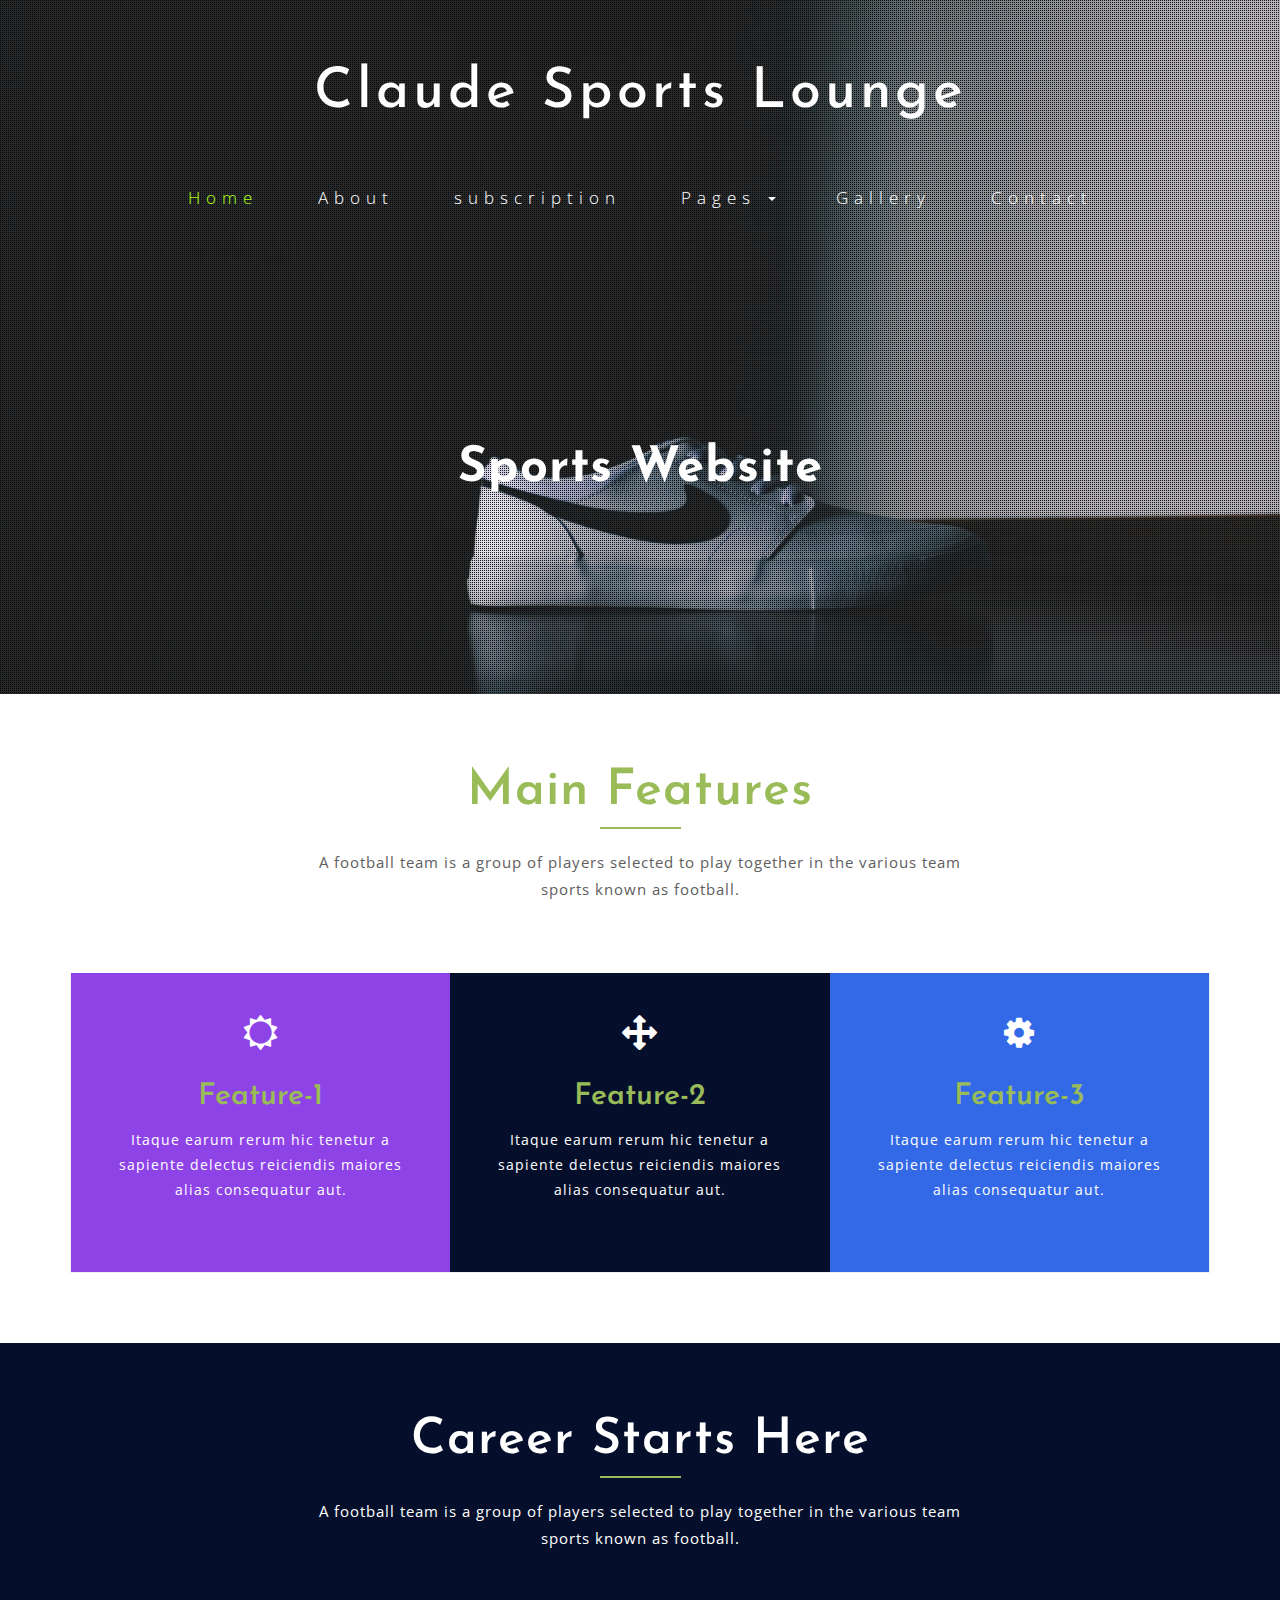
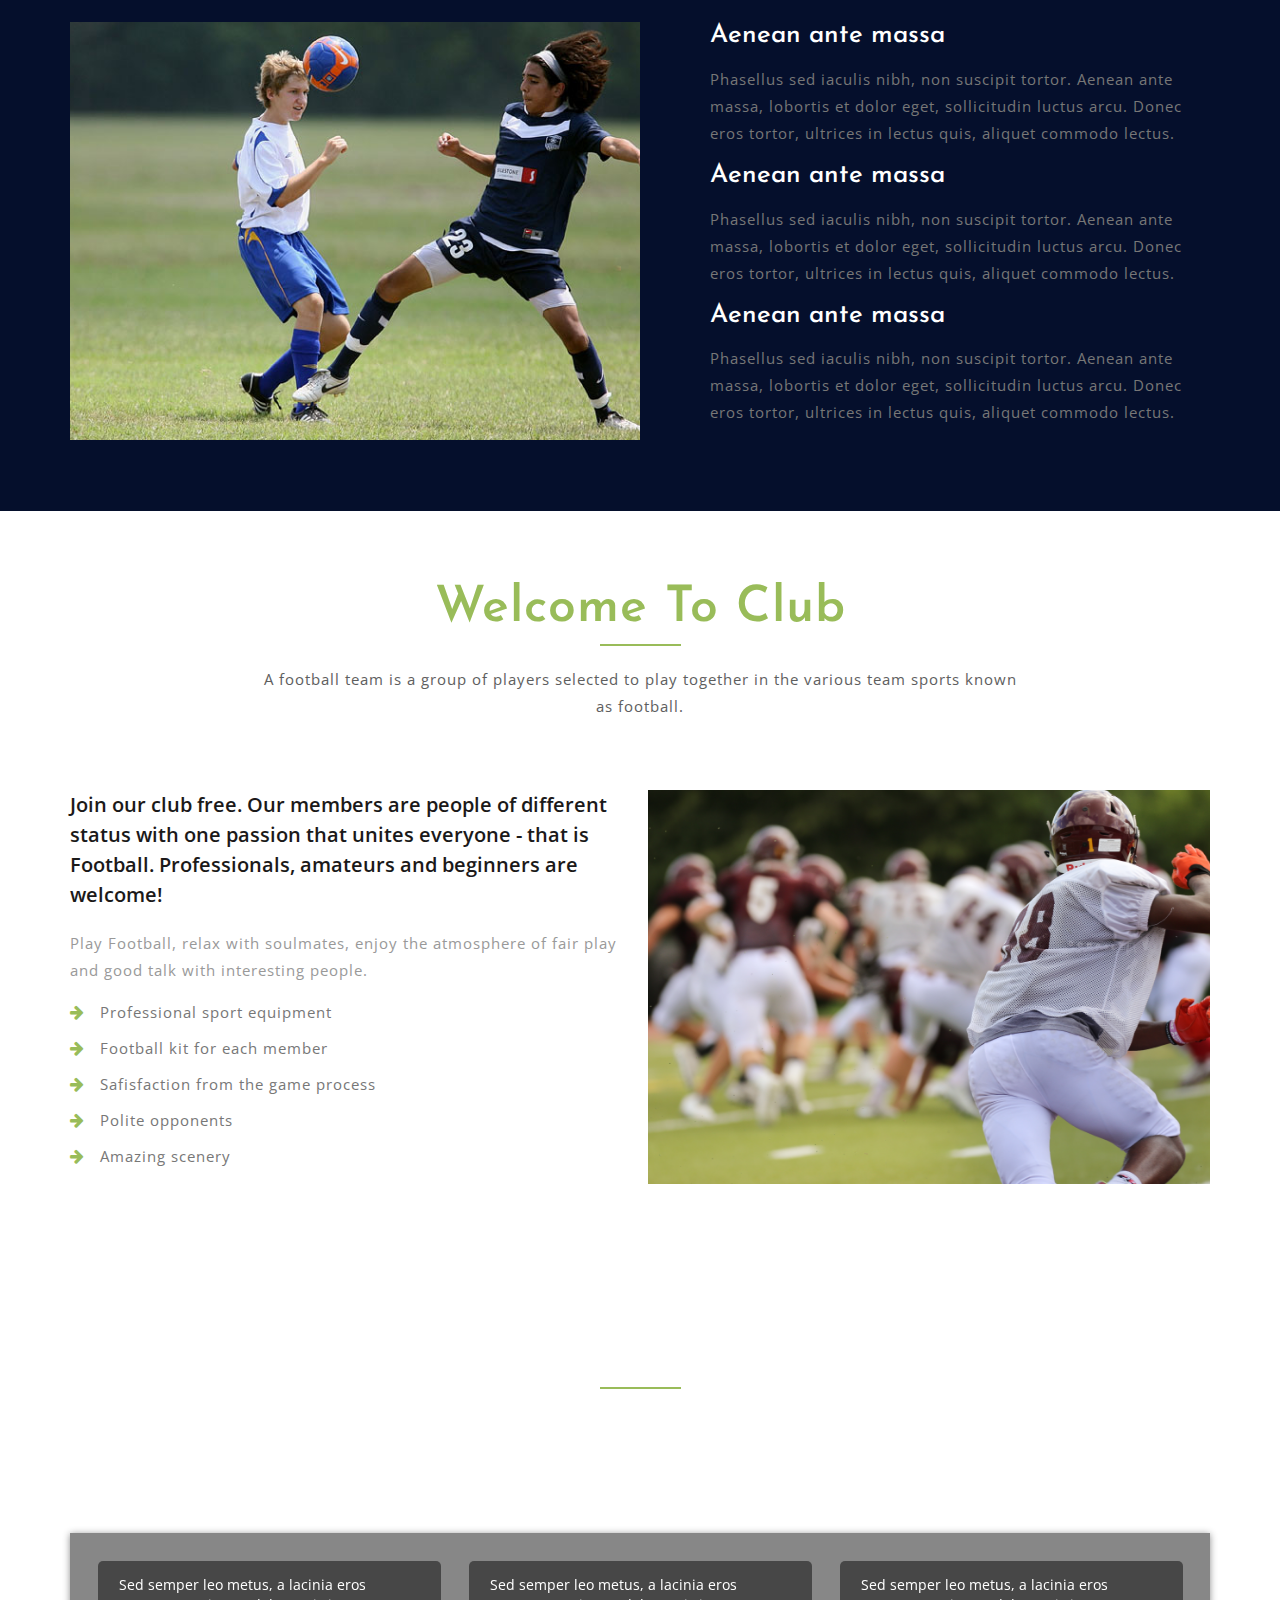
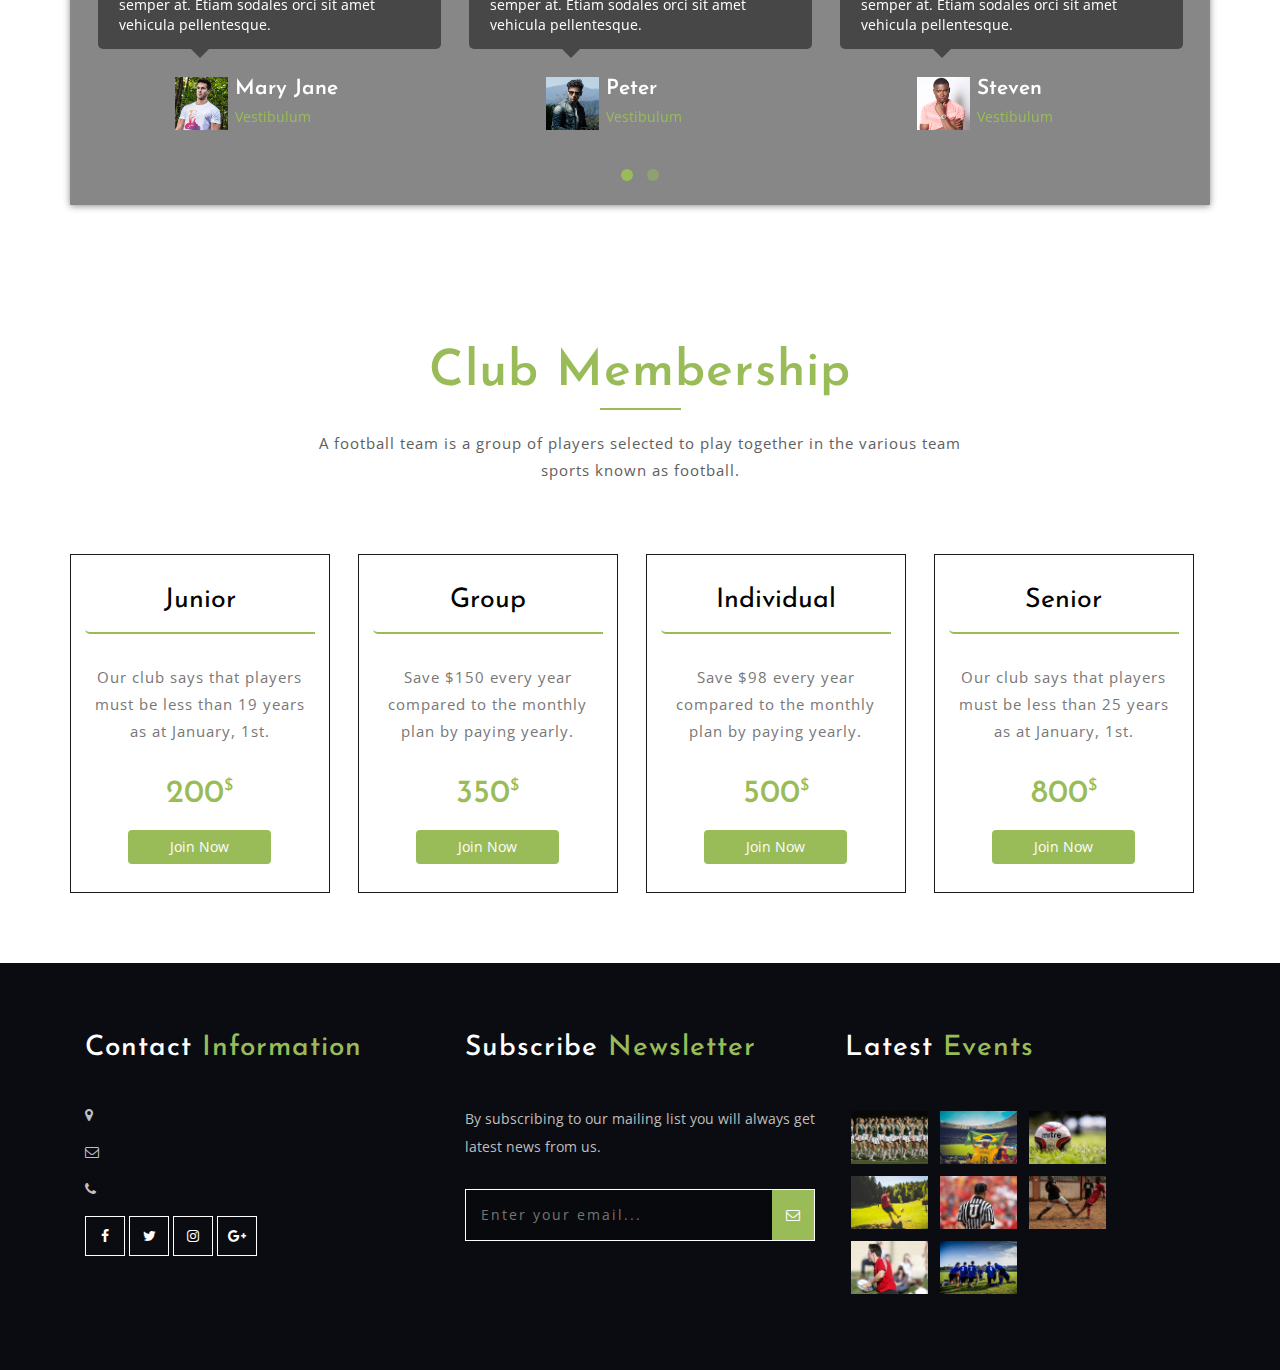
<file: index.html>
<!DOCTYPE html>
<html lang="en">
<head>
<title>Sports website</title>
<meta name="viewport" content="width=device-width, initial-scale=1">
<meta http-equiv="Content-Type" content="text/html; charset=utf-8" />
<meta name="keywords" content="Sports Club Responsive web template, Bootstrap Web Templates, Flat Web Templates, Android Compatible web template,
	SmartPhone Compatible web template, free WebDesigns for Nokia, Samsung, LG, Sony Ericsson, Motorola web design" />
<script type="application/x-javascript"> addEventListener("load", function() { setTimeout(hideURLbar, 0); }, false); function hideURLbar(){ window.scrollTo(0,1); } </script>
<!-- Custom Theme files -->
<link href="css/bootstrap.css" type="text/css" rel="stylesheet" media="all">
<link href="css/style.css" type="text/css" rel="stylesheet" media="all">
<link href="css/font-awesome.css" rel="stylesheet"> <!-- font-awesome icons -->
<!-- //Custom Theme files -->
<link rel="stylesheet" href="css/owl.carousel.css" type="text/css" media="all">
	<link rel="stylesheet" href="css/owl.theme.css" type="text/css" media="all">

<!-- web-fonts -->
<link href="//fonts.googleapis.com/css?family=Josefin+Sans:100,100i,300,300i,400,400i,600,600i,700,700i&amp;subset=latin-ext" rel="stylesheet">
<link href="//fonts.googleapis.com/css?family=Open+Sans:300,300i,400,400i,600,600i,700,700i,800" rel="stylesheet">
<!-- //web-fonts -->
</head>
<body>
	<!-- banner -->
	<div class="w3ls-banner">
		<div class="w3lsbanner-info">
			<!-- header -->
			<div class="header">
				<div class="container">
					<div class="header-mdl agileits-logo"><!-- header-two -->
						<h1><a href="index.html">Claude Sports Lounge</a></h1>
					</div>
					<div class="header-nav"><!-- header-three -->
						<nav class="navbar navbar-default">
							<div class="navbar-header">
								<button type="button" class="navbar-toggle" data-toggle="collapse" data-target="#bs-example-navbar-collapse-1">
									<span class="sr-only">Toggle navigation</span>
									<span class="icon-bar"></span>
									<span class="icon-bar"></span>
									<span class="icon-bar"></span>
								</button>
							</div>
							<!-- top-nav -->
							<div class="collapse navbar-collapse" id="bs-example-navbar-collapse-1">
								<ul class="nav navbar-nav cl-effect-16">
									<li><a href="index.html" class="active" data-hover="Home">Home</a></li>
									<li><a href="about.html" data-hover="About">About</a></li>
										<li><a href="subscription.html" data-hover="subscription">subscription</a></li>
									<li><a href="#" class="dropdown-toggle" data-toggle="dropdown" role="button" aria-haspopup="true" aria-expanded="false">Pages <span class="caret"></span></a>
										<ul class="dropdown-menu">
											<li><a href="icons.html" data-hover="Web Icons">Web Icons</a></li>
											<li><a href="codes.html" data-hover="Short Codes">Short Codes</a></li>
										</ul>
									</li>
									<li><a href="gallery.html" data-hover="Gallery">Gallery</a></li>
									<li><a href="contact.html" data-hover="Contact">Contact</a></li>
								</ul>
								<div class="clearfix"> </div>
							</div>
						</nav>
					</div>
				</div>
			</div>
			<!-- //header -->
			<!-- banner-text -->
			<div class="banner-text agileinfo">
				<div class="container">
					<div class="agileitsbnr-textinfo">
						<h2>Sports Website  <br> </h2>

					</div>
					<!-- arrow bounce -->

					<!-- //arrow bounce -->
				</div>
			</div>
			<!-- //banner-text -->
		</div>
	</div>
	<!-- //banner -->
		<!--about-->
	<div class="about">
		<div class="container">
			<div class="wthree_head_section">
				<h3 class="w3l_header">Main Features</h3>
				<p>A football team is a group of players selected to play together in the various team sports known as football. </p>
			</div>
			<div class="agileits-banner-grids text-center">
				<div class="banner-bottom-girds">
					<div class="col-md-4  col-sm-4 clr1 agileits-banner-grid">
						<span class="fa fa-sun-o banner-icon" aria-hidden="true"></span>
						<h4>Feature-1</h4>
						<p>Itaque earum rerum hic tenetur a sapiente delectus reiciendis maiores alias consequatur aut.</p>

					</div>
					<div class="col-md-4 col-sm-4 clr2 agileits-banner-grid">
						<span class="fa fa-arrows banner-icon" aria-hidden="true"></span>
						<h4>Feature-2</h4>
						<p>Itaque earum rerum hic tenetur a sapiente delectus reiciendis maiores alias consequatur aut.</p>

					</div>
					<div class=" col-md-4 col-sm-4 clr3 agileits-banner-grid">
						<span class="fa fa-cog banner-icon" aria-hidden="true"></span>
						<h4>Feature-3</h4>
						<p>Itaque earum rerum hic tenetur a sapiente delectus reiciendis maiores alias consequatur aut.</p>

					</div>
					<div class="clearfix"></div>
				</div>
			</div>
		</div>
	</div>
	<!--//about-->
	<!-- carrer -->
<div class="carrer">
	<div class="container">
		<div class="wthree_head_section">
				<h3 class="w3l_header ggg">Career Starts Here</h3>
				<p class="hhh">A football team is a group of players selected to play together in the various team sports known as football. </p>
			</div>
			<div class="carrer-top">
				<div class="col-md-6 carrer-left">
				</div>
				<div class="col-md-6 carrer-right">
					<div class="car-ght">
						<h5>Aenean ante massa</h5>
						<p>Phasellus sed iaculis nibh, non suscipit tortor. Aenean ante massa, lobortis et dolor eget, sollicitudin luctus arcu. Donec eros tortor, ultrices in lectus quis, aliquet commodo lectus.</p>
					</div>
					<div class="car-ght">
						<h5>Aenean ante massa</h5>
						<p>Phasellus sed iaculis nibh, non suscipit tortor. Aenean ante massa, lobortis et dolor eget, sollicitudin luctus arcu. Donec eros tortor, ultrices in lectus quis, aliquet commodo lectus.</p>
					</div>
					<div class="car-ght">
						<h5>Aenean ante massa</h5>
						<p>Phasellus sed iaculis nibh, non suscipit tortor. Aenean ante massa, lobortis et dolor eget, sollicitudin luctus arcu. Donec eros tortor, ultrices in lectus quis, aliquet commodo lectus.</p>
					</div>
				</div>
			</diV>
	</div>
</div>
<!-- //carrer -->

<!-- welcome -->
	<div class="about-3">
			<div class="wthree_head_section">
				<h3 class="w3l_header">Welcome To Club</h3>
				<p>A football team is a group of players selected to play together in the various team sports known as football.</p>
			</div>
		<div class="container">
			<div class="d-flex">

				<div class="about1">
					<h4>Join our club free. Our members are people of different status with one passion that unites everyone - that is Football. Professionals, amateurs and beginners are welcome!</h4>
					<p class="details">Play Football, relax with soulmates, enjoy the atmosphere of fair play and good talk with interesting people.</p>
					<ul class="about-list">
						<li><i class="fa fa-arrow-right" aria-hidden="true"></i>Professional sport equipment</li>
						<li><i class="fa fa-arrow-right" aria-hidden="true"></i>Football kit for each member</li>
						<li><i class="fa fa-arrow-right" aria-hidden="true"></i>Safisfaction from the game process</li>
						<li><i class="fa fa-arrow-right" aria-hidden="true"></i>Polite opponents</li>
						<li><i class="fa fa-arrow-right" aria-hidden="true"></i>Amazing scenery</li>
					</ul>
				</div>
				<div class="about2">

				</div>
			</div>

		</div>
	</div>
	<!-- //welcome -->
<!-- feedback -->
	<div class="feedback section-w3ls about-w3ls">
		<div class="feedback-agileinfo">
			<div class="container">
			<div class="wthree_head_section">
				<h3 class="w3l_header ggg">Testimonials</h3>
				<p class="hhh">A football team is a group of players selected to play together in the various team sports known as football.</p>
			</div>
				<div class="agileits-feedback-grids">
					<div id="owl-demo" class="owl-carousel owl-theme">
						<div class="item">
							<div class="feedback-info">
								<div class="feedback-top">
									<p> Sed semper leo metus, a lacinia eros semper at. Etiam sodales orci sit amet vehicula pellentesque. </p>
								</div>
								<div class="feedback-grids">
									<div class="feedback-img">
										<img src="images/t1.jpg" alt="" />
									</div>
									<div class="feedback-img-info">
										<h5>Mary Jane</h5>
										<p>Vestibulum</p>
									</div>
									<div class="clearfix"> </div>
								</div>
							</div>
						</div>
						<div class="item">
							<div class="feedback-info">
								<div class="feedback-top">
									<p> Sed semper leo metus, a lacinia eros semper at. Etiam sodales orci sit amet vehicula pellentesque. </p>
								</div>
								<div class="feedback-grids">
									<div class="feedback-img">
										<img src="images/t2.jpg" alt="" />
									</div>
									<div class="feedback-img-info">
										<h5>Peter</h5>
										<p>Vestibulum</p>
									</div>
									<div class="clearfix"> </div>
								</div>
							</div>
						</div>
						<div class="item">
							<div class="feedback-info">
								<div class="feedback-top">
									<p> Sed semper leo metus, a lacinia eros semper at. Etiam sodales orci sit amet vehicula pellentesque. </p>
								</div>
								<div class="feedback-grids">
									<div class="feedback-img">
										<img src="images/t3.jpg" alt="" />
									</div>
									<div class="feedback-img-info">
										<h5>Steven</h5>
										<p>Vestibulum</p>
									</div>
									<div class="clearfix"> </div>
								</div>
							</div>
						</div>
						<div class="item">
							<div class="feedback-info">
								<div class="feedback-top">
									<p> Sed semper leo metus, a lacinia eros semper at. Etiam sodales orci sit amet vehicula pellentesque. </p>
								</div>
								<div class="feedback-grids">
									<div class="feedback-img">
										<img src="images/t4.jpg" alt="" />
									</div>
									<div class="feedback-img-info">
										<h5>Mary Jane</h5>
										<p>Vestibulum</p>
									</div>
									<div class="clearfix"> </div>
								</div>
							</div>
						</div>
						<div class="item">
							<div class="feedback-info">
								<div class="feedback-top">
									<p> Sed semper leo metus, a lacinia eros semper at. Etiam sodales orci sit amet vehicula pellentesque. </p>
								</div>
								<div class="feedback-grids">
									<div class="feedback-img">
										<img src="images/t1.jpg" alt="" />
									</div>
									<div class="feedback-img-info">
										<h5>Guptill</h5>
										<p>Vestibulum</p>
									</div>
									<div class="clearfix"> </div>
								</div>
							</div>
						</div>
						<div class="item">
							<div class="feedback-info">
								<div class="feedback-top">
									<p> Sed semper leo metus, a lacinia eros semper at. Etiam sodales orci sit amet vehicula pellentesque. </p>
								</div>
								<div class="feedback-grids">
									<div class="feedback-img">
										<img src="images/t2.jpg" alt="" />
									</div>
									<div class="feedback-img-info">
										<h5> Wilson</h5>
										<p>Vestibulum</p>
									</div>
									<div class="clearfix"> </div>
								</div>
							</div>
						</div>
					</div>
				</div>
			</div>
		</div>
	</div>
	<!-- //feedback -->

<!-- pricing -->
	<div class="w3ls-section wthree-pricing">
		<div class="container">
			<div class="wthree_head_section">
				<h3 class="w3l_header">Club Membership</h3>
				<p>A football team is a group of players selected to play together in the various team sports known as football.</p>
			</div>
			<div class="pricing-grids-info">
								<div class="pricing-grid grid-one">
									<div class="w3ls-top">
										<h3>Junior</h3>
									</div>
									<div class="w3ls-bottom">
										<ul class="count">
											<li>Our club says that  players must be less than 19 years as at January, 1st.</li>
										</ul>
										<h4> 200<span class="sup">$</span> </h4>
										<div class="more">
											<a href="contact.html">Join Now</a>
										</div>
									</div>
								</div>
								<div class="pricing-grid grid-two">
									<div class="w3ls-top">
										<h3>Group</h3>
									</div>
									<div class="w3ls-bottom">
										<ul class="count">
											<li>Save $150 every year compared to the monthly plan by paying yearly.</li>
										</ul>
										<h4> 350<span class="sup">$</span> </h4>
										<div class="more">
											<a href="contact.html">Join Now</a>
										</div>
									</div>
								</div>
								<div class="pricing-grid grid-three">
									<div class="w3ls-top">
										<h3>Individual</h3>
									</div>
									<div class="w3ls-bottom">
										<ul class="count">
											<li>Save $98 every year compared to the monthly plan by paying yearly.</li>
										</ul>
										<h4> 500<span class="sup">$</span> </h4>
										<div class="more">
											<a href="contact.html">Join Now</a>
										</div>
									</div>
								</div>
								<div class="zb pricing-grid grid-four">
									<div class="w3ls-top">
										<h3>Senior</h3>
									</div>
									<div class="w3ls-bottom">
										<ul class="count">
											<li>Our club says that  players must be less than 25 years as at January, 1st.</li>
										</ul>
										<h4> 800<span class="sup">$</span> </h4>
										<div class="more">
											<a href="contact.html">Join Now</a>
										</div>
									</div>
								</div>
								<div class="clearfix"> </div>
				<!--End-slider-script-->
			</div>
		</div>
	</div>
	<!--//pricing-->
		<!-- footer -->
	<div class="footer">
	<div class="container">
		<div class="f-bg-w3l">
		<div class="col-md-4 w3layouts_footer_grid">
					<h2>Contact <span>Information</span></h2>
					    <ul class="con_inner_text">
							<li><span class="fa fa-map-marker" aria-hidden="true"></span><label></label></li>
							<li><span class="fa fa-envelope-o" aria-hidden="true"></span> <a href="mailto:info@example.com"></a></li>
							<li><span class="fa fa-phone" aria-hidden="true"></span></li>
						</ul>

					<ul class="social_agileinfo">
						<li><a href="#" class="w3_facebook"><i class="fa fa-facebook"></i></a></li>
						<li><a href="#" class="w3_twitter"><i class="fa fa-twitter"></i></a></li>
						<li><a href="#" class="w3_instagram"><i class="fa fa-instagram"></i></a></li>
						<li><a href="#" class="w3_google"><i class="fa fa-google-plus"></i></a></li>
					</ul>
				</div>
				<div class="col-md-4 w3layouts_footer_grid">
					<h2>Subscribe <span>Newsletter</span></h2>
					<p>By subscribing to our mailing list you will always get latest news from us.</p>
					<form action="#" method="post">
						<input type="email" name="Email" placeholder="Enter your email..." required="">
						<button class="btn1"><i class="fa fa-envelope-o" aria-hidden="true"></i></button>
						<div class="clearfix"> </div>
					</form>
				</div>
				<div class="col-md-4 w3layouts_footer_grid">
					<h3>Latest <span>Events</span></h3>
					  <ul class="con_inner_text midimg">
						<li><a href="#"><img src="images/g5.jpg" alt="" class="img-responsive" /></a></li>
					    <li><a href="#"><img src="images/g6.jpg" alt="" class="img-responsive" /></a></li>
						<li><a href="#"><img src="images/g7.jpg" alt="" class="img-responsive" /></a></li>
						<li><a href="#"><img src="images/g8.jpg" alt="" class="img-responsive" /></a></li>
						<li><a href="#"><img src="images/g9.jpg" alt="" class="img-responsive" /></a></li>
					    <li><a href="#"><img src="images/g10.jpg" alt="" class="img-responsive" /></a></li>
						 <li><a href="#"><img src="images/g12.jpg" alt="" class="img-responsive" /></a></li>
						<li><a href="#"><img src="images/g11.jpg" alt="" class="img-responsive" /></a></li>
				     </ul>

				</div>
				<div class="clearfix"> </div>
			</div>

	<!-- //footer -->

	<!-- js -->
	<script src="js/jquery-2.2.3.min.js"></script>
	<script src="js/SmoothScroll.min.js"></script>
	<!-- //js -->
	<!-- owl carousel -->
	<script src="js/owl.carousel.js"></script>
	<script>
		$(document).ready(function () {
			$("#owl-demo").owlCarousel({

				autoPlay: 3000, //Set AutoPlay to 3 seconds
				autoPlay: true,
				items: 3,
				itemsDesktop: [991, 2],
				itemsDesktopSmall: [414, 4]

			});
		});
	</script>
	<!-- //owl carousel -->
	<!-- start-smooth-scrolling -->
	<script type="text/javascript" src="js/move-top.js"></script>
	<script type="text/javascript" src="js/easing.js"></script>
	<script type="text/javascript">
			jQuery(document).ready(function($) {
				$(".scroll").click(function(event){
					event.preventDefault();

			$('html,body').animate({scrollTop:$(this.hash).offset().top},1000);
				});
			});
	</script>
	<!-- //end-smooth-scrolling -->
	<!-- smooth-scrolling-of-move-up -->
	<script type="text/javascript">
		$(document).ready(function() {
			/*
			var defaults = {
				containerID: 'toTop', // fading element id
				containerHoverID: 'toTopHover', // fading element hover id
				scrollSpeed: 1200,
				easingType: 'linear'
			};
			*/

			$().UItoTop({ easingType: 'easeOutQuart' });

		});
	</script>
	<!-- //smooth-scrolling-of-move-up -->
	<!-- Bootstrap core JavaScript
    ================================================== -->
    <!-- Placed at the end of the document so the pages load faster -->
    <script src="js/bootstrap.js"></script>
</body>
</html>
</file>
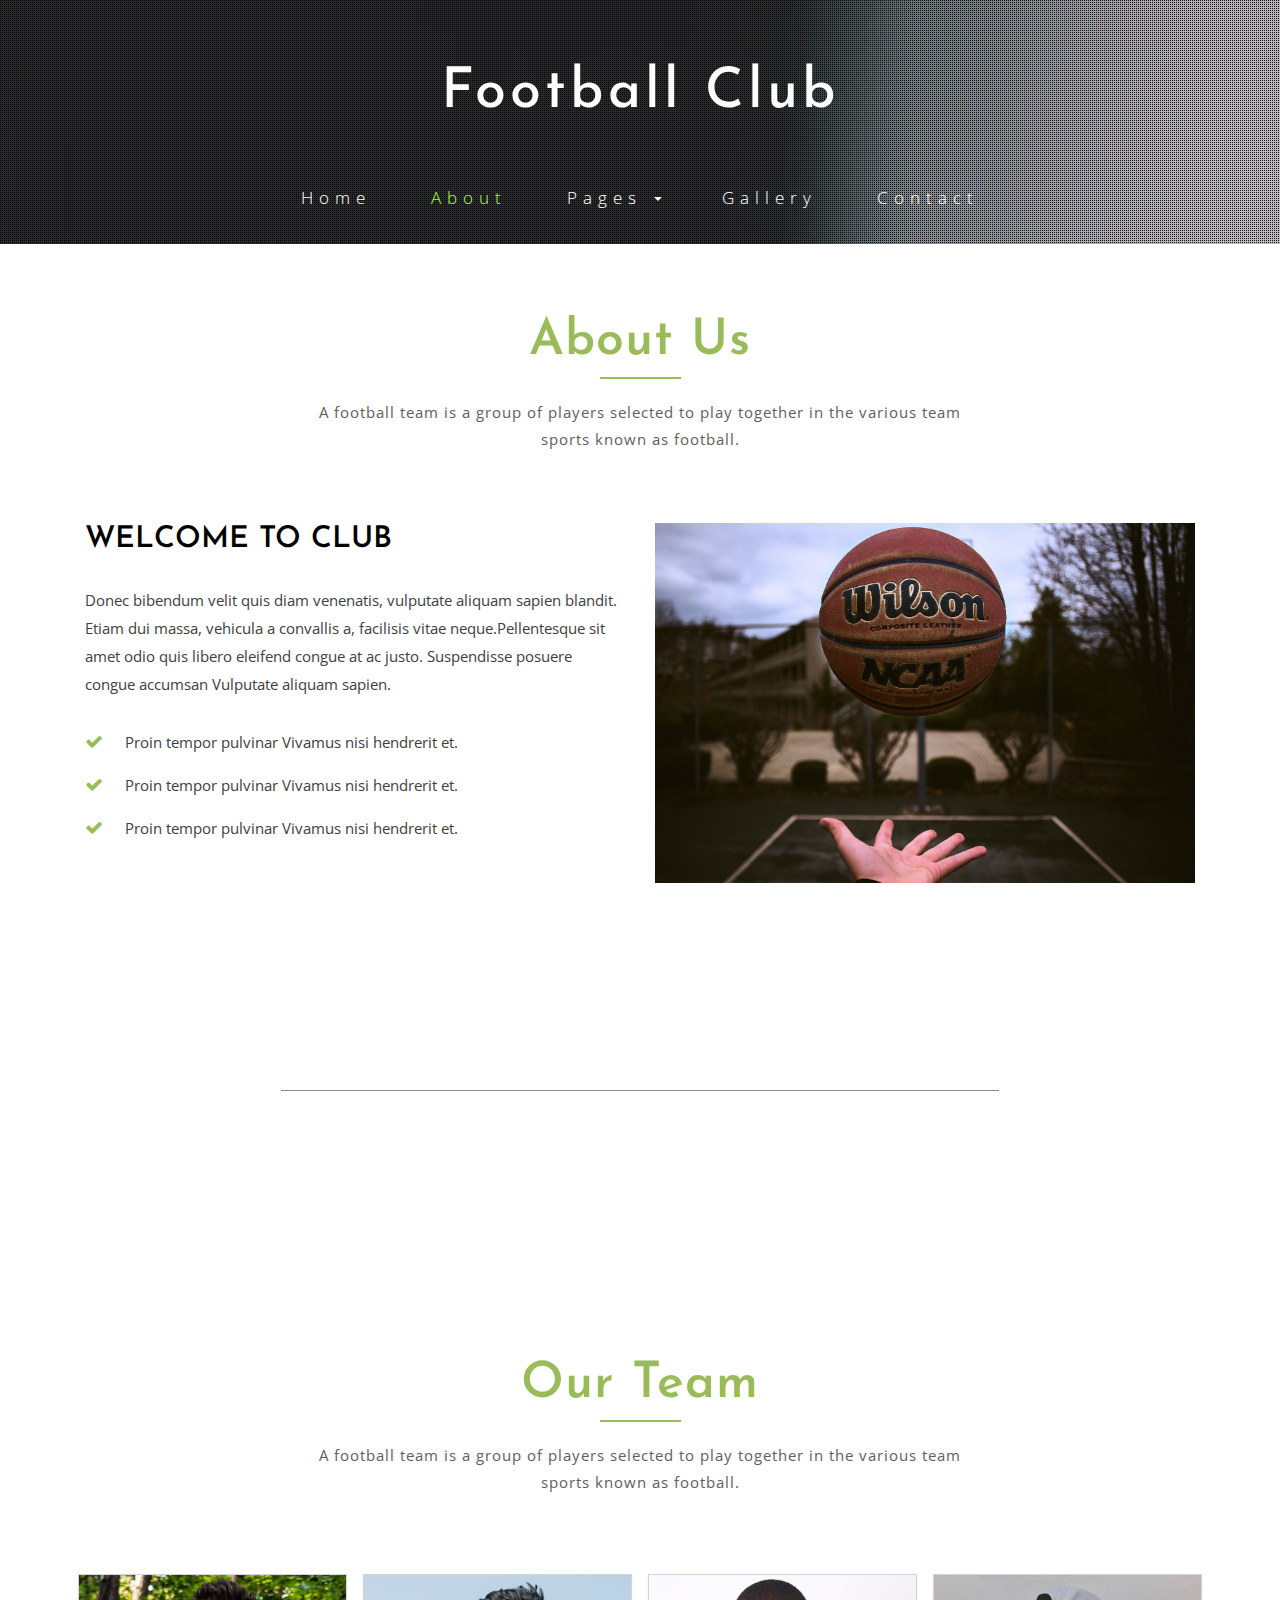
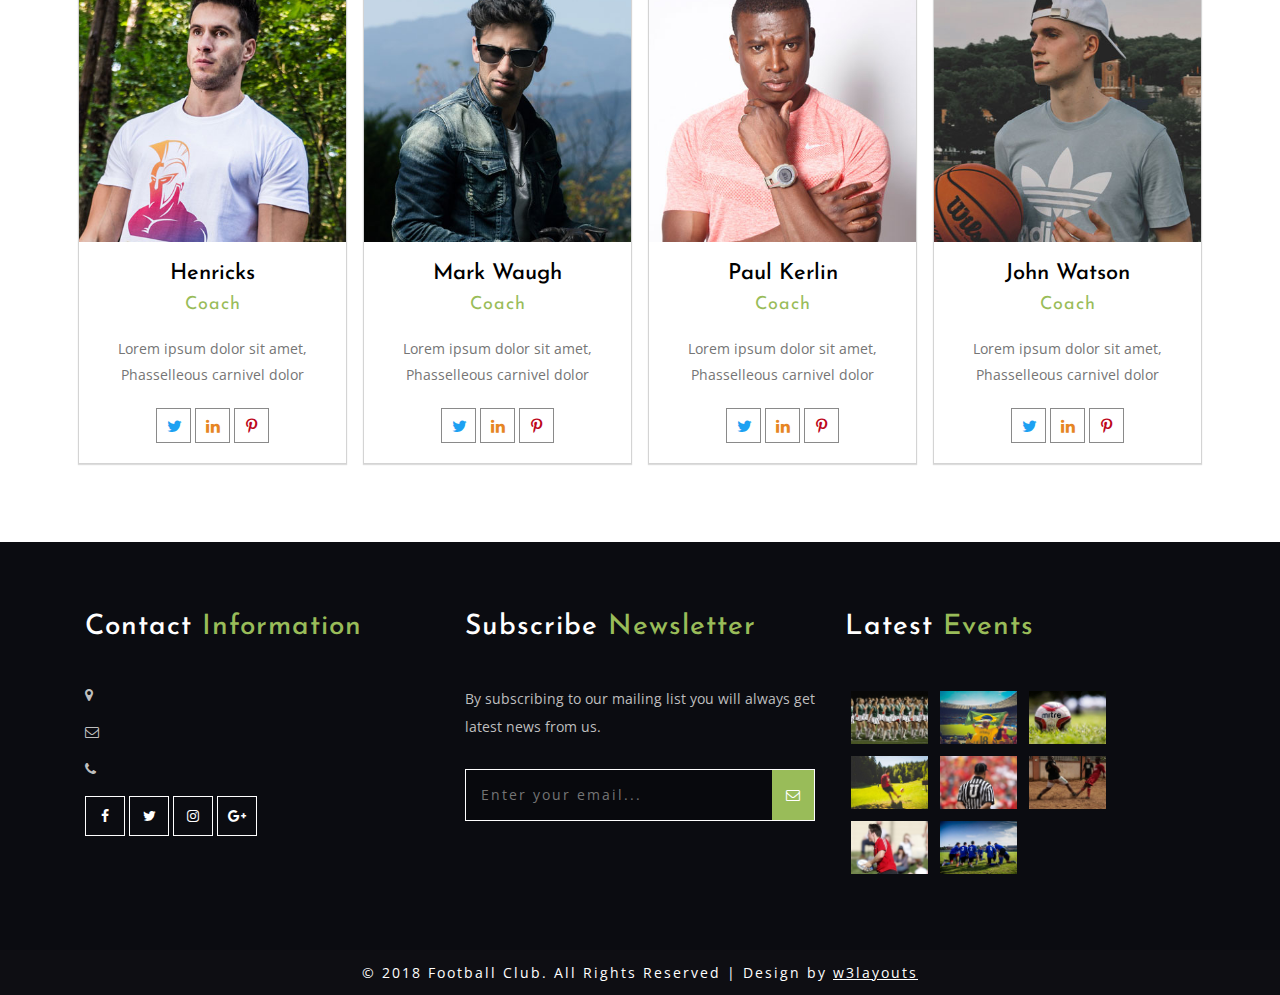
<file: about.html>
<!DOCTYPE html>
<html lang="en">
<head>
<title>Sports website</title>
<meta name="viewport" content="width=device-width, initial-scale=1">
<meta http-equiv="Content-Type" content="text/html; charset=utf-8" />
<meta name="keywords" content="Football Club Responsive web template, Bootstrap Web Templates, Flat Web Templates, Android Compatible web template,
	SmartPhone Compatible web template, free WebDesigns for Nokia, Iphone, Samsung, LG, Sony Ericsson, Motorola web design" />
<script type="application/x-javascript"> addEventListener("load", function() { setTimeout(hideURLbar, 0); }, false); function hideURLbar(){ window.scrollTo(0,1); } </script>
<!-- Custom Theme files -->
<link href="css/bootstrap.css" type="text/css" rel="stylesheet" media="all">
<link href="css/style.css" type="text/css" rel="stylesheet" media="all">
<link href="css/font-awesome.css" rel="stylesheet"> <!-- font-awesome icons -->
<!-- //Custom Theme files -->
<!-- web-fonts -->
<link href="//fonts.googleapis.com/css?family=Josefin+Sans:100,100i,300,300i,400,400i,600,600i,700,700i&amp;subset=latin-ext" rel="stylesheet">
<link href="//fonts.googleapis.com/css?family=Open+Sans:300,300i,400,400i,600,600i,700,700i,800" rel="stylesheet">
<!-- //web-fonts -->
</head>
<body>
	<!-- banner -->
	<div class="w3ls-banner">
		<div class="w3lsbanner-info">
			<!-- header -->
			<div class="header">
				<div class="container">
					<div class="header-mdl agileits-logo"><!-- header-two -->
						<h1><a href="index.html">Football Club</a></h1>
					</div>
					<div class="header-nav"><!-- header-three -->
						<nav class="navbar navbar-default">
							<div class="navbar-header">
								<button type="button" class="navbar-toggle" data-toggle="collapse" data-target="#bs-example-navbar-collapse-1">
									<span class="sr-only">Toggle navigation</span>
									<span class="icon-bar"></span>
									<span class="icon-bar"></span>
									<span class="icon-bar"></span>
								</button>
							</div>
							<!-- top-nav -->
							<div class="collapse navbar-collapse" id="bs-example-navbar-collapse-1">
								<ul class="nav navbar-nav cl-effect-16">
									<li><a href="index.html" data-hover="Home">Home</a></li>
									<li><a href="about.html" class="active" data-hover="About">About</a></li>
									<li><a href="#" class="dropdown-toggle" data-toggle="dropdown" role="button" aria-haspopup="true" aria-expanded="false">Pages <span class="caret"></span></a>
										<ul class="dropdown-menu">
											<li><a href="icons.html" data-hover="Web Icons">Web Icons</a></li>
											<li><a href="codes.html" data-hover="Short Codes">Short Codes</a></li>
										</ul>
									</li>
									<li><a href="gallery.html" data-hover="Gallery">Gallery</a></li>
									<li><a href="contact.html" data-hover="Contact">Contact</a></li>
								</ul>
								<div class="clearfix"> </div>
							</div>
						</nav>
					</div>
				</div>
			</div>
			<!-- //header -->

		</div>
	</div>
	<!-- //banner -->
		<!-- about -->
<div class="about">
	<div class="container">
	<div class="wthree_head_section">
				<h3 class="w3l_header">About Us</h3>
				<p>A football team is a group of players selected to play together in the various team sports known as football.</p>
			</div>
		<div class="ab-agile">
			<div class="col-md-6 aboutleft">
				<h3>Welcome to Club</h3>
				<p class="para1">Donec bibendum velit quis diam venenatis, vulputate aliquam sapien blandit.
				Etiam dui massa, vehicula a convallis a, facilisis vitae neque.Pellentesque sit amet
				odio quis libero eleifend congue at ac justo. Suspendisse posuere congue accumsan Vulputate aliquam sapien. </p>
				<p><i class="fa fa-check" aria-hidden="true"></i> Proin tempor pulvinar Vivamus nisi hendrerit et. </p>
				<p><i class="fa fa-check" aria-hidden="true"></i> Proin tempor pulvinar Vivamus nisi hendrerit et. </p>
				<p><i class="fa fa-check" aria-hidden="true"></i> Proin tempor pulvinar Vivamus nisi hendrerit et. </p>
				</div>
			<div class="col-md-6 aboutright">
				<img src="images/g0.jpg" class="img-responsive" alt="" />
			</div>
			<div class="clearfix"></div>
		</div>
	</div>
</div>
<!-- //about -->
<!-- wthree-mid -->
	<div class="wthree-mid">
		<div class="container">
			<h3>Nisl amet dolor sit ipsum veroeros sed blandit</h3>
			<p>Standard dummy text ever since the 1500s, when an unknown printer took a galley of type and scrambled it to make a type specimen book</p>
		</div>
	</div>
<!-- //wthree-mid -->
<!-- Team section -->
<section class="team" >
	<div class="container">
		<div class="wthree_head_section">
				<h3 class="w3l_header">Our Team</h3>
				<p>A football team is a group of players selected to play together in the various team sports known as football.</p>
			</div>
		<div class="team-grid-top">
			<div class="col-md-3 team1">
				<div class="inner-team1">
				<img src="images/t1.jpg" alt="" />
				<h3>Henricks</h3>
				<h4>Coach</h4>
				<p>Lorem ipsum dolor sit amet, Phasselleous carnivel dolor</p>
					<div class="team-social">
						<a href="#"><i class="fa fa-twitter"></i></a>
						<a href="#"><i class="fa fa-linkedin"></i></a>
						<a href="#"><i class="fa fa-pinterest-p"></i></a>
					</div>
				</div>
			</div>
			<div class="col-md-3 team1">
				<div class="inner-team1">
				<img src="images/t2.jpg" alt="" />
				<h3>Mark Waugh</h3>
				<h4>Coach</h4>
				<p>Lorem ipsum dolor sit amet, Phasselleous carnivel dolor</p>
					<div class="team-social">
						<a href="#"><i class="fa fa-twitter"></i></a>
						<a href="#"><i class="fa fa-linkedin"></i></a>
						<a href="#"><i class="fa fa-pinterest-p"></i></a>
					</div>
				</div>
			</div>
			<div class="col-md-3 team1">
				<div class="inner-team1">
				<img src="images/t3.jpg" alt="" />
				<h3>Paul kerlin</h3>
				<h4>Coach</h4>
				<p>Lorem ipsum dolor sit amet, Phasselleous carnivel dolor</p>
					<div class="team-social">
						<a href="#"><i class="fa fa-twitter"></i></a>
						<a href="#"><i class="fa fa-linkedin"></i></a>
						<a href="#"><i class="fa fa-pinterest-p"></i></a>
					</div>
				</div>
			</div>
			<div class="col-md-3 team1">
				<div class="inner-team1">
				<img src="images/t4.jpg" alt="" />
				<h3>john watson</h3>
				<h4>Coach</h4>
				<p>Lorem ipsum dolor sit amet, Phasselleous carnivel dolor</p>
					<div class="team-social">
						<a href="#"><i class="fa fa-twitter"></i></a>
						<a href="#"><i class="fa fa-linkedin"></i></a>
						<a href="#"><i class="fa fa-pinterest-p"></i></a>
					</div>
				</div>
			</div>
			<div class="clearfix"></div>
		</div>
		<div class="clearfix"></div>

	</div>
</section>
<!-- //Team section -->

		<!-- footer -->
	<div class="footer">
	<div class="container">
		<div class="f-bg-w3l">
		<div class="col-md-4 w3layouts_footer_grid">
					<h2>Contact <span>Information</span></h2>
					    <ul class="con_inner_text">
							<li><span class="fa fa-map-marker" aria-hidden="true"></span><label></label></li>
							<li><span class="fa fa-envelope-o" aria-hidden="true"></span> <a href="mailto:info@example.com"></a></li>
							<li><span class="fa fa-phone" aria-hidden="true"></span></li>
						</ul>

					<ul class="social_agileinfo">
						<li><a href="#" class="w3_facebook"><i class="fa fa-facebook"></i></a></li>
						<li><a href="#" class="w3_twitter"><i class="fa fa-twitter"></i></a></li>
						<li><a href="#" class="w3_instagram"><i class="fa fa-instagram"></i></a></li>
						<li><a href="#" class="w3_google"><i class="fa fa-google-plus"></i></a></li>
					</ul>
				</div>
				<div class="col-md-4 w3layouts_footer_grid">
					<h2>Subscribe <span>Newsletter</span></h2>
					<p>By subscribing to our mailing list you will always get latest news from us.</p>
					<form action="#" method="post">
						<input type="email" name="Email" placeholder="Enter your email..." required="">
						<button class="btn1"><i class="fa fa-envelope-o" aria-hidden="true"></i></button>
						<div class="clearfix"> </div>
					</form>
				</div>
				<div class="col-md-4 w3layouts_footer_grid">
					<h3>Latest <span>Events</span></h3>
					  <ul class="con_inner_text midimg">
						<li><a href="#"><img src="images/g5.jpg" alt="" class="img-responsive" /></a></li>
					    <li><a href="#"><img src="images/g6.jpg" alt="" class="img-responsive" /></a></li>
						<li><a href="#"><img src="images/g7.jpg" alt="" class="img-responsive" /></a></li>
						<li><a href="#"><img src="images/g8.jpg" alt="" class="img-responsive" /></a></li>
						<li><a href="#"><img src="images/g9.jpg" alt="" class="img-responsive" /></a></li>
					    <li><a href="#"><img src="images/g10.jpg" alt="" class="img-responsive" /></a></li>
						 <li><a href="#"><img src="images/g12.jpg" alt="" class="img-responsive" /></a></li>
						<li><a href="#"><img src="images/g11.jpg" alt="" class="img-responsive" /></a></li>
				     </ul>

				</div>
				<div class="clearfix"> </div>
			</div>
			</div>
			<p class="copyright">© 2018 Football Club. All Rights Reserved | Design by <a href="https://w3layouts.com/" target="_blank">w3layouts</a></p>
	</div>
	<!-- //footer -->

	<!-- js -->
	<script src="js/jquery-2.2.3.min.js"></script>
	<script src="js/SmoothScroll.min.js"></script>
	<!-- //js -->
	<!-- start-smooth-scrolling -->
	<script type="text/javascript" src="js/move-top.js"></script>
	<script type="text/javascript" src="js/easing.js"></script>
	<script type="text/javascript">
			jQuery(document).ready(function($) {
				$(".scroll").click(function(event){
					event.preventDefault();

			$('html,body').animate({scrollTop:$(this.hash).offset().top},1000);
				});
			});
	</script>
	<!-- //end-smooth-scrolling -->
	<!-- smooth-scrolling-of-move-up -->
	<script type="text/javascript">
		$(document).ready(function() {
			/*
			var defaults = {
				containerID: 'toTop', // fading element id
				containerHoverID: 'toTopHover', // fading element hover id
				scrollSpeed: 1200,
				easingType: 'linear'
			};
			*/

			$().UItoTop({ easingType: 'easeOutQuart' });

		});
	</script>
	<!-- //smooth-scrolling-of-move-up -->
	<!-- Bootstrap core JavaScript
    ================================================== -->
    <!-- Placed at the end of the document so the pages load faster -->
    <script src="js/bootstrap.js"></script>
</body>
</html>
</file>
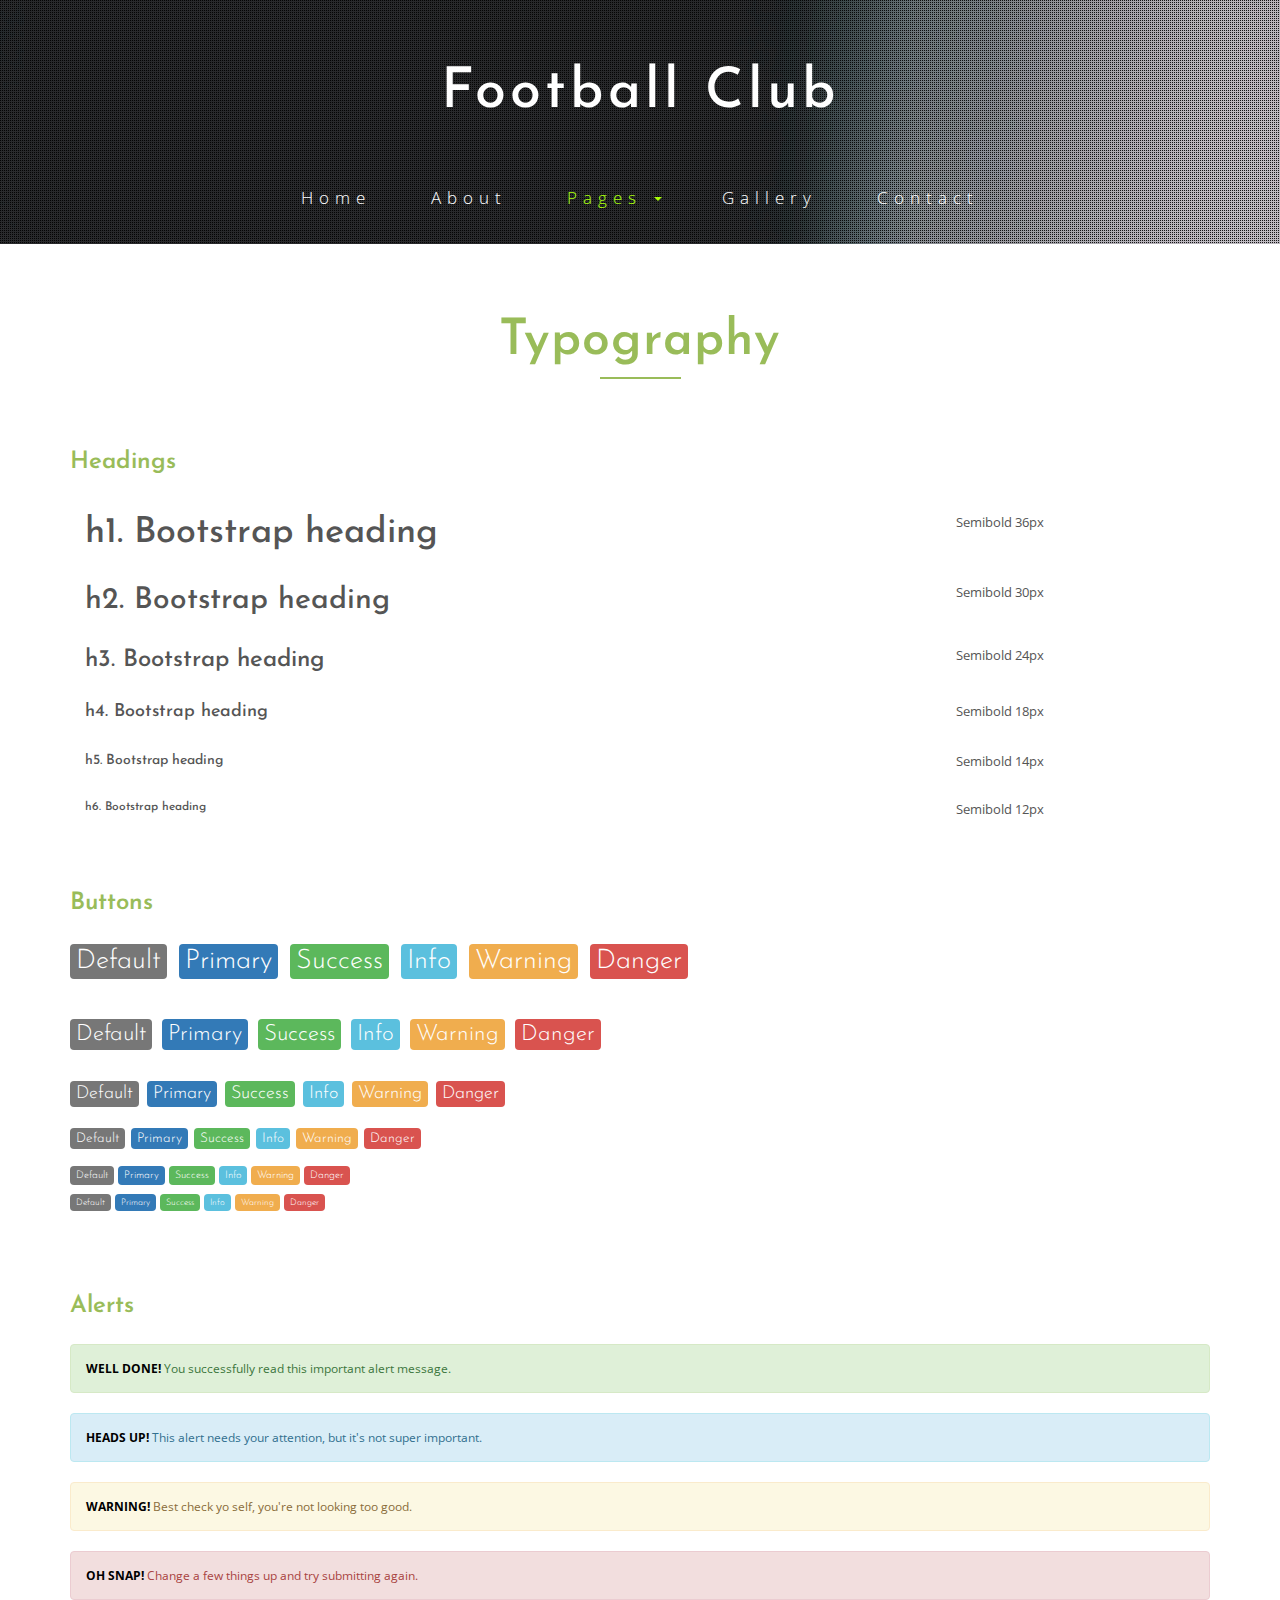
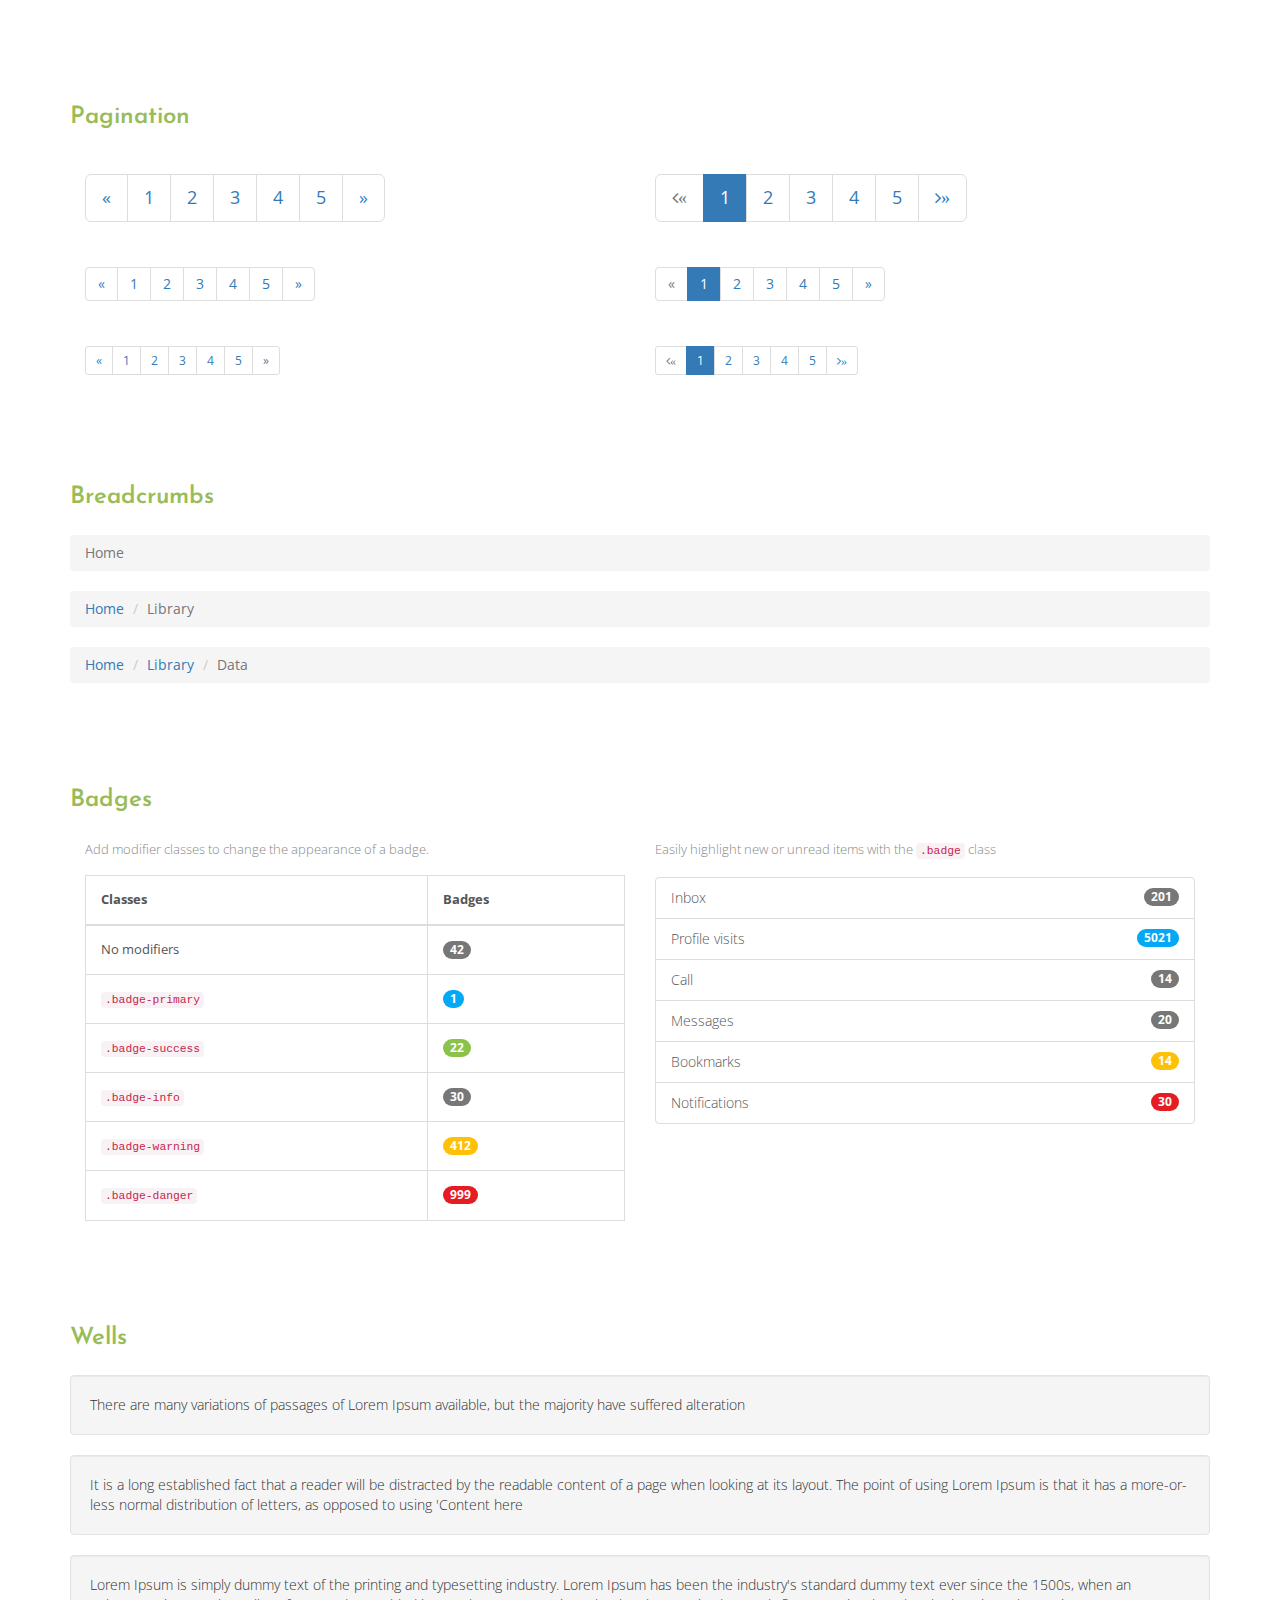
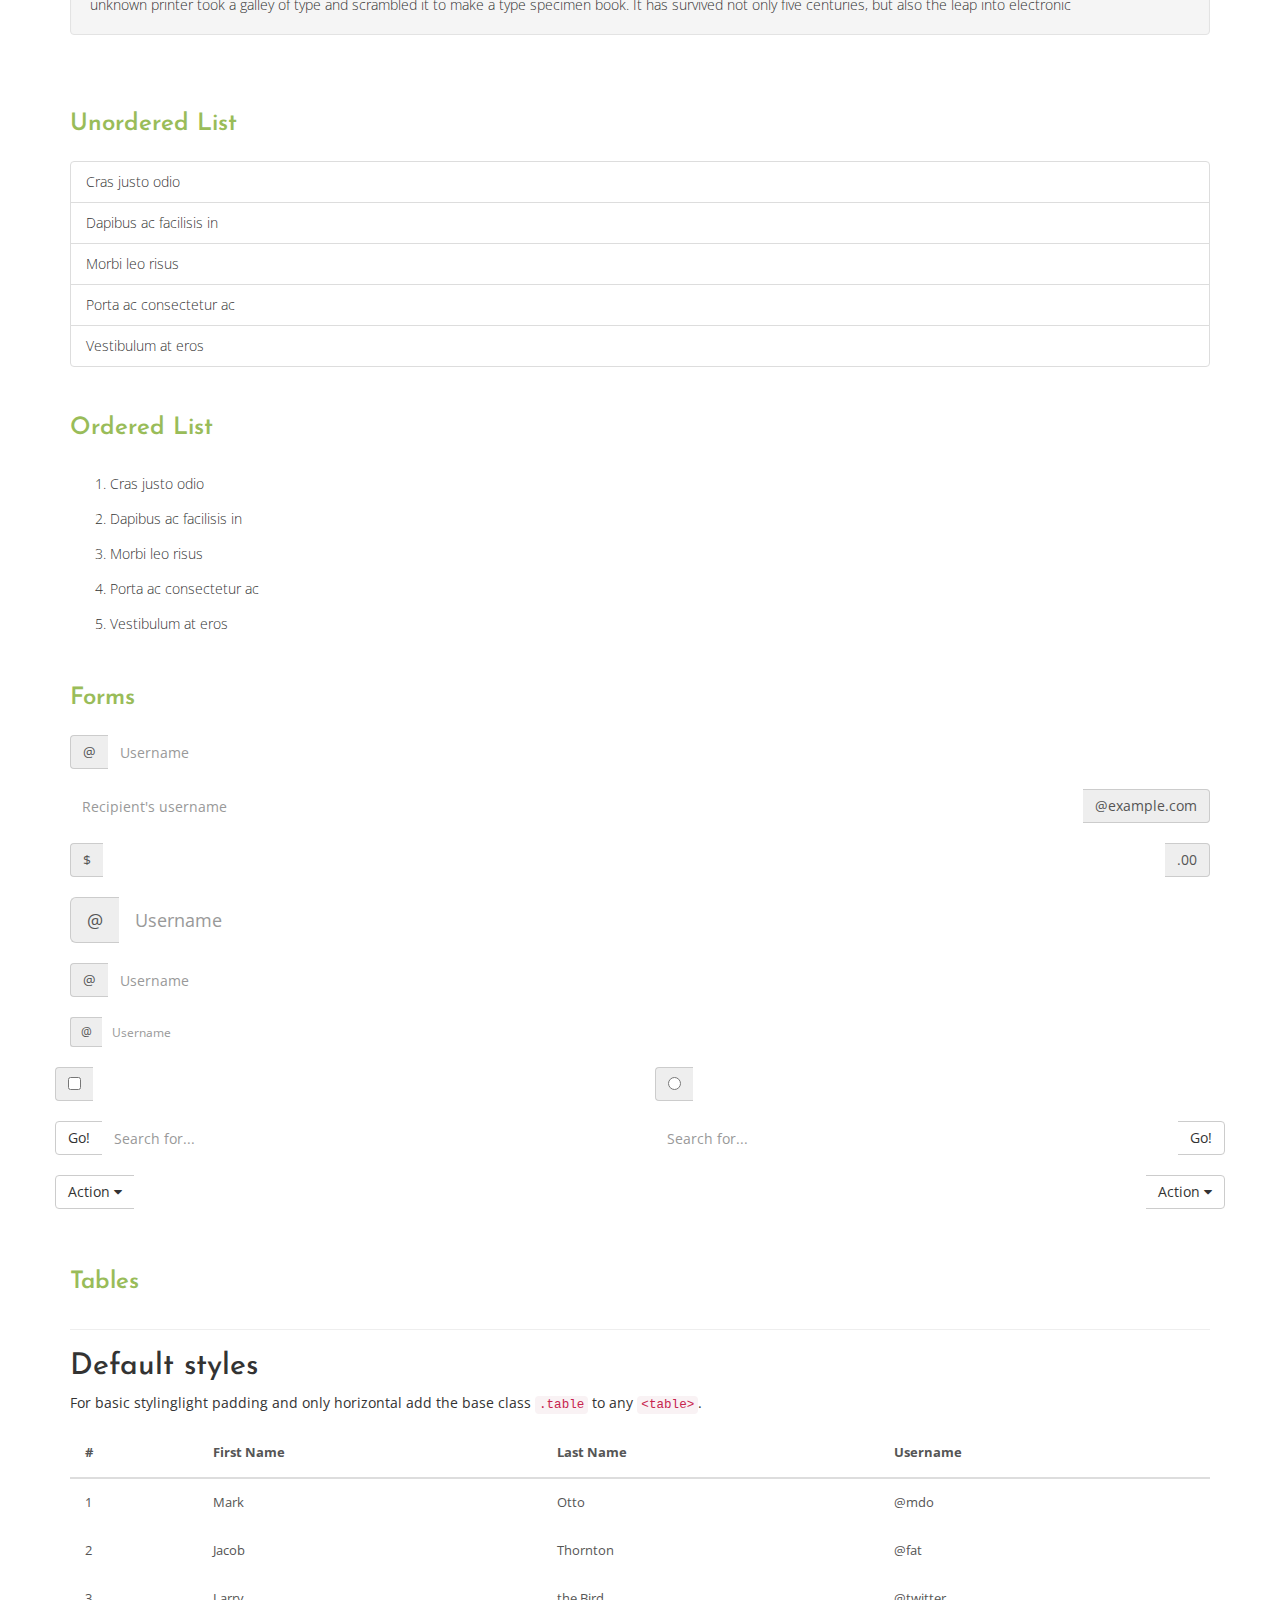
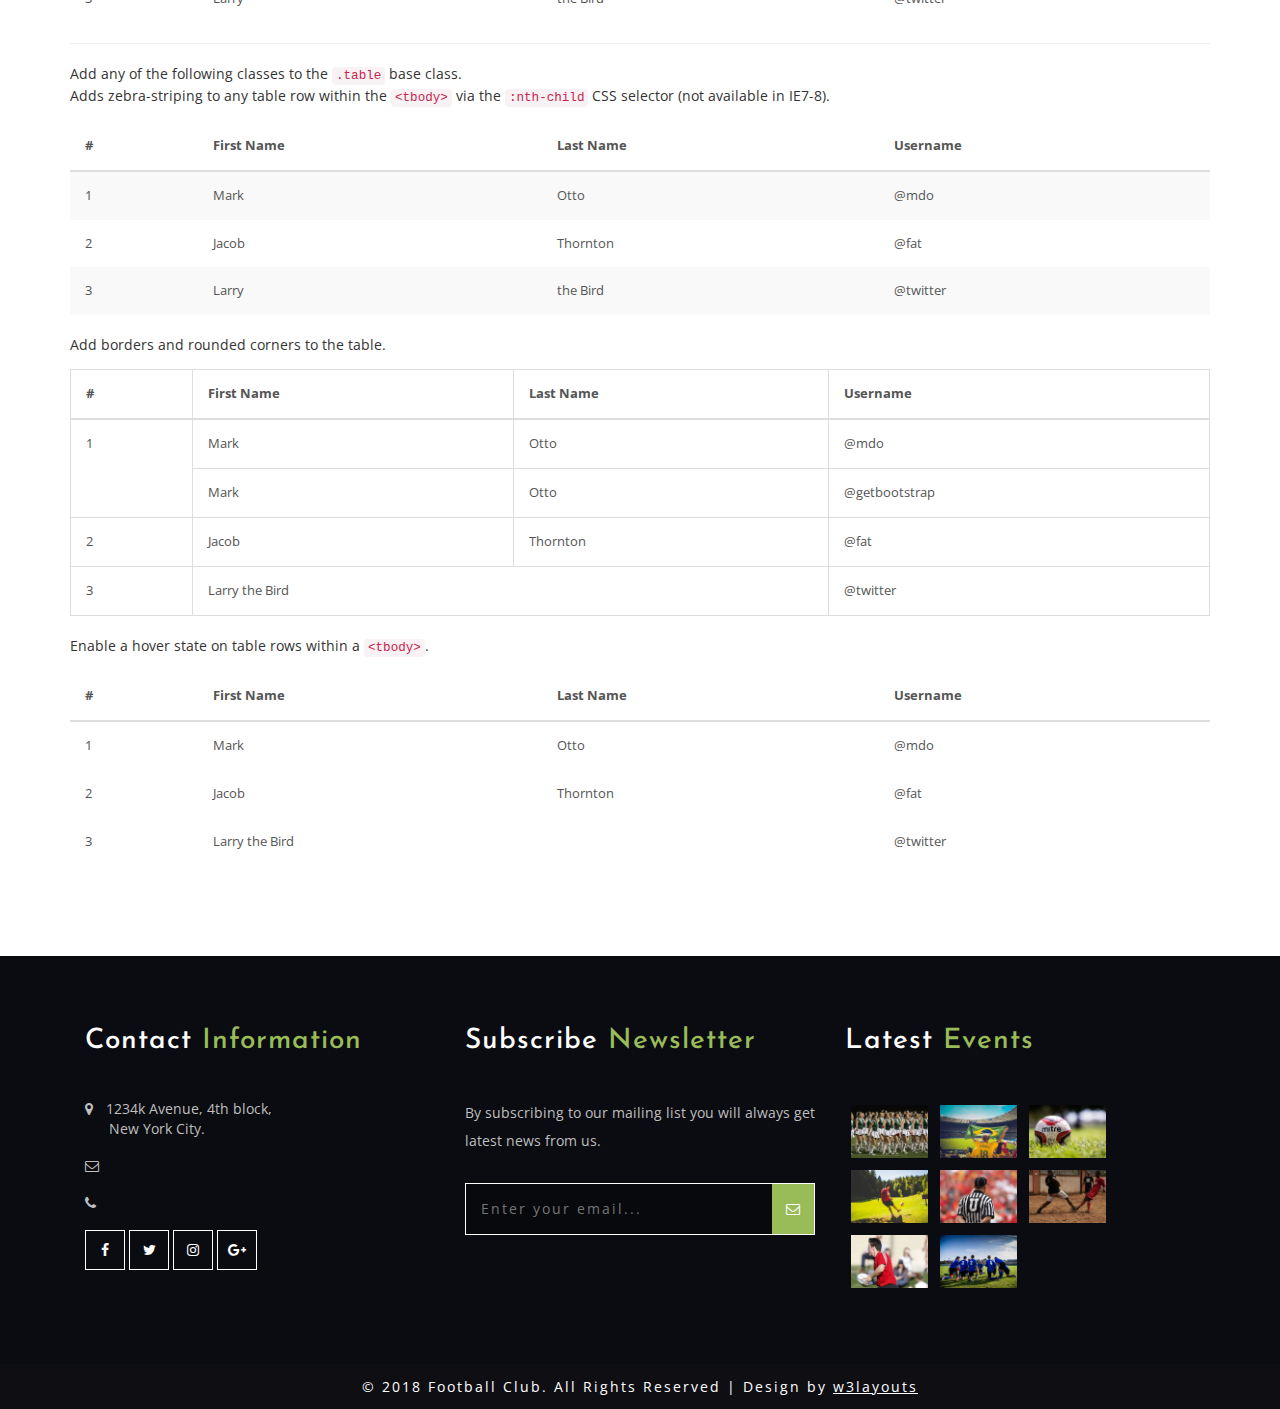
<file: codes.html>
<!DOCTYPE html>
<html lang="en">
<head>
<title>Football Club a Sports Category Bootstrap Responsive website Template | Codes :: w3layouts</title>
<meta name="viewport" content="width=device-width, initial-scale=1">
<meta http-equiv="Content-Type" content="text/html; charset=utf-8" />
<meta name="keywords" content="Football Club Responsive web template, Bootstrap Web Templates, Flat Web Templates, Android Compatible web template,
	SmartPhone Compatible web template, free WebDesigns for Nokia, Samsung, LG, Sony Ericsson, Motorola web design" />
<script type="application/x-javascript"> addEventListener("load", function() { setTimeout(hideURLbar, 0); }, false); function hideURLbar(){ window.scrollTo(0,1); } </script>
<!-- Custom Theme files -->
<link href="css/bootstrap.css" type="text/css" rel="stylesheet" media="all">
<link href="css/style.css" type="text/css" rel="stylesheet" media="all">
<link href="css/font-awesome.css" rel="stylesheet"> <!-- font-awesome icons -->
<!-- //Custom Theme files -->
<!-- web-fonts -->
<link href="//fonts.googleapis.com/css?family=Josefin+Sans:100,100i,300,300i,400,400i,600,600i,700,700i&amp;subset=latin-ext" rel="stylesheet">
<link href="//fonts.googleapis.com/css?family=Open+Sans:300,300i,400,400i,600,600i,700,700i,800" rel="stylesheet">
<!-- //web-fonts -->
</head>
<body>
	<!-- banner -->
	<div class="w3ls-banner">
		<div class="w3lsbanner-info">
			<!-- header -->
			<div class="header">
				<div class="container">
					<div class="header-mdl agileits-logo"><!-- header-two -->
						<h1><a href="index.html">Football Club</a></h1>
					</div>
					<div class="header-nav"><!-- header-three -->
						<nav class="navbar navbar-default">
							<div class="navbar-header">
								<button type="button" class="navbar-toggle" data-toggle="collapse" data-target="#bs-example-navbar-collapse-1">
									<span class="sr-only">Toggle navigation</span>
									<span class="icon-bar"></span>
									<span class="icon-bar"></span>
									<span class="icon-bar"></span>
								</button>
							</div>
							<!-- top-nav -->
							<div class="collapse navbar-collapse" id="bs-example-navbar-collapse-1">
								<ul class="nav navbar-nav cl-effect-16">
									<li><a href="index.html" data-hover="Home">Home</a></li>
									<li><a href="about.html" data-hover="About">About</a></li>
									<li><a href="#" class="active"  class="dropdown-toggle" data-toggle="dropdown" role="button" aria-haspopup="true" aria-expanded="false">Pages <span class="caret"></span></a>
										<ul class="dropdown-menu">
											<li><a href="icons.html" data-hover="Web Icons">Web Icons</a></li>
											<li><a href="codes.html" data-hover="Short Codes">Short Codes</a></li>
										</ul>
									</li>
									<li><a href="gallery.html" data-hover="Gallery">Gallery</a></li>
									<li><a href="contact.html" data-hover="Contact">Contact</a></li>
								</ul>
								<div class="clearfix"> </div>
							</div>
						</nav>
					</div>
				</div>
			</div>
			<!-- //header -->

		</div>
	</div>
	<!-- //banner -->
	<!-- typography -->
	<div class="banner-bottom">
        <div class="container">
            <div class="wthree_head_section">
                <h3 class="w3l_header w3_agileits_header">Typography</h3>
            </div>
            <div class="agile_wthree_inner_grids">
                <div class="grid_3 grid_4 w3layouts">
                    <h3 class="hdg">Headings</h3>
                    <div class="bs-example">
                        <table class="table">
                            <tbody>
                                <tr>
                                    <td>
                                        <h1 id="h1.-bootstrap-heading">h1. Bootstrap heading<a class="anchorjs-link" href="#h1.-bootstrap-heading"><span class="anchorjs-icon"></span></a></h1>
                                    </td>
                                    <td class="type-info">Semibold 36px</td>
                                </tr>
                                <tr>
                                    <td>
                                        <h2 id="h2.-bootstrap-heading">h2. Bootstrap heading<a class="anchorjs-link" href="#h2.-bootstrap-heading"><span class="anchorjs-icon"></span></a></h2>
                                    </td>
                                    <td class="type-info">Semibold 30px</td>
                                </tr>
                                <tr>
                                    <td>
                                        <h3 id="h3.-bootstrap-heading">h3. Bootstrap heading<a class="anchorjs-link" href="#h3.-bootstrap-heading"><span class="anchorjs-icon"></span></a></h3>
                                    </td>
                                    <td class="type-info">Semibold 24px</td>
                                </tr>
                                <tr>
                                    <td>
                                        <h4 id="h4.-bootstrap-heading">h4. Bootstrap heading<a class="anchorjs-link" href="#h4.-bootstrap-heading"><span class="anchorjs-icon"></span></a></h4>
                                    </td>
                                    <td class="type-info">Semibold 18px</td>
                                </tr>
                                <tr>
                                    <td>
                                        <h5 id="h5.-bootstrap-heading">h5. Bootstrap heading<a class="anchorjs-link" href="#h5.-bootstrap-heading"><span class="anchorjs-icon"></span></a></h5>
                                    </td>
                                    <td class="type-info">Semibold 14px</td>
                                </tr>
                                <tr>
                                    <td>
                                        <h6>h6. Bootstrap heading</h6>
                                    </td>
                                    <td class="type-info">Semibold 12px</td>
                                </tr>
                            </tbody>
                        </table>
                    </div>
                </div>
                <div class="grid_3 grid_5 w3">
                    <h3>Buttons</h3>
                    <h1>
                        <a href="#"><span class="label label-default">Default</span></a>
                        <a href="#"><span class="label label-primary">Primary</span></a>
                        <a href="#"><span class="label label-success">Success</span></a>
                        <a href="#"><span class="label label-info">Info</span></a>
                        <a href="#"><span class="label label-warning">Warning</span></a>
                        <a href="#"><span class="label label-danger">Danger</span></a>
                    </h1>
                    <h2>
                        <a href="#"><span class="label label-default">Default</span></a>
                        <a href="#"><span class="label label-primary">Primary</span></a>
                        <a href="#"><span class="label label-success">Success</span></a>
                        <a href="#"><span class="label label-info">Info</span></a>
                        <a href="#"><span class="label label-warning">Warning</span></a>
                        <a href="#"><span class="label label-danger">Danger</span></a>
                    </h2>
                    <h3>
                        <a href="#"><span class="label label-default">Default</span></a>
                        <a href="#"><span class="label label-primary">Primary</span></a>
                        <a href="#"><span class="label label-success">Success</span></a>
                        <a href="#"><span class="label label-info">Info</span></a>
                        <a href="#"><span class="label label-warning">Warning</span></a>
                        <a href="#"><span class="label label-danger">Danger</span></a>
                    </h3>
                    <h4>
                        <a href="#"><span class="label label-default">Default</span></a>
                        <a href="#"><span class="label label-primary">Primary</span></a>
                        <a href="#"><span class="label label-success">Success</span></a>
                        <a href="#"><span class="label label-info">Info</span></a>
                        <a href="#"><span class="label label-warning">Warning</span></a>
                        <a href="#"><span class="label label-danger">Danger</span></a>
                    </h4>
                    <h5>
                        <a href="#"><span class="label label-default">Default</span></a>
                        <a href="#"><span class="label label-primary">Primary</span></a>
                        <a href="#"><span class="label label-success">Success</span></a>
                        <a href="#"><span class="label label-info">Info</span></a>
                        <a href="#"><span class="label label-warning">Warning</span></a>
                        <a href="#"><span class="label label-danger">Danger</span></a>
                    </h5>
                    <h6>
                        <a href="#"><span class="label label-default">Default</span></a>
                        <a href="#"><span class="label label-primary">Primary</span></a>
                        <a href="#"><span class="label label-success">Success</span></a>
                        <a href="#"><span class="label label-info">Info</span></a>
                        <a href="#"><span class="label label-warning">Warning</span></a>
                        <a href="#"><span class="label label-danger">Danger</span></a>
                    </h6>
                </div>

                <div class="grid_3 grid_5 w3ls">
                    <h3>Alerts</h3>
                    <div class="alert alert-success" role="alert">
                        <strong>Well done!</strong> You successfully read this important alert message.
                    </div>
                    <div class="alert alert-info" role="alert">
                        <strong>Heads up!</strong> This alert needs your attention, but it's not super important.
                    </div>
                    <div class="alert alert-warning" role="alert">
                        <strong>Warning!</strong> Best check yo self, you're not looking too good.
                    </div>
                    <div class="alert alert-danger" role="alert">
                        <strong>Oh snap!</strong> Change a few things up and try submitting again.
                    </div>
                </div>
                <div class="grid_3 grid_5 agileits">
                    <h3>Pagination</h3>
                    <div class="col-md-6">
                        <nav>
                            <ul class="pagination pagination-lg">
                                <li><a href="#" aria-label="Previous"><span aria-hidden="true">«</span></a></li>
                                <li><a href="#">1</a></li>
                                <li><a href="#">2</a></li>
                                <li><a href="#">3</a></li>
                                <li><a href="#">4</a></li>
                                <li><a href="#">5</a></li>
                                <li><a href="#" aria-label="Next"><span aria-hidden="true">»</span></a></li>
                            </ul>
                        </nav>
                        <nav>
                            <ul class="pagination">
                                <li><a href="#" aria-label="Previous"><span aria-hidden="true">«</span></a></li>
                                <li><a href="#">1</a></li>
                                <li><a href="#">2</a></li>
                                <li><a href="#">3</a></li>
                                <li><a href="#">4</a></li>
                                <li><a href="#">5</a></li>
                                <li><a href="#" aria-label="Next"><span aria-hidden="true">»</span></a></li>
                            </ul>
                        </nav>
                        <nav>
                            <ul class="pagination pagination-sm">
                                <li><a href="#" aria-label="Previous"><span aria-hidden="true">«</span></a></li>
                                <li><a href="#">1</a></li>
                                <li><a href="#">2</a></li>
                                <li><a href="#">3</a></li>
                                <li><a href="#">4</a></li>
                                <li><a href="#">5</a></li>
                                <li><a href="#" aria-label="Next"><span aria-hidden="true">»</span></a></li>
                            </ul>
                        </nav>
                    </div>
                    <div class="col-md-6">
                        <ul class="pagination pagination-lg">
                            <li class="disabled"><a href="#"><i class="fa fa-angle-left">«</i></a></li>
                            <li class="active"><a href="#">1</a></li>
                            <li><a href="#">2</a></li>
                            <li><a href="#">3</a></li>
                            <li><a href="#">4</a></li>
                            <li><a href="#">5</a></li>
                            <li><a href="#"><i class="fa fa-angle-right">»</i></a></li>
                        </ul>
                        <nav>
                            <ul class="pagination">
                                <li class="disabled"><a href="#" aria-label="Previous"><span aria-hidden="true">«</span></a></li>
                                <li class="active"><a href="#">1 <span class="sr-only">(current)</span></a></li>
                                <li><a href="#">2</a></li>
                                <li><a href="#">3</a></li>
                                <li><a href="#">4</a></li>
                                <li><a href="#">5</a></li>
                                <li><a href="#" aria-label="Next"><span aria-hidden="true">»</span></a></li>
                            </ul>
                        </nav>
                        <ul class="pagination pagination-sm">
                            <li class="disabled"><a href="#"><i class="fa fa-angle-left">«</i></a></li>
                            <li class="active"><a href="#">1</a></li>
                            <li><a href="#">2</a></li>
                            <li><a href="#">3</a></li>
                            <li><a href="#">4</a></li>
                            <li><a href="#">5</a></li>
                            <li><a href="#"><i class="fa fa-angle-right">»</i></a></li>
                        </ul>
                    </div>
                    <div class="clearfix"> </div>
                </div>
                <div class="grid_3 grid_5 agileinfo">
                    <h3>Breadcrumbs</h3>
                    <ol class="breadcrumb">
                        <li class="active">Home</li>
                    </ol>
                    <ol class="breadcrumb">
                        <li><a href="#">Home</a></li>
                        <li class="active">Library</li>
                    </ol>
                    <ol class="breadcrumb">
                        <li><a href="#">Home</a></li>
                        <li><a href="#">Library</a></li>
                        <li class="active">Data</li>
                    </ol>
                </div>
                <div class="grid_3 grid_5 wthree">
                    <h3>Badges</h3>
                    <div class="col-md-6 agileits-w3layouts">
                        <p>Add modifier classes to change the appearance of a badge.</p>
                        <table class="table table-bordered">
                            <thead>
                                <tr>
                                    <th>Classes</th>
                                    <th>Badges</th>
                                </tr>
                            </thead>
                            <tbody>
                                <tr>
                                    <td>No modifiers</td>
                                    <td><span class="badge">42</span></td>
                                </tr>
                                <tr>
                                    <td><code>.badge-primary</code></td>
                                    <td><span class="badge badge-primary">1</span></td>
                                </tr>
                                <tr>
                                    <td><code>.badge-success</code></td>
                                    <td><span class="badge badge-success">22</span></td>
                                </tr>
                                <tr>
                                    <td><code>.badge-info</code></td>
                                    <td><span class="badge badge-info">30</span></td>
                                </tr>
                                <tr>
                                    <td><code>.badge-warning</code></td>
                                    <td><span class="badge badge-warning">412</span></td>
                                </tr>
                                <tr>
                                    <td><code>.badge-danger</code></td>
                                    <td><span class="badge badge-danger">999</span></td>
                                </tr>
                            </tbody>
                        </table>
                    </div>
                    <div class="col-md-6 w3-agileits">
                        <p>Easily highlight new or unread items with the <code>.badge</code> class</p>
                        <div class="list-group list-group-alternate">
                            <a href="#" class="list-group-item"><span class="badge">201</span> <i class="ti ti-email"></i> Inbox </a>
                            <a href="#" class="list-group-item"><span class="badge badge-primary">5021</span> <i class="ti ti-eye"></i> Profile visits </a>
                            <a href="#" class="list-group-item"><span class="badge">14</span> <i class="ti ti-headphone-alt"></i> Call </a>
                            <a href="#" class="list-group-item"><span class="badge">20</span> <i class="ti ti-comments"></i> Messages </a>
                            <a href="#" class="list-group-item"><span class="badge badge-warning">14</span> <i class="ti ti-bookmark"></i> Bookmarks </a>
                            <a href="#" class="list-group-item"><span class="badge badge-danger">30</span> <i class="ti ti-bell"></i> Notifications </a>
                        </div>
                    </div>
                    <div class="clearfix"> </div>
                </div>
                <div class="grid_3 grid_5 agile">
                    <h3>Wells</h3>
                    <div class="well">
                        There are many variations of passages of Lorem Ipsum available, but the majority have suffered alteration
                    </div>
                    <div class="well">
                        It is a long established fact that a reader will be distracted by the readable content of a page when looking at its layout.
                        The point of using Lorem Ipsum is that it has a more-or-less normal distribution of letters, as opposed
                        to using 'Content here
                    </div>
                    <div class="well">
                        Lorem Ipsum is simply dummy text of the printing and typesetting industry. Lorem Ipsum has been the industry's standard dummy
                        text ever since the 1500s, when an unknown printer took a galley of type and scrambled it to make
                        a type specimen book. It has survived not only five centuries, but also the leap into electronic
                    </div>
                </div>
                <h3 class="bars">Unordered List</h3>
                <ul class="list-group w3-agile">
                    <li class="list-group-item">Cras justo odio</li>
                    <li class="list-group-item">Dapibus ac facilisis in</li>
                    <li class="list-group-item">Morbi leo risus</li>
                    <li class="list-group-item">Porta ac consectetur ac</li>
                    <li class="list-group-item">Vestibulum at eros</li>
                </ul>
                <h3 class="bars">Ordered List</h3>
                <ol>
                    <li class="list-group-item1">Cras justo odio</li>
                    <li class="list-group-item1">Dapibus ac facilisis in</li>
                    <li class="list-group-item1">Morbi leo risus</li>
                    <li class="list-group-item1">Porta ac consectetur ac</li>
                    <li class="list-group-item1">Vestibulum at eros</li>
                </ol>
                <h3 class="bars">Forms</h3>
                <div class="input-group w3_w3layouts">
                    <span class="input-group-addon" id="basic-addon1">@</span>
                    <input type="text" class="form-control" placeholder="Username" aria-describedby="basic-addon1">
                </div>
                <div class="input-group w3_w3layouts">
                    <input type="text" class="form-control" placeholder="Recipient's username" aria-describedby="basic-addon2">
                    <span class="input-group-addon" id="basic-addon2">@example.com</span>
                </div>
                <div class="input-group w3_w3layouts">
                    <span class="input-group-addon">$</span>
                    <input type="text" class="form-control" aria-label="Amount (to the nearest dollar)">
                    <span class="input-group-addon">.00</span>
                </div>
                <div class="input-group input-group-lg w3_w3layouts">
                    <span class="input-group-addon" id="sizing-addon1">@</span>
                    <input type="text" class="form-control" placeholder="Username" aria-describedby="sizing-addon1">
                </div>
                <div class="input-group w3_w3layouts">
                    <span class="input-group-addon" id="sizing-addon2">@</span>
                    <input type="text" class="form-control" placeholder="Username" aria-describedby="sizing-addon2">
                </div>
                <div class="input-group input-group-sm w3_w3layouts">
                    <span class="input-group-addon" id="sizing-addon3">@</span>
                    <input type="text" class="form-control" placeholder="Username" aria-describedby="sizing-addon3">
                </div>
                <div class="row">
                    <div class="col-lg-6 in-gp-tl">
                        <div class="input-group">
                            <span class="input-group-addon">
							<input type="checkbox" aria-label="...">
						</span>
                            <input type="text" class="form-control" aria-label="...">
                        </div>
                        <!-- /input-group -->
                    </div>
                    <!-- /.col-lg-6 -->
                    <div class="col-lg-6 in-gp-tb">
                        <div class="input-group">
                            <span class="input-group-addon">
							<input type="radio" aria-label="...">
						</span>
                            <input type="text" class="form-control" aria-label="...">
                        </div>
                        <!-- /input-group -->
                    </div>
                    <!-- /.col-lg-6 -->
                </div>
                <!-- /.row -->
                <div class="row">
                    <div class="col-lg-6 in-gp-tl">
                        <div class="input-group">
                            <span class="input-group-btn">
							<button class="btn btn-default" type="button">Go!</button>
						</span>
                            <input type="text" class="form-control" placeholder="Search for...">
                        </div>
                        <!-- /input-group -->
                    </div>
                    <!-- /.col-lg-6 -->
                    <div class="col-lg-6 in-gp-tb">
                        <div class="input-group">
                            <input type="text" class="form-control" placeholder="Search for...">
                            <span class="input-group-btn">
							<button class="btn btn-default" type="button">Go!</button>
						</span>
                        </div>
                        <!-- /input-group -->
                    </div>
                    <!-- /.col-lg-6 -->
                </div>
                <!-- /.row -->
                <div class="row">
                    <div class="col-lg-6 in-gp-tl">
                        <div class="input-group">
                            <div class="input-group-btn">
                                <button type="button" class="btn btn-default dropdown-toggle" data-toggle="dropdown" aria-haspopup="true" aria-expanded="false">Action <span class="fa fa-caret-down"></span></button>
                                <ul class="dropdown-menu">
                                    <li><a href="#">Action</a></li>
                                    <li><a href="#">Another action</a></li>
                                    <li><a href="#">Something else here</a></li>
                                    <li role="separator" class="divider"></li>
                                    <li><a href="#">Separated link</a></li>
                                </ul>
                            </div>
                            <!-- /btn-group -->
                            <input type="text" class="form-control" aria-label="...">
                        </div>
                        <!-- /input-group -->
                    </div>
                    <!-- /.col-lg-6 -->
                    <div class="col-lg-6 in-gp-tb">
                        <div class="input-group">
                            <input type="text" class="form-control" aria-label="...">
                            <div class="input-group-btn">
                                <button type="button" class="btn btn-default dropdown-toggle" data-toggle="dropdown" aria-haspopup="true" aria-expanded="false">Action <span class="fa fa-caret-down"></span></button>
                                <ul class="dropdown-menu dropdown-menu-right">
                                    <li><a href="#">Action</a></li>
                                    <li><a href="#">Another action</a></li>
                                    <li><a href="#">Something else here</a></li>
                                    <li role="separator" class="divider"></li>
                                    <li><a href="#">Separated link</a></li>
                                </ul>
                            </div>
                            <!-- /btn-group -->
                        </div>
                        <!-- /input-group -->
                    </div>
                    <!-- /.col-lg-6 -->
                </div>
                <!-- /.row -->
                <div class="page-header">
                    <h3 class="bars">Tables</h3>
                </div>
                <h2 class="typoh2">Default styles</h2>
                <p>For basic stylinglight padding and only horizontal add the base class <code>.table</code> to any <code>&lt;table&gt;</code>.</p>
                <div class="bs-docs-example">
                    <table class="table">
                        <thead>
                            <tr>
                                <th>#</th>
                                <th>First Name</th>
                                <th>Last Name</th>
                                <th>Username</th>
                            </tr>
                        </thead>
                        <tbody>
                            <tr>
                                <td>1</td>
                                <td>Mark</td>
                                <td>Otto</td>
                                <td>@mdo</td>
                            </tr>
                            <tr>
                                <td>2</td>
                                <td>Jacob</td>
                                <td>Thornton</td>
                                <td>@fat</td>
                            </tr>
                            <tr>
                                <td>3</td>
                                <td>Larry</td>
                                <td>the Bird</td>
                                <td>@twitter</td>
                            </tr>
                        </tbody>
                    </table>
                </div>
                <hr class="bs-docs-separator">
                <p>Add any of the following classes to the <code>.table</code> base class.</p>
                <p>Adds zebra-striping to any table row within the <code>&lt;tbody&gt;</code> via the <code>:nth-child</code>                    CSS selector (not available in IE7-8).</p>
                <div class="bs-docs-example">
                    <table class="table table-striped">
                        <thead>
                            <tr>
                                <th>#</th>
                                <th>First Name</th>
                                <th>Last Name</th>
                                <th>Username</th>
                            </tr>
                        </thead>
                        <tbody>
                            <tr>
                                <td>1</td>
                                <td>Mark</td>
                                <td>Otto</td>
                                <td>@mdo</td>
                            </tr>
                            <tr>
                                <td>2</td>
                                <td>Jacob</td>
                                <td>Thornton</td>
                                <td>@fat</td>
                            </tr>
                            <tr>
                                <td>3</td>
                                <td>Larry</td>
                                <td>the Bird</td>
                                <td>@twitter</td>
                            </tr>
                        </tbody>
                    </table>
                </div>
                <p>Add borders and rounded corners to the table.</p>
                <div class="bs-docs-example">
                    <table class="table table-bordered">
                        <thead>
                            <tr>
                                <th>#</th>
                                <th>First Name</th>
                                <th>Last Name</th>
                                <th>Username</th>
                            </tr>
                        </thead>
                        <tbody>
                            <tr>
                                <td rowspan="2">1</td>
                                <td>Mark</td>
                                <td>Otto</td>
                                <td>@mdo</td>
                            </tr>
                            <tr>
                                <td>Mark</td>
                                <td>Otto</td>
                                <td>@getbootstrap</td>
                            </tr>
                            <tr>
                                <td>2</td>
                                <td>Jacob</td>
                                <td>Thornton</td>
                                <td>@fat</td>
                            </tr>
                            <tr>
                                <td>3</td>
                                <td colspan="2">Larry the Bird</td>
                                <td>@twitter</td>
                            </tr>
                        </tbody>
                    </table>
                </div>
                <p>Enable a hover state on table rows within a <code>&lt;tbody&gt;</code>.</p>
                <div class="bs-docs-example">
                    <table class="table table-hover">
                        <thead>
                            <tr>
                                <th>#</th>
                                <th>First Name</th>
                                <th>Last Name</th>
                                <th>Username</th>
                            </tr>
                        </thead>
                        <tbody>
                            <tr>
                                <td>1</td>
                                <td>Mark</td>
                                <td>Otto</td>
                                <td>@mdo</td>
                            </tr>
                            <tr>
                                <td>2</td>
                                <td>Jacob</td>
                                <td>Thornton</td>
                                <td>@fat</td>
                            </tr>
                            <tr>
                                <td>3</td>
                                <td colspan="2">Larry the Bird</td>
                                <td>@twitter</td>
                            </tr>
                        </tbody>
                    </table>
                </div>
            </div>
        </div>
    </div>
	<!-- //typography -->

		<!-- footer -->
	<div class="footer">
	<div class="container">
		<div class="f-bg-w3l">
		<div class="col-md-4 w3layouts_footer_grid">
					<h2>Contact <span>Information</span></h2>
					    <ul class="con_inner_text">
							<li><span class="fa fa-map-marker" aria-hidden="true"></span>1234k Avenue, 4th block, <label> New York City.</label></li>
							<li><span class="fa fa-envelope-o" aria-hidden="true"></span> <a href="mailto:info@example.com"></a></li>
							<li><span class="fa fa-phone" aria-hidden="true"></span></li>
						</ul>

					<ul class="social_agileinfo">
						<li><a href="#" class="w3_facebook"><i class="fa fa-facebook"></i></a></li>
						<li><a href="#" class="w3_twitter"><i class="fa fa-twitter"></i></a></li>
						<li><a href="#" class="w3_instagram"><i class="fa fa-instagram"></i></a></li>
						<li><a href="#" class="w3_google"><i class="fa fa-google-plus"></i></a></li>
					</ul>
				</div>
				<div class="col-md-4 w3layouts_footer_grid">
					<h2>Subscribe <span>Newsletter</span></h2>
					<p>By subscribing to our mailing list you will always get latest news from us.</p>
					<form action="#" method="post">
						<input type="email" name="Email" placeholder="Enter your email..." required="">
						<button class="btn1"><i class="fa fa-envelope-o" aria-hidden="true"></i></button>
						<div class="clearfix"> </div>
					</form>
				</div>
				<div class="col-md-4 w3layouts_footer_grid">
					<h3>Latest <span>Events</span></h3>
					   <ul class="con_inner_text midimg">
						<li><a href="#"><img src="images/g5.jpg" alt="" class="img-responsive" /></a></li>
					    <li><a href="#"><img src="images/g6.jpg" alt="" class="img-responsive" /></a></li>
						<li><a href="#"><img src="images/g7.jpg" alt="" class="img-responsive" /></a></li>
						<li><a href="#"><img src="images/g8.jpg" alt="" class="img-responsive" /></a></li>
						<li><a href="#"><img src="images/g9.jpg" alt="" class="img-responsive" /></a></li>
					    <li><a href="#"><img src="images/g10.jpg" alt="" class="img-responsive" /></a></li>
						 <li><a href="#"><img src="images/g12.jpg" alt="" class="img-responsive" /></a></li>
						<li><a href="#"><img src="images/g11.jpg" alt="" class="img-responsive" /></a></li>
				     </ul>

				</div>
				<div class="clearfix"> </div>
			</div>
			</div>
			<p class="copyright">© 2018 Football Club. All Rights Reserved | Design by <a href="https://w3layouts.com/" target="_blank">w3layouts</a></p>
	</div>
	<!-- //footer -->

	<!-- js -->
	<script src="js/jquery-2.2.3.min.js"></script>
	<script src="js/SmoothScroll.min.js"></script>
	<!-- //js -->
	<!-- start-smooth-scrolling -->
	<script type="text/javascript" src="js/move-top.js"></script>
	<script type="text/javascript" src="js/easing.js"></script>
	<script type="text/javascript">
			jQuery(document).ready(function($) {
				$(".scroll").click(function(event){
					event.preventDefault();

			$('html,body').animate({scrollTop:$(this.hash).offset().top},1000);
				});
			});
	</script>
	<!-- //end-smooth-scrolling -->
	<!-- smooth-scrolling-of-move-up -->
	<script type="text/javascript">
		$(document).ready(function() {
			/*
			var defaults = {
				containerID: 'toTop', // fading element id
				containerHoverID: 'toTopHover', // fading element hover id
				scrollSpeed: 1200,
				easingType: 'linear'
			};
			*/

			$().UItoTop({ easingType: 'easeOutQuart' });

		});
	</script>
	<!-- //smooth-scrolling-of-move-up -->
	<!-- Bootstrap core JavaScript
    ================================================== -->
    <!-- Placed at the end of the document so the pages load faster -->
    <script src="js/bootstrap.js"></script>
</body>
</html>
</file>
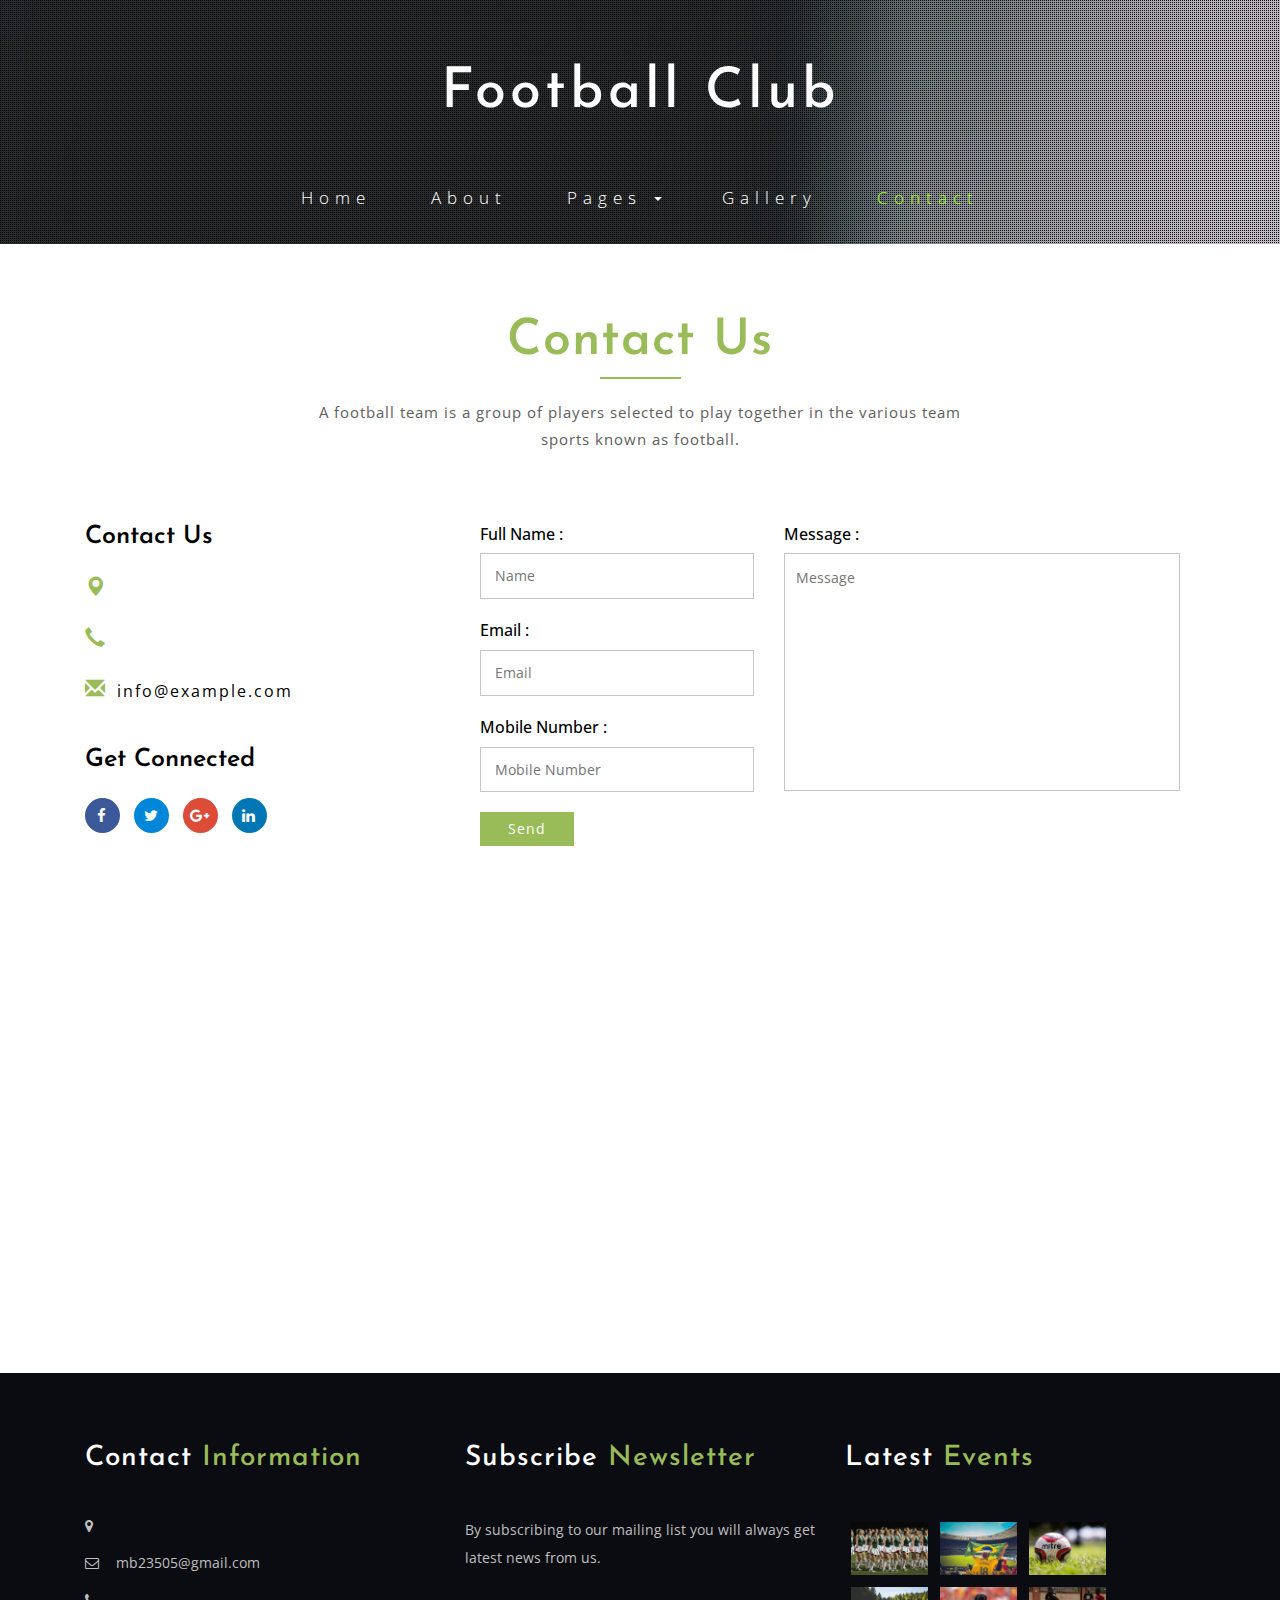
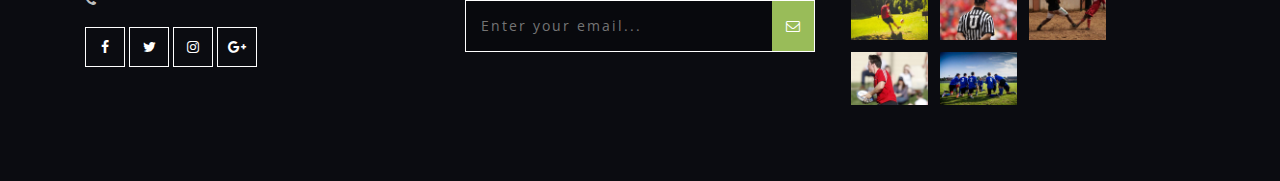
<file: contact.html>
<!DOCTYPE html>
<html lang="en">
<head>
<title></title>
<meta name="viewport" content="width=device-width, initial-scale=1">
<meta http-equiv="Content-Type" content="text/html; charset=utf-8" />
<meta name="keywords" content="Football Club Responsive web template, Bootstrap Web Templates, Flat Web Templates, Android Compatible web template,
	SmartPhone Compatible web template, free WebDesigns for Nokia, Samsung, LG, Sony Ericsson, Motorola web design" />
<script type="application/x-javascript"> addEventListener("load", function() { setTimeout(hideURLbar, 0); }, false); function hideURLbar(){ window.scrollTo(0,1); } </script>
<!-- Custom Theme files -->
<link href="css/bootstrap.css" type="text/css" rel="stylesheet" media="all">
<link href="css/style.css" type="text/css" rel="stylesheet" media="all">
<link href="css/font-awesome.css" rel="stylesheet"> <!-- font-awesome icons -->
<!-- web-fonts -->
<link href="//fonts.googleapis.com/css?family=Josefin+Sans:100,100i,300,300i,400,400i,600,600i,700,700i&amp;subset=latin-ext" rel="stylesheet">
<link href="//fonts.googleapis.com/css?family=Open+Sans:300,300i,400,400i,600,600i,700,700i,800" rel="stylesheet">
<!-- //web-fonts -->
</head>
<body>
	<!-- banner -->
	<div class="w3ls-banner">
		<div class="w3lsbanner-info">
			<!-- header -->
			<div class="header">
				<div class="container">
					<div class="header-mdl agileits-logo"><!-- header-two -->
						<h1><a href="index.html">Football Club</a></h1>
					</div>
					<div class="header-nav"><!-- header-three -->
						<nav class="navbar navbar-default">
							<div class="navbar-header">
								<button type="button" class="navbar-toggle" data-toggle="collapse" data-target="#bs-example-navbar-collapse-1">
									<span class="sr-only">Toggle navigation</span>
									<span class="icon-bar"></span>
									<span class="icon-bar"></span>
									<span class="icon-bar"></span>
								</button>
							</div>
							<!-- top-nav -->
							<div class="collapse navbar-collapse" id="bs-example-navbar-collapse-1">
								<ul class="nav navbar-nav cl-effect-16">
									<li><a href="index.html" data-hover="Home">Home</a></li>
									<li><a href="about.html" data-hover="About">About</a></li>
									<li><a href="#" class="dropdown-toggle" data-toggle="dropdown" role="button" aria-haspopup="true" aria-expanded="false">Pages <span class="caret"></span></a>
										<ul class="dropdown-menu">
											<li><a href="icons.html" data-hover="Web Icons">Web Icons</a></li>
											<li><a href="codes.html" data-hover="Short Codes">Short Codes</a></li>
										</ul>
									</li>
									<li><a href="gallery.html" data-hover="Gallery">Gallery</a></li>
									<li><a href="contact.html" class="active" data-hover="Contact">Contact</a></li>
								</ul>
								<div class="clearfix"> </div>
							</div>
						</nav>
					</div>
				</div>
			</div>
			<!-- //header -->

		</div>
	</div>
	<!-- //banner -->
		<!-- contact -->
<div class="contact">
	<div class="container">
		<div class="wthree_head_section">
			<h3 class="w3l_header">Contact Us</h3>
			<p>A football team is a group of players selected to play together in the various team sports known as football.</p>
			</div>
		<div class="gal-btm">
			<div class="map-home">
				<div class="col-md-4 drop-pad sign-gd-two">
					<h3>Contact Us</h3>
					<ul>
						<li><i class="glyphicon glyphicon-map-marker" aria-hidden="true"></i>
 <span></span></li>
						<li><i class="glyphicon glyphicon-earphone" aria-hidden="true"></i> </li>
						<li><i class="glyphicon glyphicon-envelope" aria-hidden="true"></i><a href="mailto:info@example.com">info@example.com</a></li>
					</ul>
					<h3 class="connect">Get Connected</h3>
					<ul class="top-links">
						<li><a href="#"><i class="fa fa-facebook"></i></a></li>
						<li><a href="#"><i class="fa fa-twitter"></i></a></li>
						<li><a href="#"><i class="fa fa-google-plus"></i></a></li>
						<li><a href="#"><i class="fa fa-linkedin"></i></a></li>
					</ul>
				</div>
				<div class="col-md-8 contact-w3ls">
					<form action="#" method="post">
					<div class="col-md-5 col-sm-5 contact-left agileits-w3layouts">

						<div class="f-control">
							<label class="header1">Full Name <span>:</span></label>
							<input type="text" name="First Name" placeholder="Name" required="">
						</div>

						<div class="f-control">
							<label class="header1">Email <span>:</span></label>
							<input type="email" class="email" name="Email" placeholder="Email" required="">
						</div>

						<div class="f-control">
							<label class="header1">Mobile Number <span>:</span></label>
							<input type="text" name="Number" placeholder="Mobile Number" required="">
						</div>
						<!-- <input type="text" class="email" name="Last Name" placeholder="Last Name" required=""> -->
					</div>
					<div class="col-md-7 col-sm-7 contact-right agileits-w3layouts">

							<label class="header1">Message <span>:</span></label>
							<textarea name="Message" placeholder="Message" required=""></textarea>


					</div>
					<div class="clearfix"> </div>
					<input type="submit" value="Send">
				</form>
				</div>
				<div class="clearfix"></div>
			</div>
		</div>
	</div>
</div>
<!-- //contact -->
<!-- map -->
	<div class="frame">
		<iframe src="https://www.google.com/maps/embed?pb=!1m16!1m12!1m3!1d386975.701497832!2d-74.04163750940282!3d40.73457550549379!2m3!1f0!2f0!3f0!3m2!1i1024!2i768!4f13.1!2m1!1sfootball+club+newyork!5e0!3m2!1sen!2sin!4v1517899269057" allowfullscreen></iframe>
	</div>
<!-- //map -->

		<!-- footer -->
	<div class="footer">
	<div class="container">
		<div class="f-bg-w3l">
		<div class="col-md-4 w3layouts_footer_grid">
					<h2>Contact <span>Information</span></h2>
					    <ul class="con_inner_text">
							<li><span class="fa fa-map-marker" aria-hidden="true"></span> <label></label></li>
							<li><span class="fa fa-envelope-o" aria-hidden="true"></span> <a href="mailto:info@example.com">mb23505@gmail.com</a></li>
							<li><span class="fa fa-phone" aria-hidden="true"></span></li>
						</ul>

					<ul class="social_agileinfo">
						<li><a href="#" class="w3_facebook"><i class="fa fa-facebook"></i></a></li>
						<li><a href="#" class="w3_twitter"><i class="fa fa-twitter"></i></a></li>
						<li><a href="#" class="w3_instagram"><i class="fa fa-instagram"></i></a></li>
						<li><a href="#" class="w3_google"><i class="fa fa-google-plus"></i></a></li>
					</ul>
				</div>
				<div class="col-md-4 w3layouts_footer_grid">
					<h2>Subscribe <span>Newsletter</span></h2>
					<p>By subscribing to our mailing list you will always get latest news from us.</p>
					<form action="#" method="post">
						<input type="email" name="Email" placeholder="Enter your email..." required="">
						<button class="btn1"><i class="fa fa-envelope-o" aria-hidden="true"></i></button>
						<div class="clearfix"> </div>
					</form>
				</div>
				<div class="col-md-4 w3layouts_footer_grid">
					<h3>Latest <span>Events</span></h3>
					   <ul class="con_inner_text midimg">
						<li><a href="#"><img src="images/g5.jpg" alt="" class="img-responsive" /></a></li>
					    <li><a href="#"><img src="images/g6.jpg" alt="" class="img-responsive" /></a></li>
						<li><a href="#"><img src="images/g7.jpg" alt="" class="img-responsive" /></a></li>
						<li><a href="#"><img src="images/g8.jpg" alt="" class="img-responsive" /></a></li>
						<li><a href="#"><img src="images/g9.jpg" alt="" class="img-responsive" /></a></li>
					    <li><a href="#"><img src="images/g10.jpg" alt="" class="img-responsive" /></a></li>
						 <li><a href="#"><img src="images/g12.jpg" alt="" class="img-responsive" /></a></li>
						<li><a href="#"><img src="images/g11.jpg" alt="" class="img-responsive" /></a></li>
				     </ul>

				</div>
				<div class="clearfix"> </div>
			</div>
			</div>

	<!-- //footer -->

	<!-- js -->
	<script src="js/jquery-2.2.3.min.js"></script>
	<script src="js/SmoothScroll.min.js"></script>
	<!-- //js -->
	<!-- start-smooth-scrolling -->
	<script type="text/javascript" src="js/move-top.js"></script>
	<script type="text/javascript" src="js/easing.js"></script>
	<script type="text/javascript">
			jQuery(document).ready(function($) {
				$(".scroll").click(function(event){
					event.preventDefault();

			$('html,body').animate({scrollTop:$(this.hash).offset().top},1000);
				});
			});
	</script>
	<!-- //end-smooth-scrolling -->
	<!-- smooth-scrolling-of-move-up -->
	<script type="text/javascript">
		$(document).ready(function() {
			/*
			var defaults = {
				containerID: 'toTop', // fading element id
				containerHoverID: 'toTopHover', // fading element hover id
				scrollSpeed: 1200,
				easingType: 'linear'
			};
			*/

			$().UItoTop({ easingType: 'easeOutQuart' });

		});
	</script>
	<!-- //smooth-scrolling-of-move-up -->
	<!-- Bootstrap core JavaScript
    ================================================== -->
    <!-- Placed at the end of the document so the pages load faster -->
    <script src="js/bootstrap.js"></script>
</body>
</html>
</file>
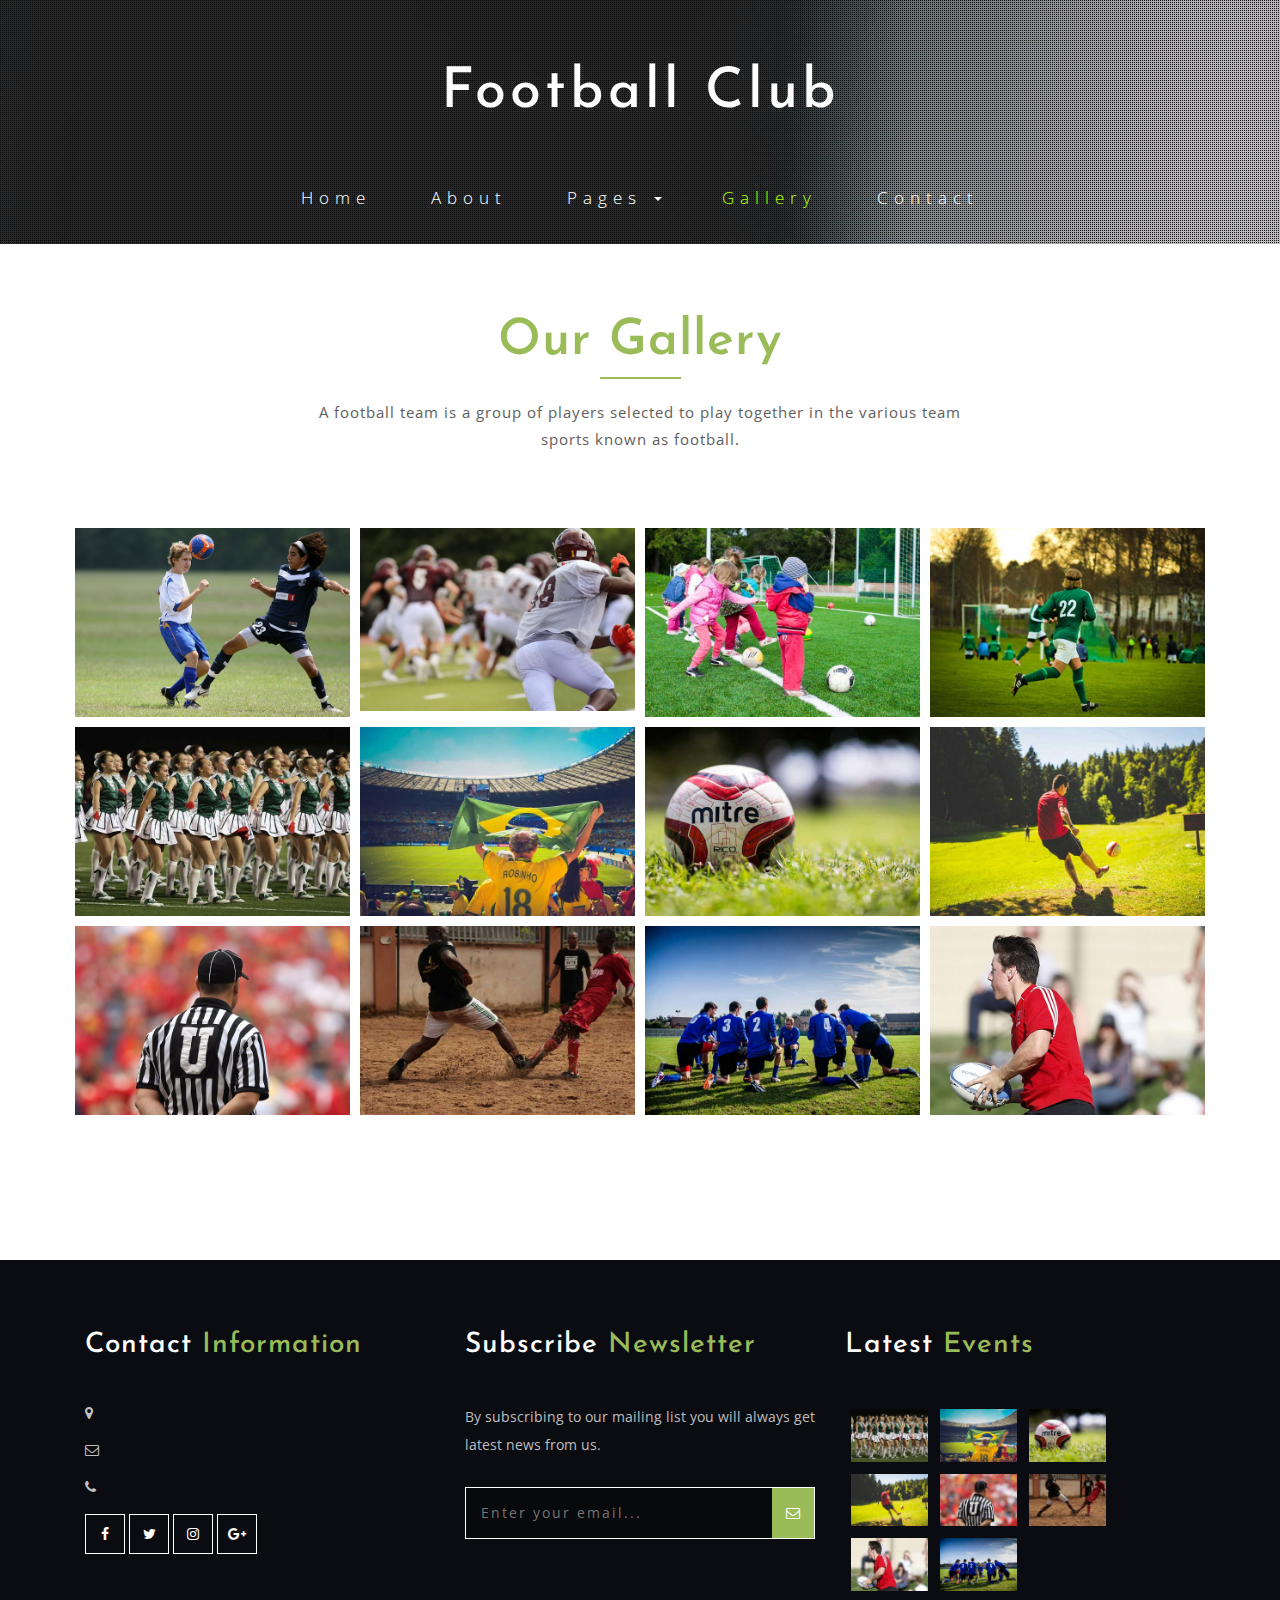
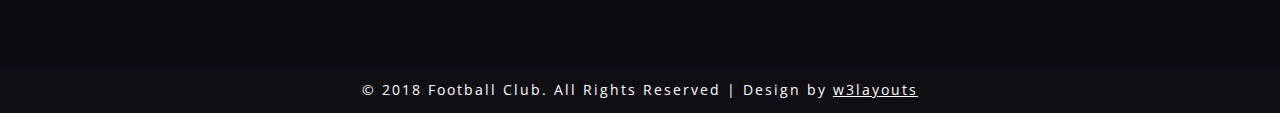
<file: gallery.html>
<!DOCTYPE html>
<html lang="en">
<head>
<title>Football Club a Sports Category Bootstrap Responsive website Template | Gallery :: w3layouts</title>
<meta name="viewport" content="width=device-width, initial-scale=1">
<meta http-equiv="Content-Type" content="text/html; charset=utf-8" />
<meta name="keywords" content="Football Club Responsive web template, Bootstrap Web Templates, Flat Web Templates, Android Compatible web template,
	SmartPhone Compatible web template, free WebDesigns for Nokia, Samsung, LG, Sony Ericsson, Motorola web design" />
<script type="application/x-javascript"> addEventListener("load", function() { setTimeout(hideURLbar, 0); }, false); function hideURLbar(){ window.scrollTo(0,1); } </script>
<!-- Custom Theme files -->
<link href="css/bootstrap.css" type="text/css" rel="stylesheet" media="all">
<link href="css/style.css" type="text/css" rel="stylesheet" media="all">
<link href="css/font-awesome.css" rel="stylesheet"> <!-- font-awesome icons -->
<link rel="stylesheet" href="css/lightbox.css"><!-- For-gallery-CSS -->
<!-- web-fonts -->
<link href="//fonts.googleapis.com/css?family=Josefin+Sans:100,100i,300,300i,400,400i,600,600i,700,700i&amp;subset=latin-ext" rel="stylesheet">
<link href="//fonts.googleapis.com/css?family=Open+Sans:300,300i,400,400i,600,600i,700,700i,800" rel="stylesheet">
<!-- //web-fonts -->
</head>
<body>
	<!-- banner -->
	<div class="w3ls-banner">
		<div class="w3lsbanner-info">
			<!-- header -->
			<div class="header">
				<div class="container">
					<div class="header-mdl agileits-logo"><!-- header-two -->
						<h1><a href="index.html">Football Club</a></h1>
					</div>
					<div class="header-nav"><!-- header-three -->
						<nav class="navbar navbar-default">
							<div class="navbar-header">
								<button type="button" class="navbar-toggle" data-toggle="collapse" data-target="#bs-example-navbar-collapse-1">
									<span class="sr-only">Toggle navigation</span>
									<span class="icon-bar"></span>
									<span class="icon-bar"></span>
									<span class="icon-bar"></span>
								</button>
							</div>
							<!-- top-nav -->
							<div class="collapse navbar-collapse" id="bs-example-navbar-collapse-1">
								<ul class="nav navbar-nav cl-effect-16">
									<li><a href="index.html" data-hover="Home">Home</a></li>
									<li><a href="about.html" data-hover="About">About</a></li>
									<li><a href="#" class="dropdown-toggle" data-toggle="dropdown" role="button" aria-haspopup="true" aria-expanded="false">Pages <span class="caret"></span></a>
										<ul class="dropdown-menu">
											<li><a href="icons.html" data-hover="Web Icons">Web Icons</a></li>
											<li><a href="codes.html" data-hover="Short Codes">Short Codes</a></li>
										</ul>
									</li>
									<li><a href="gallery.html" class="active" data-hover="Gallery">Gallery</a></li>
									<li><a href="contact.html" data-hover="Contact">Contact</a></li>
								</ul>
								<div class="clearfix"> </div>
							</div>
						</nav>
					</div>
				</div>
			</div>
			<!-- //header -->

		</div>
	</div>
	<!-- //banner -->
		<!--gallery-->
	<div class="gallery">
		<div class="container">
		<div class="wthree_head_section">
			<div class="wthree_head_section">
				<h3 class="w3l_header">Our Gallery</h3>
				<p>A football team is a group of players selected to play together in the various team sports known as football.</p>
			</div>
			<div class="gallery-info">
				<div class="col-md-3 gallery-grids">
					<a href="images/g1.jpg" class="gallery-box" data-lightbox="example-set" data-title="">
						<img src="images/g1.jpg" alt="" class="img-responsive zoom-img">
					</a>
				</div>
				<div class="col-md-3 gallery-grids">
					<a href="images/g01.jpg" class="gallery-box" data-lightbox="example-set" data-title="">
						<img src="images/g01.jpg" alt="" class="img-responsive zoom-img">
					</a>
				</div>
				<div class="col-md-3 gallery-grids">
					<a href="images/g3.jpg" class="gallery-box" data-lightbox="example-set" data-title="">
						<img src="images/g3.jpg" alt="" class="img-responsive zoom-img">
					</a>
				</div>
				<div class="col-md-3 gallery-grids">
					<a href="images/g4.jpg" class="gallery-box" data-lightbox="example-set" data-title="">
						<img src="images/g4.jpg" alt="" class="img-responsive zoom-img">
					</a>
				</div>
				<div class="col-md-3 gallery-grids">
					<a href="images/g5.jpg" class="gallery-box" data-lightbox="example-set" data-title="">
						<img src="images/g5.jpg" alt="" class="img-responsive zoom-img">
					</a>
				</div>
				<div class="col-md-3 gallery-grids">
					<a href="images/g6.jpg" class="gallery-box" data-lightbox="example-set" data-title="">
						<img src="images/g6.jpg" alt="" class="img-responsive zoom-img">
					</a>
				</div>
				<div class="col-md-3 gallery-grids">
					<a href="images/g7.jpg" class="gallery-box" data-lightbox="example-set" data-title="">
						<img src="images/g7.jpg" alt="" class="img-responsive zoom-img">
					</a>
				</div>
				<div class="col-md-3 gallery-grids">
					<a href="images/g8.jpg" class="gallery-box" data-lightbox="example-set" data-title="">
						<img src="images/g8.jpg" alt="" class="img-responsive zoom-img">
					</a>
				</div>
				<div class="col-md-3 gallery-grids">
					<a href="images/g9.jpg" class="gallery-box" data-lightbox="example-set" data-title="">
						<img src="images/g9.jpg" alt="" class="img-responsive zoom-img">
					</a>
				</div>
				<div class="col-md-3 gallery-grids">
					<a href="images/g10.jpg" class="gallery-box" data-lightbox="example-set" data-title="">
						<img src="images/g10.jpg" alt="" class="img-responsive zoom-img">
					</a>
				</div>
				<div class="col-md-3 gallery-grids">
					<a href="images/g11.jpg" class="gallery-box" data-lightbox="example-set" data-title="">
						<img src="images/g11.jpg" alt="" class="img-responsive zoom-img">
					</a>
				</div>
				<div class="col-md-3 gallery-grids">
					<a href="images/g12.jpg" class="gallery-box" data-lightbox="example-set" data-title="">
						<img src="images/g12.jpg" alt="" class="img-responsive zoom-img">
					</a>
				</div>
				<div class="clearfix"> </div>
			</div>
			<script src="js/lightbox-plus-jquery.min.js"></script>
		</div>
</div>
</div>
<!--//gallery-->

		<!-- footer -->
	<div class="footer">
	<div class="container">
		<div class="f-bg-w3l">
		<div class="col-md-4 w3layouts_footer_grid">
					<h2>Contact <span>Information</span></h2>
					    <ul class="con_inner_text">
							<li><span class="fa fa-map-marker" aria-hidden="true"></span><label></label></li>
							<li><span class="fa fa-envelope-o" aria-hidden="true"></span> <a href="mailto:info@example.com"></a></li>
							<li><span class="fa fa-phone" aria-hidden="true"></span></li>
						</ul>

					<ul class="social_agileinfo">
						<li><a href="#" class="w3_facebook"><i class="fa fa-facebook"></i></a></li>
						<li><a href="#" class="w3_twitter"><i class="fa fa-twitter"></i></a></li>
						<li><a href="#" class="w3_instagram"><i class="fa fa-instagram"></i></a></li>
						<li><a href="#" class="w3_google"><i class="fa fa-google-plus"></i></a></li>
					</ul>
				</div>
				<div class="col-md-4 w3layouts_footer_grid">
					<h2>Subscribe <span>Newsletter</span></h2>
					<p>By subscribing to our mailing list you will always get latest news from us.</p>
					<form action="#" method="post">
						<input type="email" name="Email" placeholder="Enter your email..." required="">
						<button class="btn1"><i class="fa fa-envelope-o" aria-hidden="true"></i></button>
						<div class="clearfix"> </div>
					</form>
				</div>
				<div class="col-md-4 w3layouts_footer_grid">
					<h3>Latest <span>Events</span></h3>
					   <ul class="con_inner_text midimg">
						<li><a href="#"><img src="images/g5.jpg" alt="" class="img-responsive" /></a></li>
					    <li><a href="#"><img src="images/g6.jpg" alt="" class="img-responsive" /></a></li>
						<li><a href="#"><img src="images/g7.jpg" alt="" class="img-responsive" /></a></li>
						<li><a href="#"><img src="images/g8.jpg" alt="" class="img-responsive" /></a></li>
						<li><a href="#"><img src="images/g9.jpg" alt="" class="img-responsive" /></a></li>
					    <li><a href="#"><img src="images/g10.jpg" alt="" class="img-responsive" /></a></li>
						 <li><a href="#"><img src="images/g12.jpg" alt="" class="img-responsive" /></a></li>
						<li><a href="#"><img src="images/g11.jpg" alt="" class="img-responsive" /></a></li>
				     </ul>

				</div>
				<div class="clearfix"> </div>
			</div>
			</div>
			<p class="copyright">© 2018 Football Club. All Rights Reserved | Design by <a href="https://w3layouts.com/" target="_blank">w3layouts</a></p>
	</div>
	<!-- //footer -->

	<!-- js -->
	<script src="js/jquery-2.2.3.min.js"></script>
	<script src="js/SmoothScroll.min.js"></script>
	<!-- //js -->
	<!-- start-smooth-scrolling -->
	<script type="text/javascript" src="js/move-top.js"></script>
	<script type="text/javascript" src="js/easing.js"></script>
	<script type="text/javascript">
			jQuery(document).ready(function($) {
				$(".scroll").click(function(event){
					event.preventDefault();

			$('html,body').animate({scrollTop:$(this.hash).offset().top},1000);
				});
			});
	</script>
	<!-- //end-smooth-scrolling -->
	<!-- smooth-scrolling-of-move-up -->
	<script type="text/javascript">
		$(document).ready(function() {
			/*
			var defaults = {
				containerID: 'toTop', // fading element id
				containerHoverID: 'toTopHover', // fading element hover id
				scrollSpeed: 1200,
				easingType: 'linear'
			};
			*/

			$().UItoTop({ easingType: 'easeOutQuart' });

		});
	</script>
	<!-- //smooth-scrolling-of-move-up -->
	<!-- Bootstrap core JavaScript
    ================================================== -->
    <!-- Placed at the end of the document so the pages load faster -->
    <script src="js/bootstrap.js"></script>
</body>
</html>
</file>
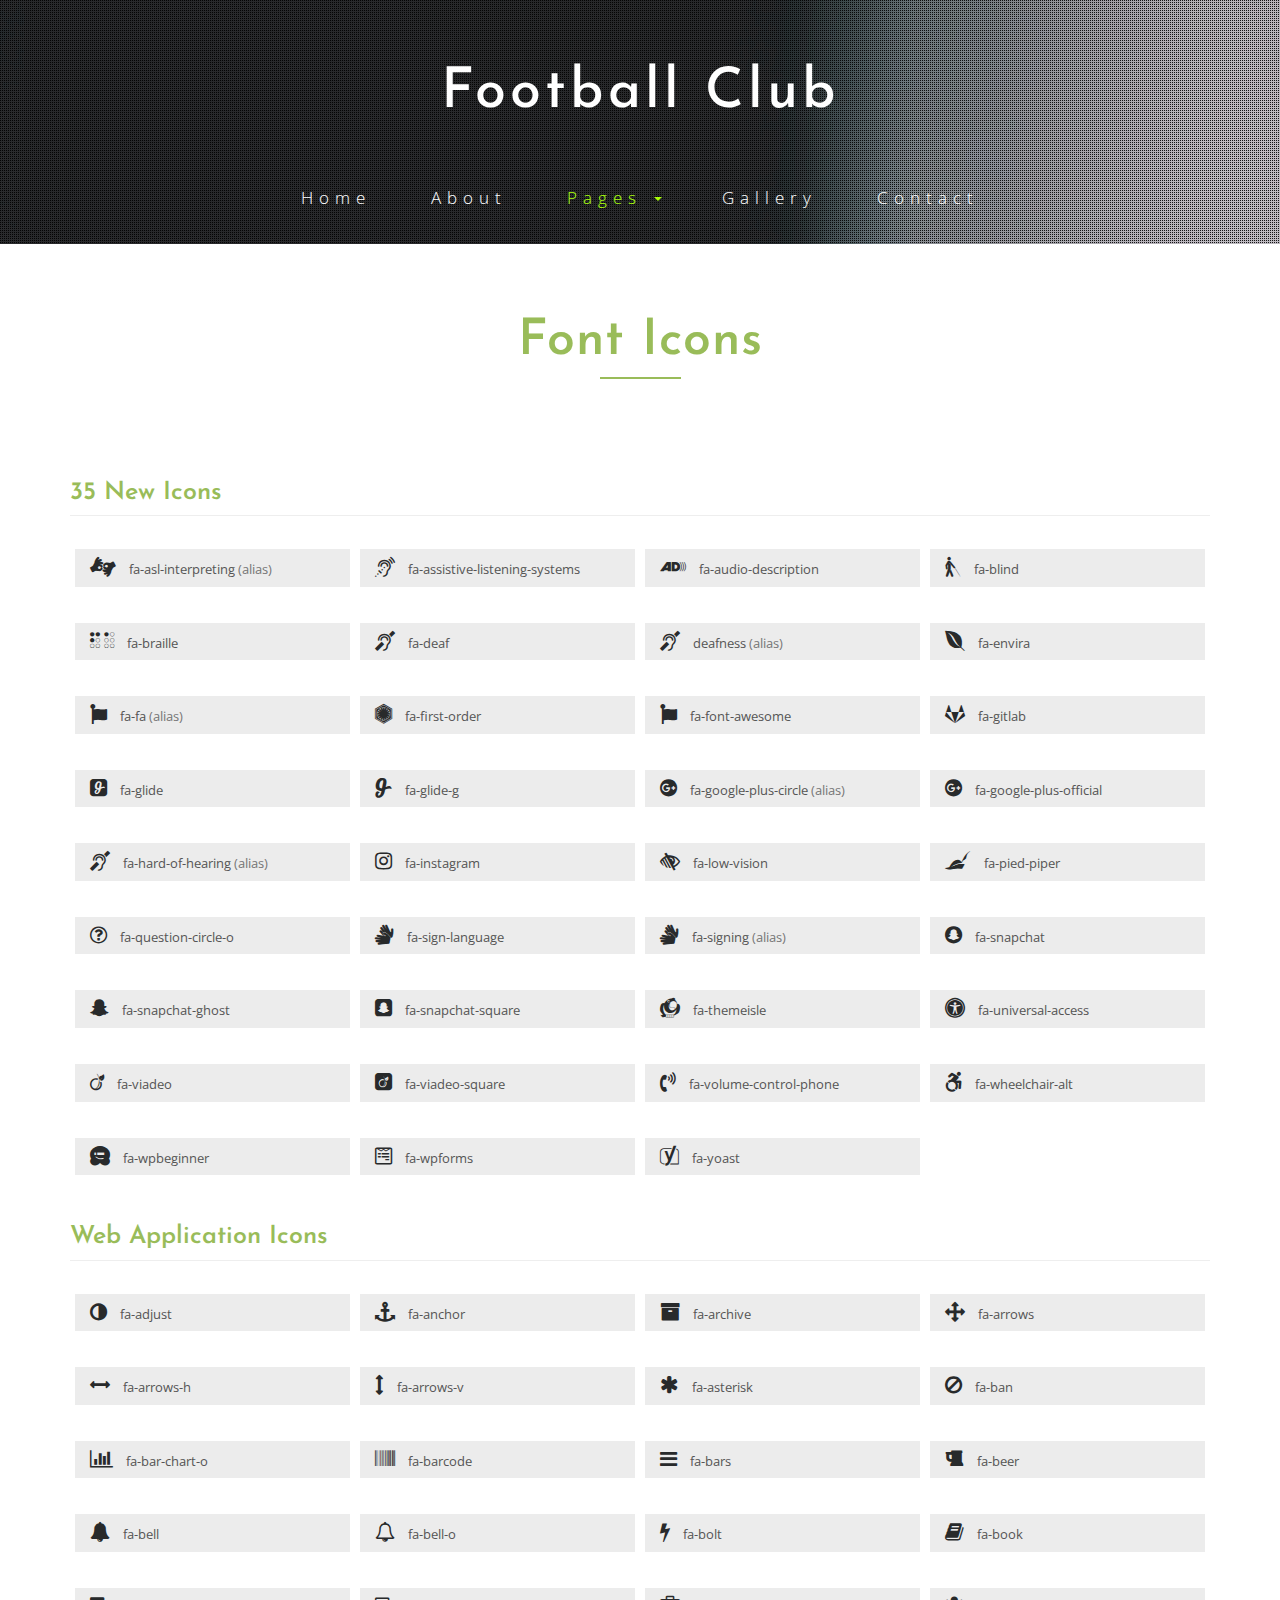
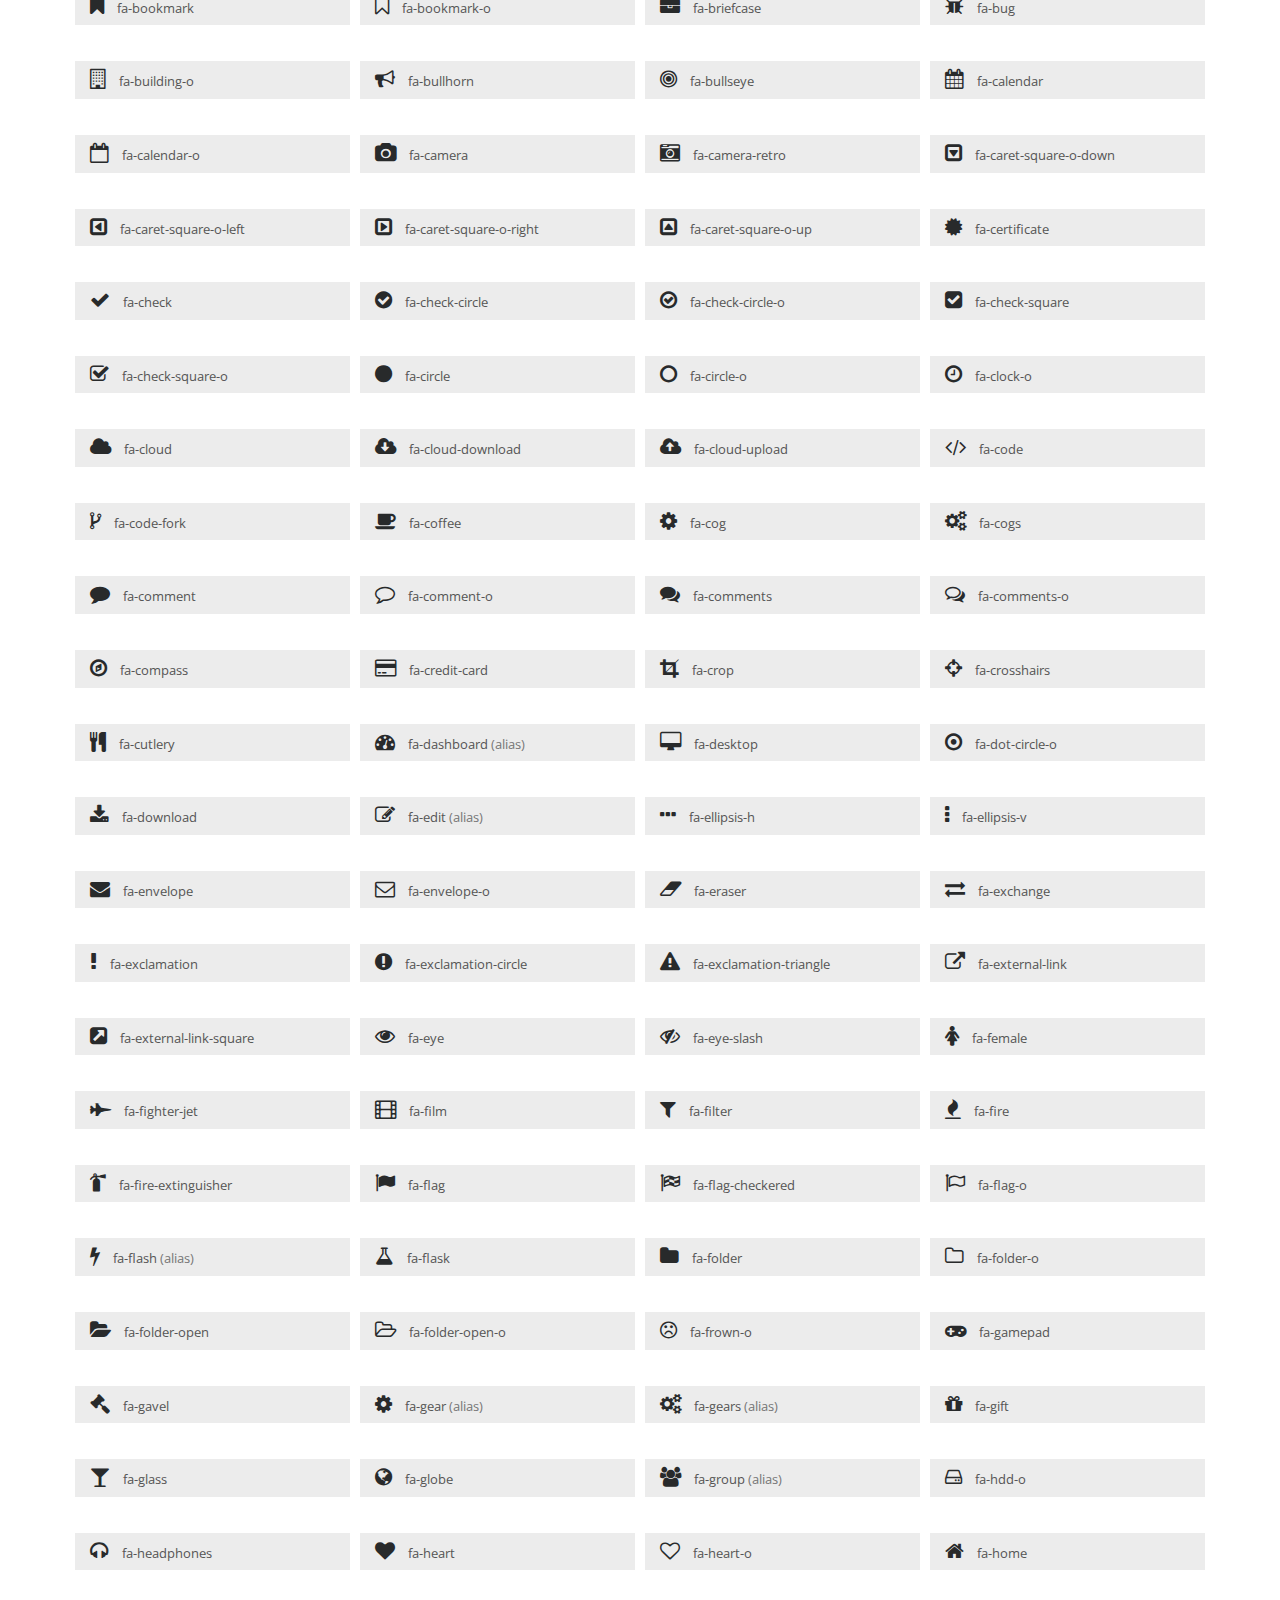
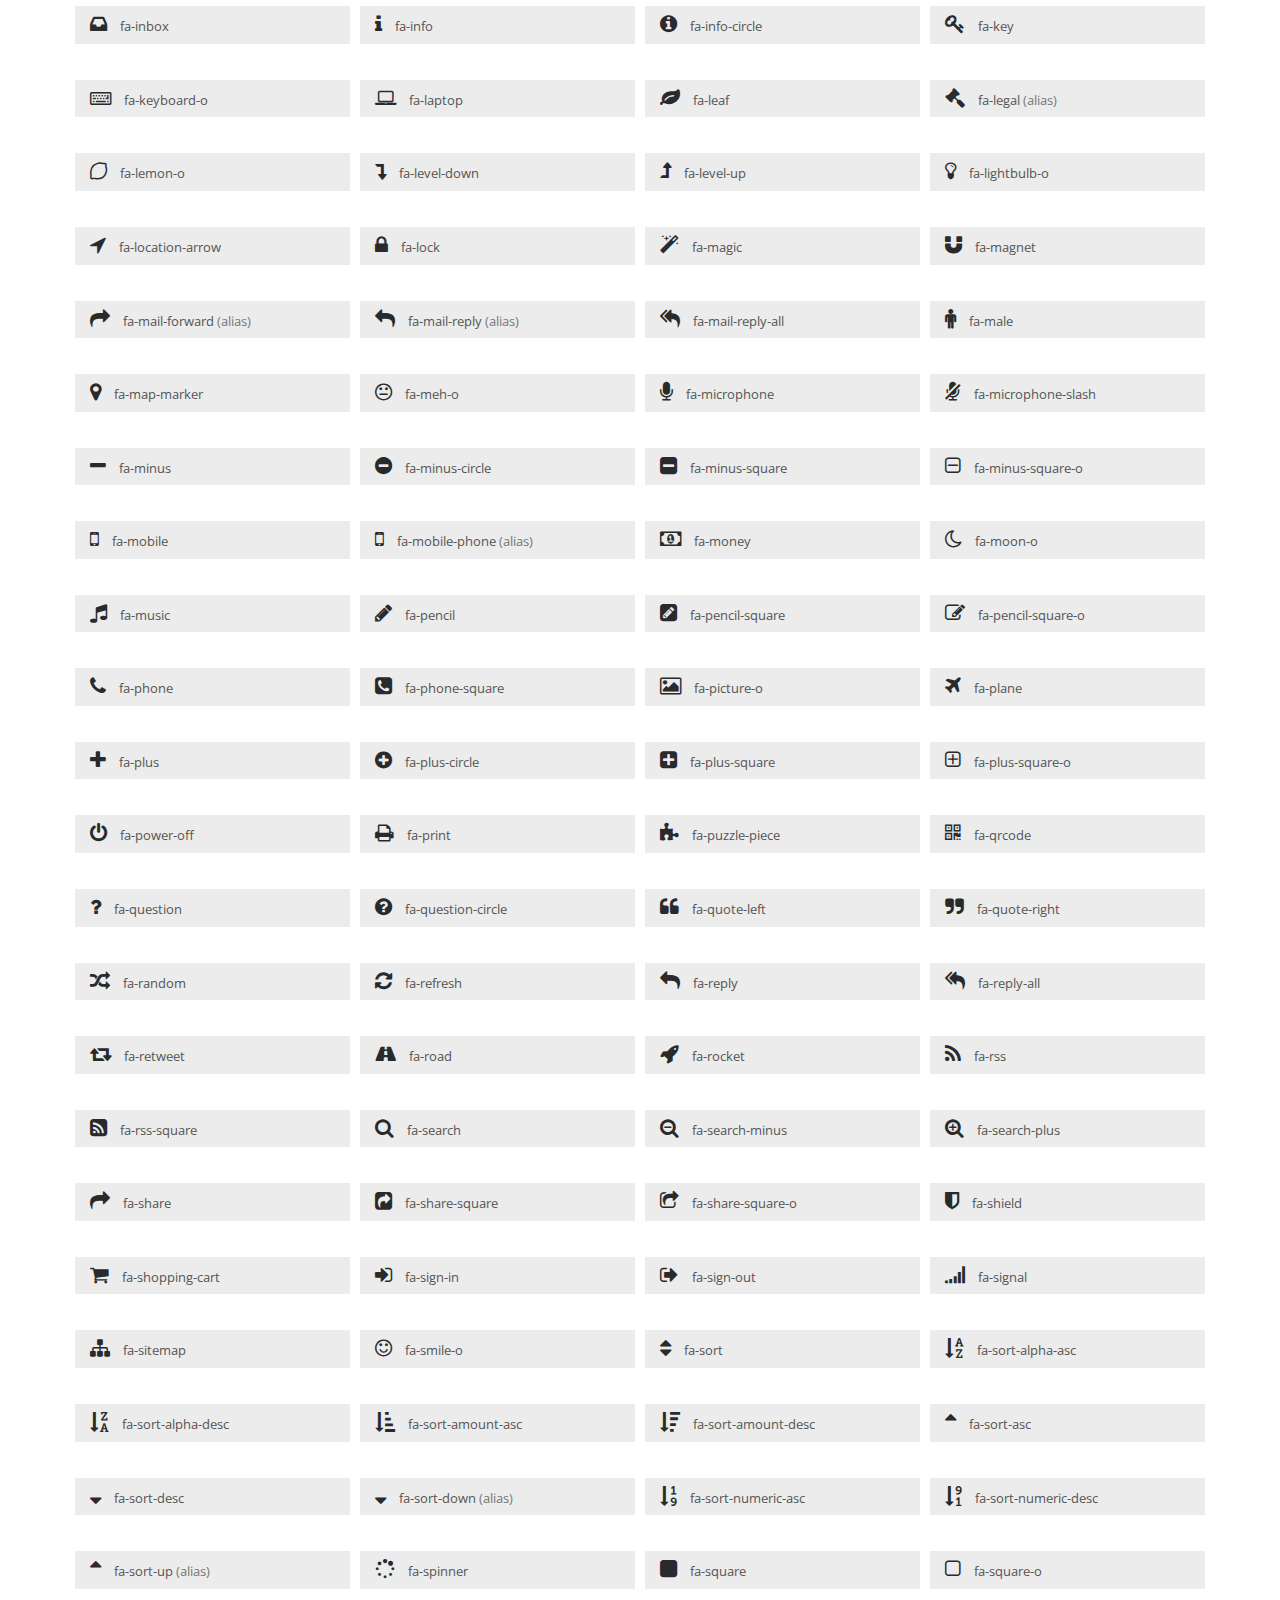
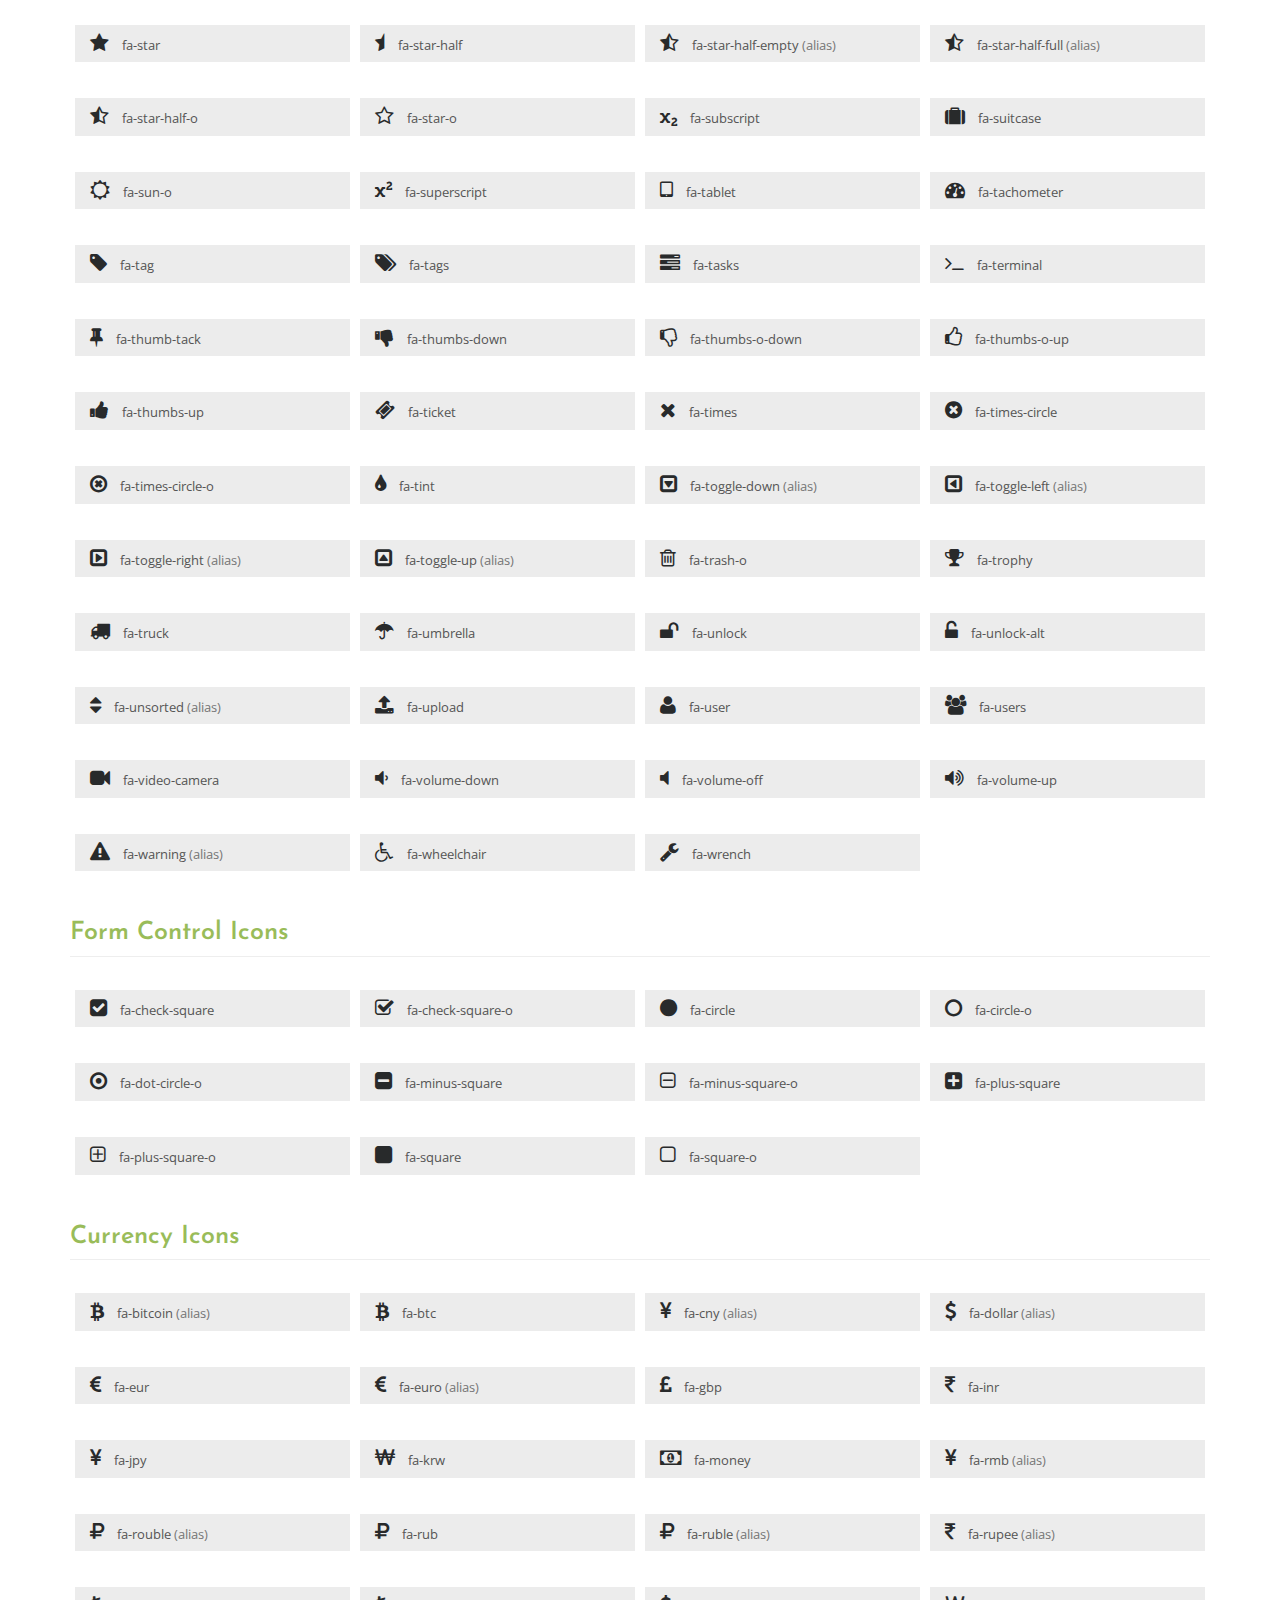
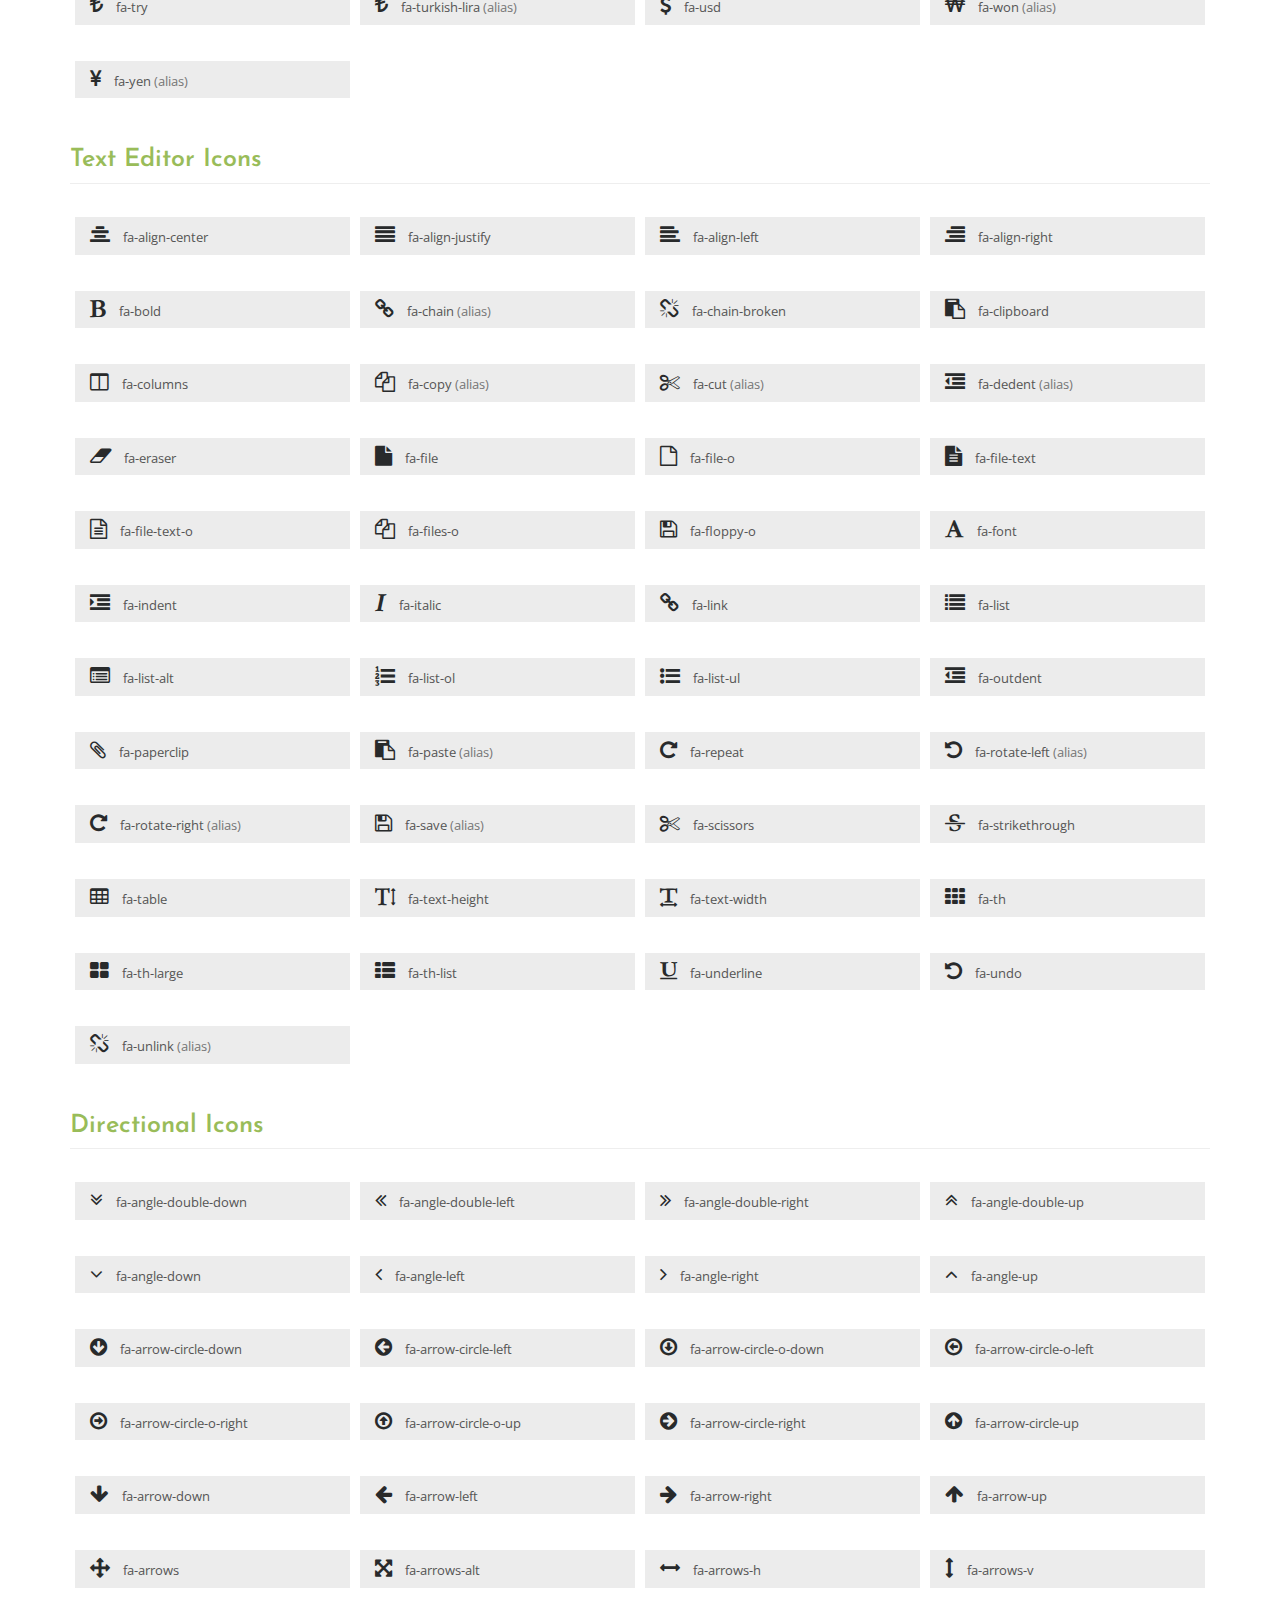
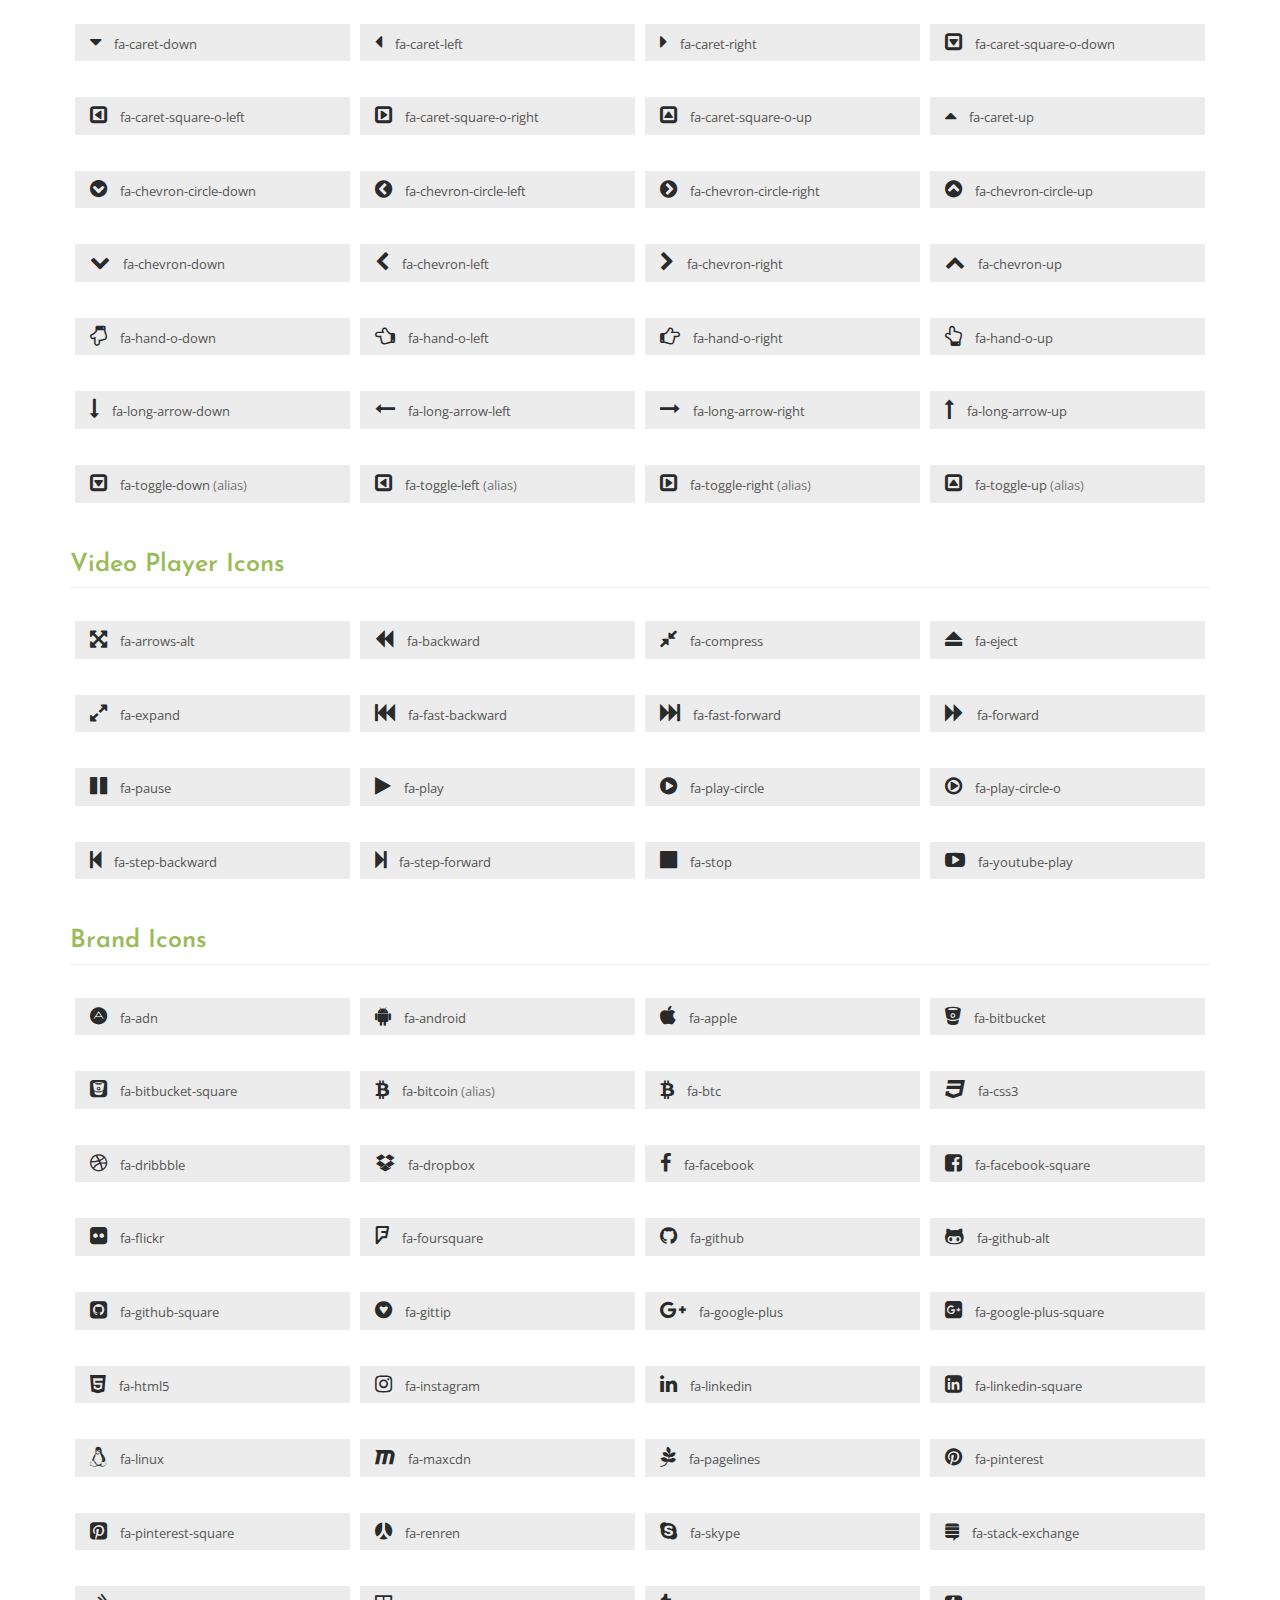
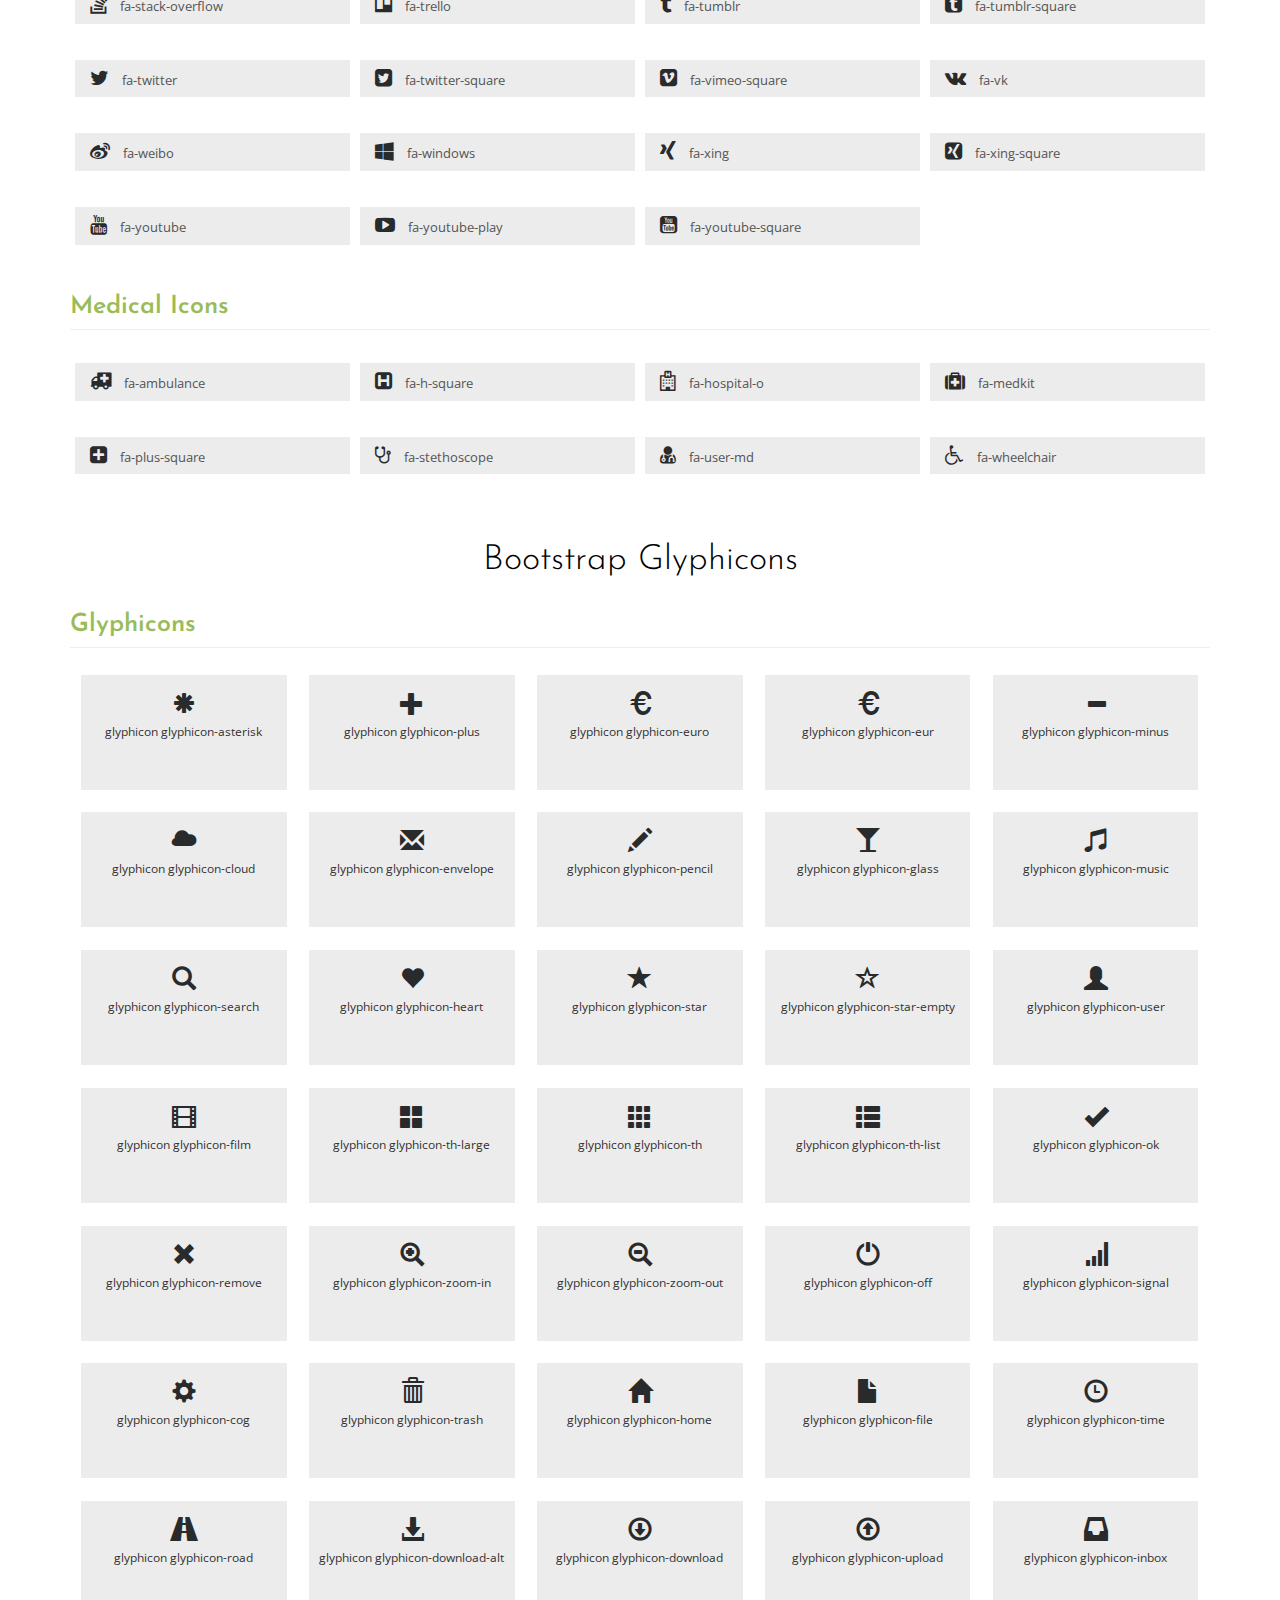
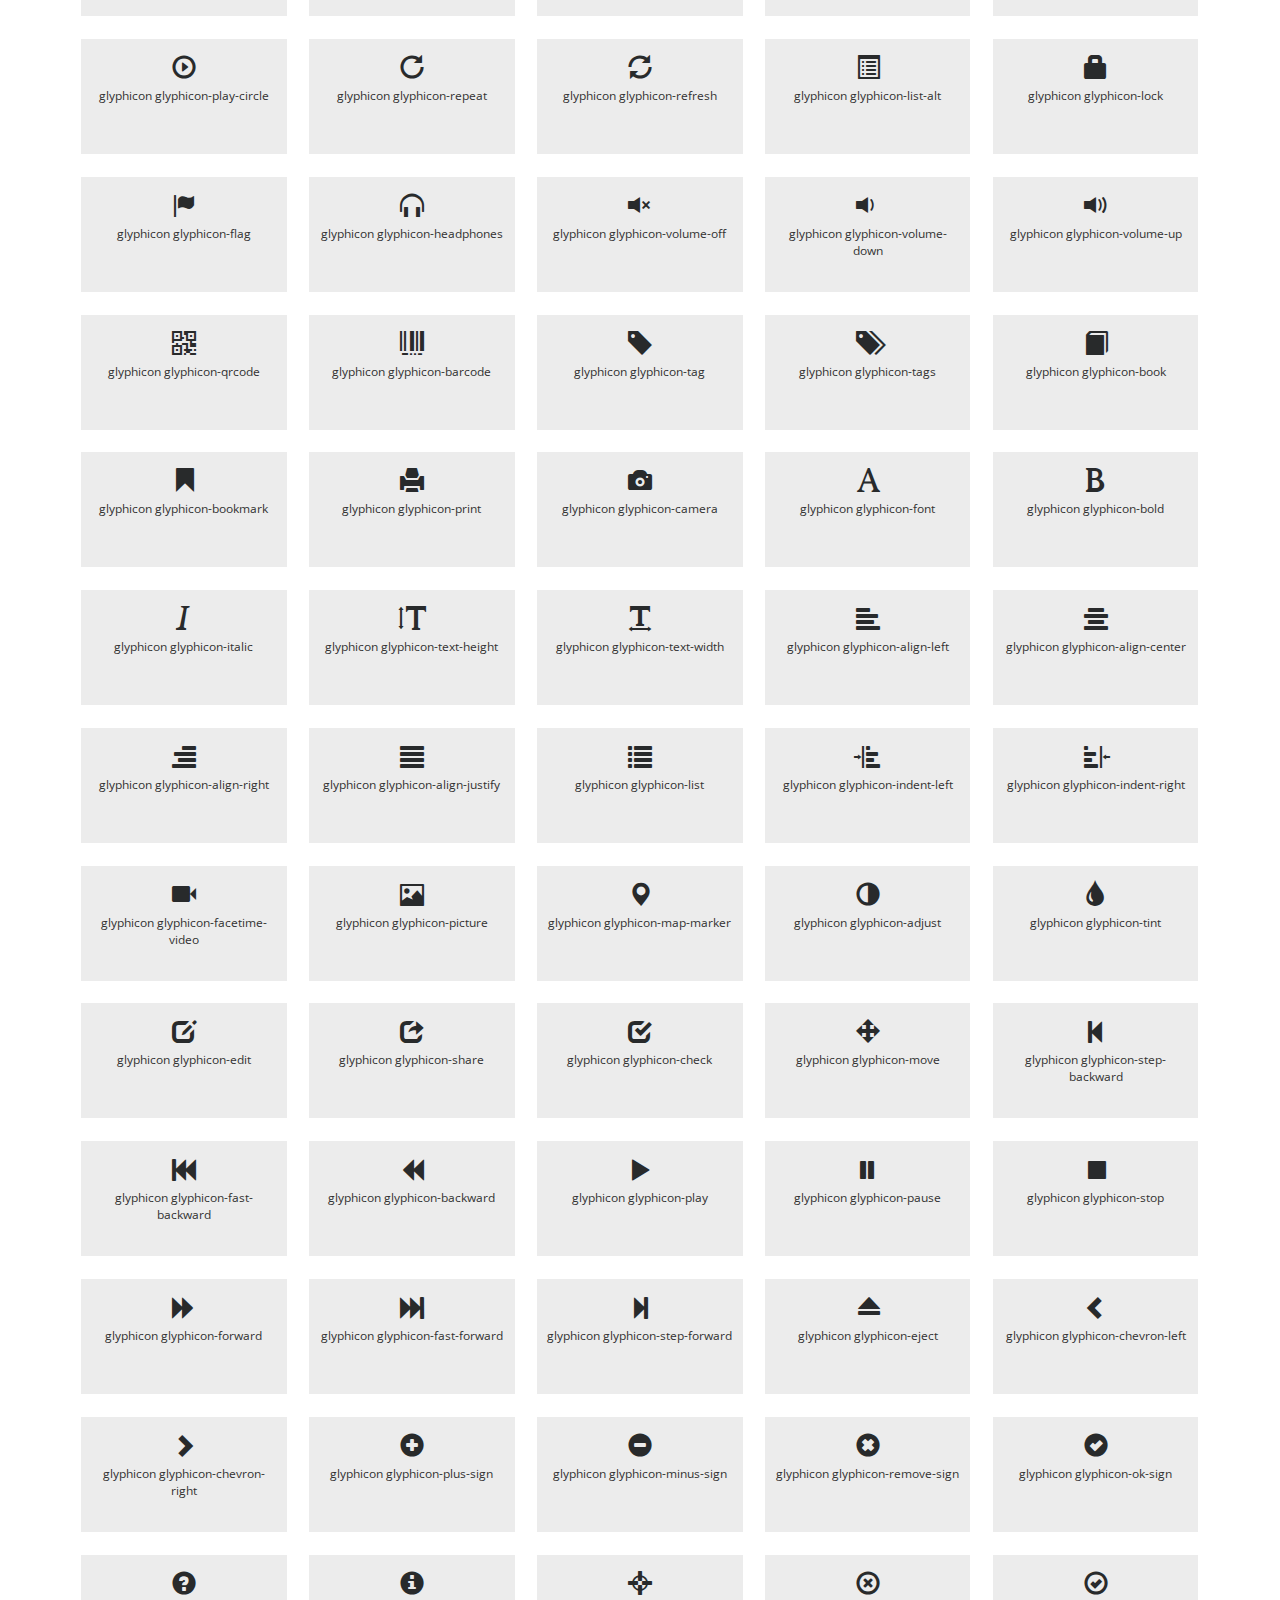
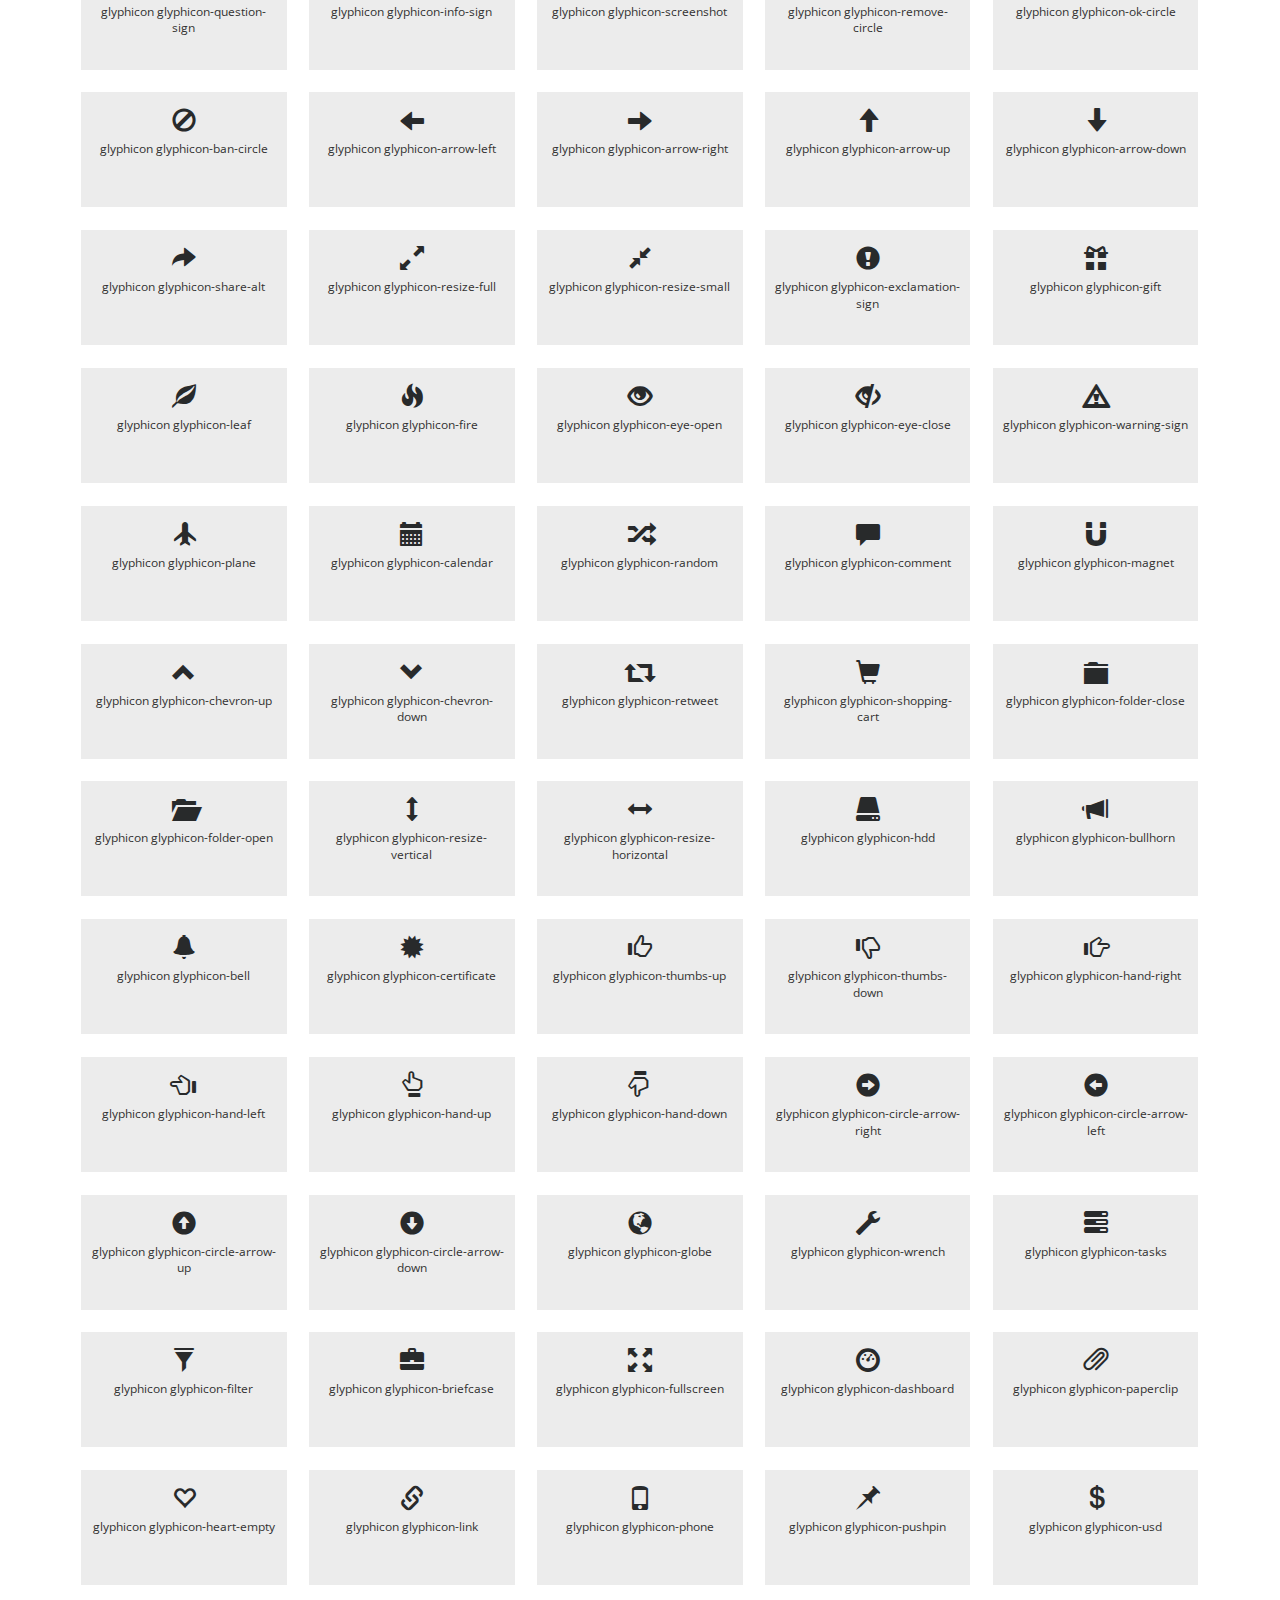
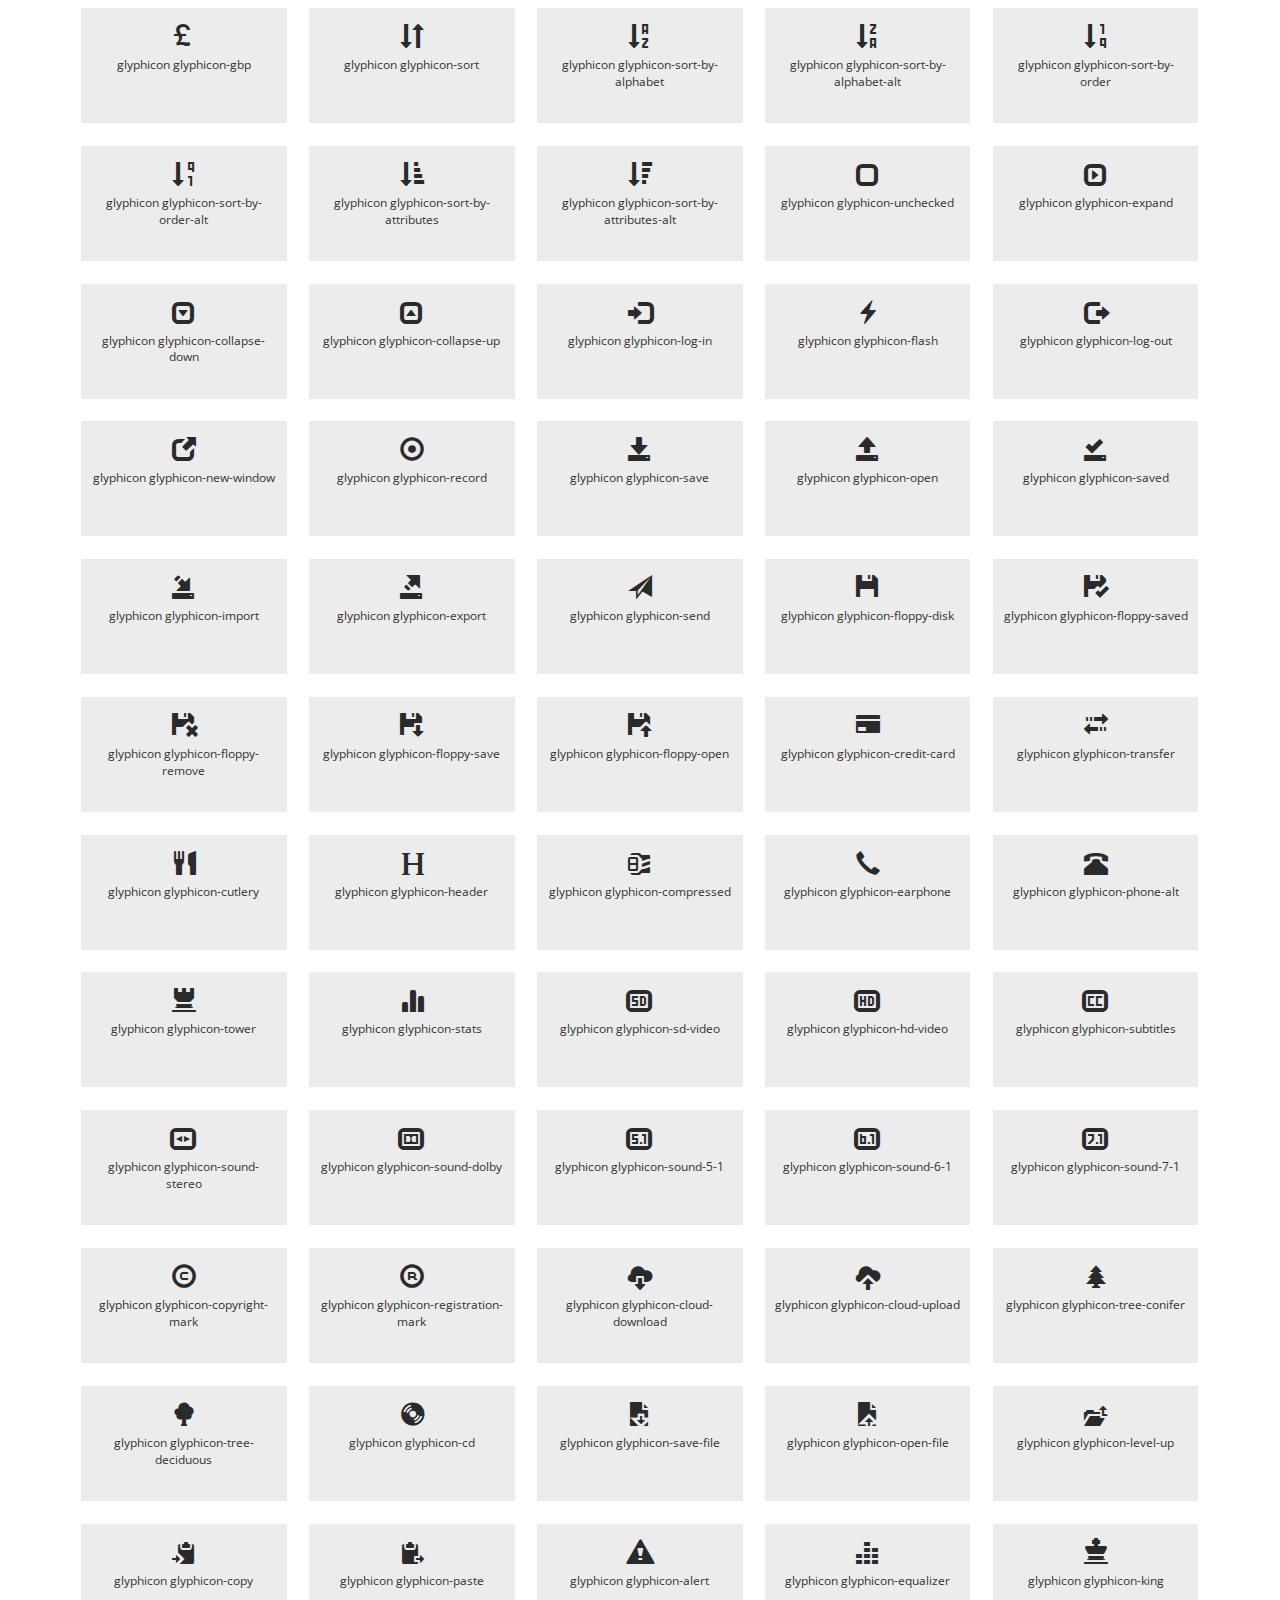
<file: icons.html>
<!DOCTYPE html>
<html lang="en">
<head>
<title>Football Club a Sports Category Bootstrap Responsive website Template | Icons :: w3layouts</title>
<meta name="viewport" content="width=device-width, initial-scale=1">
<meta http-equiv="Content-Type" content="text/html; charset=utf-8" />
<meta name="keywords" content="Football Club Responsive web template, Bootstrap Web Templates, Flat Web Templates, Android Compatible web template,
	SmartPhone Compatible web template, free WebDesigns for Nokia, Samsung, LG, Sony Ericsson, Motorola web design" />
<script type="application/x-javascript"> addEventListener("load", function() { setTimeout(hideURLbar, 0); }, false); function hideURLbar(){ window.scrollTo(0,1); } </script>
<!-- Custom Theme files -->
<link href="css/bootstrap.css" type="text/css" rel="stylesheet" media="all">
<link href="css/style.css" type="text/css" rel="stylesheet" media="all">
<link href="css/font-awesome.css" rel="stylesheet"> <!-- font-awesome icons -->
<!-- //Custom Theme files -->
<!-- web-fonts -->
<link href="//fonts.googleapis.com/css?family=Josefin+Sans:100,100i,300,300i,400,400i,600,600i,700,700i&amp;subset=latin-ext" rel="stylesheet">
<link href="//fonts.googleapis.com/css?family=Open+Sans:300,300i,400,400i,600,600i,700,700i,800" rel="stylesheet">
<!-- //web-fonts -->
</head>
<body>
	<!-- banner -->
	<div class="w3ls-banner">
		<div class="w3lsbanner-info">
			<!-- header -->
			<div class="header">
				<div class="container">
					<div class="header-mdl agileits-logo"><!-- header-two -->
						<h1><a href="index.html">Football Club</a></h1>
					</div>
					<div class="header-nav"><!-- header-three -->
						<nav class="navbar navbar-default">
							<div class="navbar-header">
								<button type="button" class="navbar-toggle" data-toggle="collapse" data-target="#bs-example-navbar-collapse-1">
									<span class="sr-only">Toggle navigation</span>
									<span class="icon-bar"></span>
									<span class="icon-bar"></span>
									<span class="icon-bar"></span>
								</button>
							</div>
							<!-- top-nav -->
							<div class="collapse navbar-collapse" id="bs-example-navbar-collapse-1">
								<ul class="nav navbar-nav cl-effect-16">
									<li><a href="index.html" data-hover="Home">Home</a></li>
									<li><a href="about.html" data-hover="About">About</a></li>
									<li><a href="#" class="active" class="dropdown-toggle" data-toggle="dropdown" role="button" aria-haspopup="true" aria-expanded="false">Pages <span class="caret"></span></a>
										<ul class="dropdown-menu">
											<li><a href="icons.html" data-hover="Web Icons">Web Icons</a></li>
											<li><a href="codes.html" data-hover="Short Codes">Short Codes</a></li>
										</ul>
									</li>
									<li><a href="gallery.html" data-hover="Gallery">Gallery</a></li>
									<li><a href="contact.html" data-hover="Contact">Contact</a></li>
								</ul>
								<div class="clearfix"> </div>
							</div>
						</nav>
					</div>
				</div>
			</div>
			<!-- //header -->

		</div>
	</div>
	<!-- //banner -->
	<!-- icons -->
	<div class="banner-bottom">
        <div class="container">
            <div class="wthree_head_section">
                <h3 class="w3l_header w3_agileits_header">Font  Icons </h3>
            </div>
            <div class="agile_wthree_inner_grids">
                <div class="grid_3 grid_4 w3_agileits_icons_page">
                    <div class="icons">
                        <div class="heading-underline">
                            <div class="h-u1"></div>
                            <div class="h-u2"></div>
                            <div class="h-u3"></div>
                            <div class="clearfix"></div>
                        </div>

                        <section id="new">
                            <h3 class="page-header page-header icon-subheading">35 New Icons </h3>

                            <div class="row fontawesome-icon-list">

                                <div class="icon-box col-md-3 col-sm-4"><a class="agile-icon" href="#"><i class="fa fa-asl-interpreting" aria-hidden="true"></i> fa-asl-interpreting <span class="text-muted">(alias)</span></a></div>

                                <div class="icon-box col-md-3 col-sm-4"><a class="agile-icon" href="#"><i class="fa fa-assistive-listening-systems" aria-hidden="true"></i> fa-assistive-listening-systems</a></div>

                                <div class="icon-box col-md-3 col-sm-4"><a class="agile-icon" href="#"><i class="fa fa-audio-description" aria-hidden="true"></i> fa-audio-description</a></div>

                                <div class="icon-box col-md-3 col-sm-4"><a class="agile-icon" href="#"><i class="fa fa-blind" aria-hidden="true"></i> fa-blind</a></div>

                                <div class="icon-box col-md-3 col-sm-4"><a class="agile-icon" href="#"><i class="fa fa-braille" aria-hidden="true"></i> fa-braille</a></div>

                                <div class="icon-box col-md-3 col-sm-4"><a class="agile-icon" href="#"><i class="fa fa-deaf" aria-hidden="true"></i> fa-deaf</a></div>

                                <div class="icon-box col-md-3 col-sm-4"><a class="agile-icon" href="#"><i class="fa fa-deafness" aria-hidden="true"></i> deafness <span class="text-muted">(alias)</span></a></div>

                                <div class="icon-box col-md-3 col-sm-4"><a class="agile-icon" href="#"><i class="fa fa-envira" aria-hidden="true"></i> fa-envira</a></div>

                                <div class="icon-box col-md-3 col-sm-4"><a class="agile-icon" href="#"><i class="fa fa-fa" aria-hidden="true"></i> fa-fa <span class="text-muted">(alias)</span></a></div>

                                <div class="icon-box col-md-3 col-sm-4"><a class="agile-icon" href="#"><i class="fa fa-first-order" aria-hidden="true"></i> fa-first-order</a></div>

                                <div class="icon-box col-md-3 col-sm-4"><a class="agile-icon" href="#"><i class="fa fa-font-awesome" aria-hidden="true"></i> fa-font-awesome</a></div>

                                <div class="icon-box col-md-3 col-sm-4"><a class="agile-icon" href="#"><i class="fa fa-gitlab" aria-hidden="true"></i> fa-gitlab</a></div>

                                <div class="icon-box col-md-3 col-sm-4"><a class="agile-icon" href="#"><i class="fa fa-glide" aria-hidden="true"></i> fa-glide</a></div>

                                <div class="icon-box col-md-3 col-sm-4"><a class="agile-icon" href="#"><i class="fa fa-glide-g" aria-hidden="true"></i> fa-glide-g</a></div>

                                <div class="icon-box col-md-3 col-sm-4"><a class="agile-icon" href="#"><i class="fa fa-google-plus-circle" aria-hidden="true"></i> fa-google-plus-circle <span class="text-muted">(alias)</span></a></div>

                                <div class="icon-box col-md-3 col-sm-4"><a class="agile-icon" href="#"><i class="fa fa-google-plus-official" aria-hidden="true"></i> fa-google-plus-official</a></div>

                                <div class="icon-box col-md-3 col-sm-4"><a class="agile-icon" href="#"><i class="fa fa-hard-of-hearing" aria-hidden="true"></i> fa-hard-of-hearing <span class="text-muted">(alias)</span></a></div>

                                <div class="icon-box col-md-3 col-sm-4"><a class="agile-icon" href="#"><i class="fa fa-instagram" aria-hidden="true"></i> fa-instagram</a></div>

                                <div class="icon-box col-md-3 col-sm-4"><a class="agile-icon" href="#"><i class="fa fa-low-vision" aria-hidden="true"></i> fa-low-vision</a></div>

                                <div class="icon-box col-md-3 col-sm-4"><a class="agile-icon" href="#"><i class="fa fa-pied-piper" aria-hidden="true"></i> fa-pied-piper</a></div>

                                <div class="icon-box col-md-3 col-sm-4"><a class="agile-icon" href="#"><i class="fa fa-question-circle-o" aria-hidden="true"></i> fa-question-circle-o</a></div>

                                <div class="icon-box col-md-3 col-sm-4"><a class="agile-icon" href="#"><i class="fa fa-sign-language" aria-hidden="true"></i> fa-sign-language</a></div>

                                <div class="icon-box col-md-3 col-sm-4"><a class="agile-icon" href="#"><i class="fa fa-signing" aria-hidden="true"></i> fa-signing <span class="text-muted">(alias)</span></a></div>

                                <div class="icon-box col-md-3 col-sm-4"><a class="agile-icon" href="#"><i class="fa fa-snapchat" aria-hidden="true"></i> fa-snapchat</a></div>

                                <div class="icon-box col-md-3 col-sm-4"><a class="agile-icon" href="#"><i class="fa fa-snapchat-ghost" aria-hidden="true"></i> fa-snapchat-ghost</a></div>

                                <div class="icon-box col-md-3 col-sm-4"><a class="agile-icon" href="#"><i class="fa fa-snapchat-square" aria-hidden="true"></i> fa-snapchat-square</a></div>

                                <div class="icon-box col-md-3 col-sm-4"><a class="agile-icon" href="#"><i class="fa fa-themeisle" aria-hidden="true"></i> fa-themeisle</a></div>

                                <div class="icon-box col-md-3 col-sm-4"><a class="agile-icon" href="#"><i class="fa fa-universal-access" aria-hidden="true"></i> fa-universal-access</a></div>

                                <div class="icon-box col-md-3 col-sm-4"><a class="agile-icon" href="#"><i class="fa fa-viadeo" aria-hidden="true"></i> fa-viadeo</a></div>

                                <div class="icon-box col-md-3 col-sm-4"><a class="agile-icon" href="#"><i class="fa fa-viadeo-square" aria-hidden="true"></i> fa-viadeo-square</a></div>

                                <div class="icon-box col-md-3 col-sm-4"><a class="agile-icon" href="#"><i class="fa fa-volume-control-phone" aria-hidden="true"></i> fa-volume-control-phone</a></div>

                                <div class="icon-box col-md-3 col-sm-4"><a class="agile-icon" href="#"><i class="fa fa-wheelchair-alt" aria-hidden="true"></i> fa-wheelchair-alt</a></div>

                                <div class="icon-box col-md-3 col-sm-4"><a class="agile-icon" href="#"><i class="fa fa-wpbeginner" aria-hidden="true"></i> fa-wpbeginner</a></div>

                                <div class="icon-box col-md-3 col-sm-4"><a class="agile-icon" href="#"><i class="fa fa-wpforms" aria-hidden="true"></i> fa-wpforms</a></div>

                                <div class="icon-box col-md-3 col-sm-4"><a class="agile-icon" href="#"><i class="fa fa-yoast" aria-hidden="true"></i> fa-yoast</a></div>

                            </div>

                        </section>

                        <div class="section group">
                            <div class="box">
                                <div class="title ">
                                    <h3 class="page-header icon-subheading">Web Application Icons</h3>
                                </div>
                                <div class="box_content">
                                    <div class="fontawesome-icon-list">
                                        <div class="icon-box col-md-3 col-sm-4"><a class="agile-icon" href="#"><i class="fa fa-adjust"></i> fa-adjust</a></div>

                                        <div class="icon-box col-md-3 col-sm-4"><a class="agile-icon" href="#"><i class="fa fa-anchor"></i> fa-anchor</a></div>

                                        <div class="icon-box col-md-3 col-sm-4"><a class="agile-icon" href="#"><i class="fa fa-archive"></i> fa-archive</a></div>

                                        <div class="icon-box col-md-3 col-sm-4"><a class="agile-icon" href="#"><i class="fa fa-arrows"></i> fa-arrows</a></div>

                                        <div class="icon-box col-md-3 col-sm-4"><a class="agile-icon" href="#"><i class="fa fa-arrows-h"></i> fa-arrows-h</a></div>

                                        <div class="icon-box col-md-3 col-sm-4"><a class="agile-icon" href="#"><i class="fa fa-arrows-v"></i> fa-arrows-v</a></div>

                                        <div class="icon-box col-md-3 col-sm-4"><a class="agile-icon" href="#"><i class="fa fa-asterisk"></i> fa-asterisk</a></div>

                                        <div class="icon-box col-md-3 col-sm-4"><a class="agile-icon" href="#"><i class="fa fa-ban"></i> fa-ban</a></div>

                                        <div class="icon-box col-md-3 col-sm-4"><a class="agile-icon" href="#"><i class="fa fa-bar-chart-o"></i> fa-bar-chart-o</a></div>

                                        <div class="icon-box col-md-3 col-sm-4"><a class="agile-icon" href="#"><i class="fa fa-barcode"></i> fa-barcode</a></div>

                                        <div class="icon-box col-md-3 col-sm-4"><a class="agile-icon" href="#"><i class="fa fa-bars"></i> fa-bars</a></div>

                                        <div class="icon-box col-md-3 col-sm-4"><a class="agile-icon" href="#"><i class="fa fa-beer"></i> fa-beer</a></div>

                                        <div class="icon-box col-md-3 col-sm-4"><a class="agile-icon" href="#"><i class="fa fa-bell"></i> fa-bell</a></div>

                                        <div class="icon-box col-md-3 col-sm-4"><a class="agile-icon" href="#"><i class="fa fa-bell-o"></i> fa-bell-o</a></div>

                                        <div class="icon-box col-md-3 col-sm-4"><a class="agile-icon" href="#"><i class="fa fa-bolt"></i> fa-bolt</a></div>

                                        <div class="icon-box col-md-3 col-sm-4"><a class="agile-icon" href="#"><i class="fa fa-book"></i> fa-book</a></div>

                                        <div class="icon-box col-md-3 col-sm-4"><a class="agile-icon" href="#"><i class="fa fa-bookmark"></i> fa-bookmark</a></div>

                                        <div class="icon-box col-md-3 col-sm-4"><a class="agile-icon" href="#"><i class="fa fa-bookmark-o"></i> fa-bookmark-o</a></div>

                                        <div class="icon-box col-md-3 col-sm-4"><a class="agile-icon" href="#"><i class="fa fa-briefcase"></i> fa-briefcase</a></div>

                                        <div class="icon-box col-md-3 col-sm-4"><a class="agile-icon" href="#"><i class="fa fa-bug"></i> fa-bug</a></div>

                                        <div class="icon-box col-md-3 col-sm-4"><a class="agile-icon" href="#"><i class="fa fa-building-o"></i> fa-building-o</a></div>

                                        <div class="icon-box col-md-3 col-sm-4"><a class="agile-icon" href="#"><i class="fa fa-bullhorn"></i> fa-bullhorn</a></div>

                                        <div class="icon-box col-md-3 col-sm-4"><a class="agile-icon" href="#"><i class="fa fa-bullseye"></i> fa-bullseye</a></div>

                                        <div class="icon-box col-md-3 col-sm-4"><a class="agile-icon" href="#"><i class="fa fa-calendar"></i> fa-calendar</a></div>

                                        <div class="icon-box col-md-3 col-sm-4"><a class="agile-icon" href="#"><i class="fa fa-calendar-o"></i> fa-calendar-o</a></div>

                                        <div class="icon-box col-md-3 col-sm-4"><a class="agile-icon" href="#"><i class="fa fa-camera"></i> fa-camera</a></div>

                                        <div class="icon-box col-md-3 col-sm-4"><a class="agile-icon" href="#"><i class="fa fa-camera-retro"></i> fa-camera-retro</a></div>

                                        <div class="icon-box col-md-3 col-sm-4"><a class="agile-icon" href="#"><i class="fa fa-caret-square-o-down"></i> fa-caret-square-o-down</a></div>

                                        <div class="icon-box col-md-3 col-sm-4"><a class="agile-icon" href="#"><i class="fa fa-caret-square-o-left"></i> fa-caret-square-o-left</a></div>

                                        <div class="icon-box col-md-3 col-sm-4"><a class="agile-icon" href="#"><i class="fa fa-caret-square-o-right"></i> fa-caret-square-o-right</a></div>

                                        <div class="icon-box col-md-3 col-sm-4"><a class="agile-icon" href="#"><i class="fa fa-caret-square-o-up"></i> fa-caret-square-o-up</a></div>

                                        <div class="icon-box col-md-3 col-sm-4"><a class="agile-icon" href="#"><i class="fa fa-certificate"></i> fa-certificate</a></div>

                                        <div class="icon-box col-md-3 col-sm-4"><a class="agile-icon" href="#"><i class="fa fa-check"></i> fa-check</a></div>

                                        <div class="icon-box col-md-3 col-sm-4"><a class="agile-icon" href="#"><i class="fa fa-check-circle"></i> fa-check-circle</a></div>

                                        <div class="icon-box col-md-3 col-sm-4"><a class="agile-icon" href="#"><i class="fa fa-check-circle-o"></i> fa-check-circle-o</a></div>

                                        <div class="icon-box col-md-3 col-sm-4"><a class="agile-icon" href="#"><i class="fa fa-check-square"></i> fa-check-square</a></div>

                                        <div class="icon-box col-md-3 col-sm-4"><a class="agile-icon" href="#"><i class="fa fa-check-square-o"></i> fa-check-square-o</a></div>

                                        <div class="icon-box col-md-3 col-sm-4"><a class="agile-icon" href="#"><i class="fa fa-circle"></i> fa-circle</a></div>

                                        <div class="icon-box col-md-3 col-sm-4"><a class="agile-icon" href="#"><i class="fa fa-circle-o"></i> fa-circle-o</a></div>

                                        <div class="icon-box col-md-3 col-sm-4"><a class="agile-icon" href="#"><i class="fa fa-clock-o"></i> fa-clock-o</a></div>

                                        <div class="icon-box col-md-3 col-sm-4"><a class="agile-icon" href="#"><i class="fa fa-cloud"></i> fa-cloud</a></div>

                                        <div class="icon-box col-md-3 col-sm-4"><a class="agile-icon" href="#"><i class="fa fa-cloud-download"></i> fa-cloud-download</a></div>

                                        <div class="icon-box col-md-3 col-sm-4"><a class="agile-icon" href="#"><i class="fa fa-cloud-upload"></i> fa-cloud-upload</a></div>

                                        <div class="icon-box col-md-3 col-sm-4"><a class="agile-icon" href="#"><i class="fa fa-code"></i> fa-code</a></div>

                                        <div class="icon-box col-md-3 col-sm-4"><a class="agile-icon" href="#"><i class="fa fa-code-fork"></i> fa-code-fork</a></div>

                                        <div class="icon-box col-md-3 col-sm-4"><a class="agile-icon" href="#"><i class="fa fa-coffee"></i> fa-coffee</a></div>

                                        <div class="icon-box col-md-3 col-sm-4"><a class="agile-icon" href="#"><i class="fa fa-cog"></i> fa-cog</a></div>

                                        <div class="icon-box col-md-3 col-sm-4"><a class="agile-icon" href="#"><i class="fa fa-cogs"></i> fa-cogs</a></div>

                                        <div class="icon-box col-md-3 col-sm-4"><a class="agile-icon" href="#"><i class="fa fa-comment"></i> fa-comment</a></div>

                                        <div class="icon-box col-md-3 col-sm-4"><a class="agile-icon" href="#"><i class="fa fa-comment-o"></i> fa-comment-o</a></div>

                                        <div class="icon-box col-md-3 col-sm-4"><a class="agile-icon" href="#"><i class="fa fa-comments"></i> fa-comments</a></div>

                                        <div class="icon-box col-md-3 col-sm-4"><a class="agile-icon" href="#"><i class="fa fa-comments-o"></i> fa-comments-o</a></div>

                                        <div class="icon-box col-md-3 col-sm-4"><a class="agile-icon" href="#"><i class="fa fa-compass"></i> fa-compass</a></div>

                                        <div class="icon-box col-md-3 col-sm-4"><a class="agile-icon" href="#"><i class="fa fa-credit-card"></i> fa-credit-card</a></div>

                                        <div class="icon-box col-md-3 col-sm-4"><a class="agile-icon" href="#"><i class="fa fa-crop"></i> fa-crop</a></div>

                                        <div class="icon-box col-md-3 col-sm-4"><a class="agile-icon" href="#"><i class="fa fa-crosshairs"></i> fa-crosshairs</a></div>

                                        <div class="icon-box col-md-3 col-sm-4"><a class="agile-icon" href="#"><i class="fa fa-cutlery"></i> fa-cutlery</a></div>

                                        <div class="icon-box col-md-3 col-sm-4"><a class="agile-icon" href="#"><i class="fa fa-dashboard"></i> fa-dashboard <span class="text-muted">(alias)</span></a></div>

                                        <div class="icon-box col-md-3 col-sm-4"><a class="agile-icon" href="#"><i class="fa fa-desktop"></i> fa-desktop</a></div>

                                        <div class="icon-box col-md-3 col-sm-4"><a class="agile-icon" href="#"><i class="fa fa-dot-circle-o"></i> fa-dot-circle-o</a></div>

                                        <div class="icon-box col-md-3 col-sm-4"><a class="agile-icon" href="#"><i class="fa fa-download"></i> fa-download</a></div>

                                        <div class="icon-box col-md-3 col-sm-4"><a class="agile-icon" href="#"><i class="fa fa-edit"></i> fa-edit <span class="text-muted">(alias)</span></a></div>

                                        <div class="icon-box col-md-3 col-sm-4"><a class="agile-icon" href="#"><i class="fa fa-ellipsis-h"></i> fa-ellipsis-h</a></div>

                                        <div class="icon-box col-md-3 col-sm-4"><a class="agile-icon" href="#"><i class="fa fa-ellipsis-v"></i> fa-ellipsis-v</a></div>

                                        <div class="icon-box col-md-3 col-sm-4"><a class="agile-icon" href="#"><i class="fa fa-envelope"></i> fa-envelope</a></div>

                                        <div class="icon-box col-md-3 col-sm-4"><a class="agile-icon" href="#"><i class="fa fa-envelope-o"></i> fa-envelope-o</a></div>

                                        <div class="icon-box col-md-3 col-sm-4"><a class="agile-icon" href="#"><i class="fa fa-eraser"></i> fa-eraser</a></div>

                                        <div class="icon-box col-md-3 col-sm-4"><a class="agile-icon" href="#"><i class="fa fa-exchange"></i> fa-exchange</a></div>

                                        <div class="icon-box col-md-3 col-sm-4"><a class="agile-icon" href="#"><i class="fa fa-exclamation"></i> fa-exclamation</a></div>

                                        <div class="icon-box col-md-3 col-sm-4"><a class="agile-icon" href="#"><i class="fa fa-exclamation-circle"></i> fa-exclamation-circle</a></div>

                                        <div class="icon-box col-md-3 col-sm-4"><a class="agile-icon" href="#"><i class="fa fa-exclamation-triangle"></i> fa-exclamation-triangle</a></div>

                                        <div class="icon-box col-md-3 col-sm-4"><a class="agile-icon" href="#"><i class="fa fa-external-link"></i> fa-external-link</a></div>

                                        <div class="icon-box col-md-3 col-sm-4"><a class="agile-icon" href="#"><i class="fa fa-external-link-square"></i> fa-external-link-square</a></div>

                                        <div class="icon-box col-md-3 col-sm-4"><a class="agile-icon" href="#"><i class="fa fa-eye"></i> fa-eye</a></div>

                                        <div class="icon-box col-md-3 col-sm-4"><a class="agile-icon" href="#"><i class="fa fa-eye-slash"></i> fa-eye-slash</a></div>

                                        <div class="icon-box col-md-3 col-sm-4"><a class="agile-icon" href="#"><i class="fa fa-female"></i> fa-female</a></div>

                                        <div class="icon-box col-md-3 col-sm-4"><a class="agile-icon" href="#"><i class="fa fa-fighter-jet"></i> fa-fighter-jet</a></div>

                                        <div class="icon-box col-md-3 col-sm-4"><a class="agile-icon" href="#"><i class="fa fa-film"></i> fa-film</a></div>

                                        <div class="icon-box col-md-3 col-sm-4"><a class="agile-icon" href="#"><i class="fa fa-filter"></i> fa-filter</a></div>

                                        <div class="icon-box col-md-3 col-sm-4"><a class="agile-icon" href="#"><i class="fa fa-fire"></i> fa-fire</a></div>

                                        <div class="icon-box col-md-3 col-sm-4"><a class="agile-icon" href="#"><i class="fa fa-fire-extinguisher"></i> fa-fire-extinguisher</a></div>

                                        <div class="icon-box col-md-3 col-sm-4"><a class="agile-icon" href="#"><i class="fa fa-flag"></i> fa-flag</a></div>

                                        <div class="icon-box col-md-3 col-sm-4"><a class="agile-icon" href="#"><i class="fa fa-flag-checkered"></i> fa-flag-checkered</a></div>

                                        <div class="icon-box col-md-3 col-sm-4"><a class="agile-icon" href="#"><i class="fa fa-flag-o"></i> fa-flag-o</a></div>

                                        <div class="icon-box col-md-3 col-sm-4"><a class="agile-icon" href="#"><i class="fa fa-flash"></i> fa-flash <span class="text-muted">(alias)</span></a></div>

                                        <div class="icon-box col-md-3 col-sm-4"><a class="agile-icon" href="#"><i class="fa fa-flask"></i> fa-flask</a></div>

                                        <div class="icon-box col-md-3 col-sm-4"><a class="agile-icon" href="#"><i class="fa fa-folder"></i> fa-folder</a></div>

                                        <div class="icon-box col-md-3 col-sm-4"><a class="agile-icon" href="#"><i class="fa fa-folder-o"></i> fa-folder-o</a></div>

                                        <div class="icon-box col-md-3 col-sm-4"><a class="agile-icon" href="#"><i class="fa fa-folder-open"></i> fa-folder-open</a></div>

                                        <div class="icon-box col-md-3 col-sm-4"><a class="agile-icon" href="#"><i class="fa fa-folder-open-o"></i> fa-folder-open-o</a></div>

                                        <div class="icon-box col-md-3 col-sm-4"><a class="agile-icon" href="#"><i class="fa fa-frown-o"></i> fa-frown-o</a></div>

                                        <div class="icon-box col-md-3 col-sm-4"><a class="agile-icon" href="#"><i class="fa fa-gamepad"></i> fa-gamepad</a></div>

                                        <div class="icon-box col-md-3 col-sm-4"><a class="agile-icon" href="#"><i class="fa fa-gavel"></i> fa-gavel</a></div>

                                        <div class="icon-box col-md-3 col-sm-4"><a class="agile-icon" href="#"><i class="fa fa-gear"></i> fa-gear <span class="text-muted">(alias)</span></a></div>

                                        <div class="icon-box col-md-3 col-sm-4"><a class="agile-icon" href="#"><i class="fa fa-gears"></i> fa-gears <span class="text-muted">(alias)</span></a></div>

                                        <div class="icon-box col-md-3 col-sm-4"><a class="agile-icon" href="#"><i class="fa fa-gift"></i> fa-gift</a></div>

                                        <div class="icon-box col-md-3 col-sm-4"><a class="agile-icon" href="#"><i class="fa fa-glass"></i> fa-glass</a></div>

                                        <div class="icon-box col-md-3 col-sm-4"><a class="agile-icon" href="#"><i class="fa fa-globe"></i> fa-globe</a></div>

                                        <div class="icon-box col-md-3 col-sm-4"><a class="agile-icon" href="#"><i class="fa fa-group"></i> fa-group <span class="text-muted">(alias)</span></a></div>

                                        <div class="icon-box col-md-3 col-sm-4"><a class="agile-icon" href="#"><i class="fa fa-hdd-o"></i> fa-hdd-o</a></div>

                                        <div class="icon-box col-md-3 col-sm-4"><a class="agile-icon" href="#"><i class="fa fa-headphones"></i> fa-headphones</a></div>

                                        <div class="icon-box col-md-3 col-sm-4"><a class="agile-icon" href="#"><i class="fa fa-heart"></i> fa-heart</a></div>

                                        <div class="icon-box col-md-3 col-sm-4"><a class="agile-icon" href="#"><i class="fa fa-heart-o"></i> fa-heart-o</a></div>

                                        <div class="icon-box col-md-3 col-sm-4"><a class="agile-icon" href="#"><i class="fa fa-home"></i> fa-home</a></div>

                                        <div class="icon-box col-md-3 col-sm-4"><a class="agile-icon" href="#"><i class="fa fa-inbox"></i> fa-inbox</a></div>

                                        <div class="icon-box col-md-3 col-sm-4"><a class="agile-icon" href="#"><i class="fa fa-info"></i> fa-info</a></div>

                                        <div class="icon-box col-md-3 col-sm-4"><a class="agile-icon" href="#info-circle"><i class="fa fa-info-circle"></i> fa-info-circle</a></div>

                                        <div class="icon-box col-md-3 col-sm-4"><a class="agile-icon" href="#key"><i class="fa fa-key"></i> fa-key</a></div>

                                        <div class="icon-box col-md-3 col-sm-4"><a class="agile-icon" href="#keyboard-o"><i class="fa fa-keyboard-o"></i> fa-keyboard-o</a></div>

                                        <div class="icon-box col-md-3 col-sm-4"><a class="agile-icon" href="#laptop"><i class="fa fa-laptop"></i> fa-laptop</a></div>

                                        <div class="icon-box col-md-3 col-sm-4"><a class="agile-icon" href="#leaf"><i class="fa fa-leaf"></i> fa-leaf</a></div>

                                        <div class="icon-box col-md-3 col-sm-4"><a class="agile-icon" href="#gavel"><i class="fa fa-legal"></i> fa-legal <span class="text-muted">(alias)</span></a></div>

                                        <div class="icon-box col-md-3 col-sm-4"><a class="agile-icon" href="#lemon-o"><i class="fa fa-lemon-o"></i> fa-lemon-o</a></div>

                                        <div class="icon-box col-md-3 col-sm-4"><a class="agile-icon" href="#level-down"><i class="fa fa-level-down"></i> fa-level-down</a></div>

                                        <div class="icon-box col-md-3 col-sm-4"><a class="agile-icon" href="#level-up"><i class="fa fa-level-up"></i> fa-level-up</a></div>

                                        <div class="icon-box col-md-3 col-sm-4"><a class="agile-icon" href="#lightbulb-o"><i class="fa fa-lightbulb-o"></i> fa-lightbulb-o</a></div>

                                        <div class="icon-box col-md-3 col-sm-4"><a class="agile-icon" href="#location-arrow"><i class="fa fa-location-arrow"></i> fa-location-arrow</a></div>

                                        <div class="icon-box col-md-3 col-sm-4"><a class="agile-icon" href="#lock"><i class="fa fa-lock"></i> fa-lock</a></div>

                                        <div class="icon-box col-md-3 col-sm-4"><a class="agile-icon" href="#magic"><i class="fa fa-magic"></i> fa-magic</a></div>

                                        <div class="icon-box col-md-3 col-sm-4"><a class="agile-icon" href="#magnet"><i class="fa fa-magnet"></i> fa-magnet</a></div>

                                        <div class="icon-box col-md-3 col-sm-4"><a class="agile-icon" href="#share"><i class="fa fa-mail-forward"></i> fa-mail-forward <span class="text-muted">(alias)</span></a></div>

                                        <div class="icon-box col-md-3 col-sm-4"><a class="agile-icon" href="#reply"><i class="fa fa-mail-reply"></i> fa-mail-reply <span class="text-muted">(alias)</span></a></div>

                                        <div class="icon-box col-md-3 col-sm-4"><a class="agile-icon" href="#mail-reply-all"><i class="fa fa-mail-reply-all"></i> fa-mail-reply-all</a></div>

                                        <div class="icon-box col-md-3 col-sm-4"><a class="agile-icon" href="#male"><i class="fa fa-male"></i> fa-male</a></div>

                                        <div class="icon-box col-md-3 col-sm-4"><a class="agile-icon" href="#map-marker"><i class="fa fa-map-marker"></i> fa-map-marker</a></div>

                                        <div class="icon-box col-md-3 col-sm-4"><a class="agile-icon" href="#meh-o"><i class="fa fa-meh-o"></i> fa-meh-o</a></div>

                                        <div class="icon-box col-md-3 col-sm-4"><a class="agile-icon" href="#microphone"><i class="fa fa-microphone"></i> fa-microphone</a></div>

                                        <div class="icon-box col-md-3 col-sm-4"><a class="agile-icon" href="#microphone-slash"><i class="fa fa-microphone-slash"></i> fa-microphone-slash</a></div>

                                        <div class="icon-box col-md-3 col-sm-4"><a class="agile-icon" href="#minus"><i class="fa fa-minus"></i> fa-minus</a></div>

                                        <div class="icon-box col-md-3 col-sm-4"><a class="agile-icon" href="#minus-circle"><i class="fa fa-minus-circle"></i> fa-minus-circle</a></div>

                                        <div class="icon-box col-md-3 col-sm-4"><a class="agile-icon" href="#minus-square"><i class="fa fa-minus-square"></i> fa-minus-square</a></div>

                                        <div class="icon-box col-md-3 col-sm-4"><a class="agile-icon" href="#minus-square-o"><i class="fa fa-minus-square-o"></i> fa-minus-square-o</a></div>

                                        <div class="icon-box col-md-3 col-sm-4"><a class="agile-icon" href="#mobile"><i class="fa fa-mobile"></i> fa-mobile</a></div>

                                        <div class="icon-box col-md-3 col-sm-4"><a class="agile-icon" href="#mobile"><i class="fa fa-mobile-phone"></i> fa-mobile-phone <span class="text-muted">(alias)</span></a></div>

                                        <div class="icon-box col-md-3 col-sm-4"><a class="agile-icon" href="#money"><i class="fa fa-money"></i> fa-money</a></div>

                                        <div class="icon-box col-md-3 col-sm-4"><a class="agile-icon" href="#moon-o"><i class="fa fa-moon-o"></i> fa-moon-o</a></div>

                                        <div class="icon-box col-md-3 col-sm-4"><a class="agile-icon" href="#music"><i class="fa fa-music"></i> fa-music</a></div>

                                        <div class="icon-box col-md-3 col-sm-4"><a class="agile-icon" href="#pencil"><i class="fa fa-pencil"></i> fa-pencil</a></div>

                                        <div class="icon-box col-md-3 col-sm-4"><a class="agile-icon" href="#pencil-square"><i class="fa fa-pencil-square"></i> fa-pencil-square</a></div>

                                        <div class="icon-box col-md-3 col-sm-4"><a class="agile-icon" href="#pencil-square-o"><i class="fa fa-pencil-square-o"></i> fa-pencil-square-o</a></div>

                                        <div class="icon-box col-md-3 col-sm-4"><a class="agile-icon" href="#phone"><i class="fa fa-phone"></i> fa-phone</a></div>

                                        <div class="icon-box col-md-3 col-sm-4"><a class="agile-icon" href="#phone-square"><i class="fa fa-phone-square"></i> fa-phone-square</a></div>

                                        <div class="icon-box col-md-3 col-sm-4"><a class="agile-icon" href="#picture-o"><i class="fa fa-picture-o"></i> fa-picture-o</a></div>

                                        <div class="icon-box col-md-3 col-sm-4"><a class="agile-icon" href="#plane"><i class="fa fa-plane"></i> fa-plane</a></div>

                                        <div class="icon-box col-md-3 col-sm-4"><a class="agile-icon" href="#plus"><i class="fa fa-plus"></i> fa-plus</a></div>

                                        <div class="icon-box col-md-3 col-sm-4"><a class="agile-icon" href="#plus-circle"><i class="fa fa-plus-circle"></i> fa-plus-circle</a></div>

                                        <div class="icon-box col-md-3 col-sm-4"><a class="agile-icon" href="#plus-square"><i class="fa fa-plus-square"></i> fa-plus-square</a></div>

                                        <div class="icon-box col-md-3 col-sm-4"><a class="agile-icon" href="#plus-square-o"><i class="fa fa-plus-square-o"></i> fa-plus-square-o</a></div>

                                        <div class="icon-box col-md-3 col-sm-4"><a class="agile-icon" href="#power-off"><i class="fa fa-power-off"></i> fa-power-off</a></div>

                                        <div class="icon-box col-md-3 col-sm-4"><a class="agile-icon" href="#print"><i class="fa fa-print"></i> fa-print</a></div>

                                        <div class="icon-box col-md-3 col-sm-4"><a class="agile-icon" href="#puzzle-piece"><i class="fa fa-puzzle-piece"></i> fa-puzzle-piece</a></div>

                                        <div class="icon-box col-md-3 col-sm-4"><a class="agile-icon" href="#qrcode"><i class="fa fa-qrcode"></i> fa-qrcode</a></div>

                                        <div class="icon-box col-md-3 col-sm-4"><a class="agile-icon" href="#question"><i class="fa fa-question"></i> fa-question</a></div>

                                        <div class="icon-box col-md-3 col-sm-4"><a class="agile-icon" href="#question-circle"><i class="fa fa-question-circle"></i> fa-question-circle</a></div>

                                        <div class="icon-box col-md-3 col-sm-4"><a class="agile-icon" href="#quote-left"><i class="fa fa-quote-left"></i> fa-quote-left</a></div>

                                        <div class="icon-box col-md-3 col-sm-4"><a class="agile-icon" href="#quote-right"><i class="fa fa-quote-right"></i> fa-quote-right</a></div>

                                        <div class="icon-box col-md-3 col-sm-4"><a class="agile-icon" href="#random"><i class="fa fa-random"></i> fa-random</a></div>

                                        <div class="icon-box col-md-3 col-sm-4"><a class="agile-icon" href="#refresh"><i class="fa fa-refresh"></i> fa-refresh</a></div>

                                        <div class="icon-box col-md-3 col-sm-4"><a class="agile-icon" href="#reply"><i class="fa fa-reply"></i> fa-reply</a></div>

                                        <div class="icon-box col-md-3 col-sm-4"><a class="agile-icon" href="#reply-all"><i class="fa fa-reply-all"></i> fa-reply-all</a></div>

                                        <div class="icon-box col-md-3 col-sm-4"><a class="agile-icon" href="#retweet"><i class="fa fa-retweet"></i> fa-retweet</a></div>

                                        <div class="icon-box col-md-3 col-sm-4"><a class="agile-icon" href="#road"><i class="fa fa-road"></i> fa-road</a></div>

                                        <div class="icon-box col-md-3 col-sm-4"><a class="agile-icon" href="#rocket"><i class="fa fa-rocket"></i> fa-rocket</a></div>

                                        <div class="icon-box col-md-3 col-sm-4"><a class="agile-icon" href="#rss"><i class="fa fa-rss"></i> fa-rss</a></div>

                                        <div class="icon-box col-md-3 col-sm-4"><a class="agile-icon" href="#rss-square"><i class="fa fa-rss-square"></i> fa-rss-square</a></div>

                                        <div class="icon-box col-md-3 col-sm-4"><a class="agile-icon" href="#search"><i class="fa fa-search"></i> fa-search</a></div>

                                        <div class="icon-box col-md-3 col-sm-4"><a class="agile-icon" href="#search-minus"><i class="fa fa-search-minus"></i> fa-search-minus</a></div>

                                        <div class="icon-box col-md-3 col-sm-4"><a class="agile-icon" href="#search-plus"><i class="fa fa-search-plus"></i> fa-search-plus</a></div>

                                        <div class="icon-box col-md-3 col-sm-4"><a class="agile-icon" href="#share"><i class="fa fa-share"></i> fa-share</a></div>

                                        <div class="icon-box col-md-3 col-sm-4"><a class="agile-icon" href="#share-square"><i class="fa fa-share-square"></i> fa-share-square</a></div>

                                        <div class="icon-box col-md-3 col-sm-4"><a class="agile-icon" href="#share-square-o"><i class="fa fa-share-square-o"></i> fa-share-square-o</a></div>

                                        <div class="icon-box col-md-3 col-sm-4"><a class="agile-icon" href="#shield"><i class="fa fa-shield"></i> fa-shield</a></div>

                                        <div class="icon-box col-md-3 col-sm-4"><a class="agile-icon" href="#shopping-cart"><i class="fa fa-shopping-cart"></i> fa-shopping-cart</a></div>

                                        <div class="icon-box col-md-3 col-sm-4"><a class="agile-icon" href="#sign-in"><i class="fa fa-sign-in"></i> fa-sign-in</a></div>

                                        <div class="icon-box col-md-3 col-sm-4"><a class="agile-icon" href="#sign-out"><i class="fa fa-sign-out"></i> fa-sign-out</a></div>

                                        <div class="icon-box col-md-3 col-sm-4"><a class="agile-icon" href="#signal"><i class="fa fa-signal"></i> fa-signal</a></div>

                                        <div class="icon-box col-md-3 col-sm-4"><a class="agile-icon" href="#sitemap"><i class="fa fa-sitemap"></i> fa-sitemap</a></div>

                                        <div class="icon-box col-md-3 col-sm-4"><a class="agile-icon" href="#smile-o"><i class="fa fa-smile-o"></i> fa-smile-o</a></div>

                                        <div class="icon-box col-md-3 col-sm-4"><a class="agile-icon" href="#sort"><i class="fa fa-sort"></i> fa-sort</a></div>

                                        <div class="icon-box col-md-3 col-sm-4"><a class="agile-icon" href="#sort-alpha-asc"><i class="fa fa-sort-alpha-asc"></i> fa-sort-alpha-asc</a></div>

                                        <div class="icon-box col-md-3 col-sm-4"><a class="agile-icon" href="#sort-alpha-desc"><i class="fa fa-sort-alpha-desc"></i> fa-sort-alpha-desc</a></div>

                                        <div class="icon-box col-md-3 col-sm-4"><a class="agile-icon" href="#sort-amount-asc"><i class="fa fa-sort-amount-asc"></i> fa-sort-amount-asc</a></div>

                                        <div class="icon-box col-md-3 col-sm-4"><a class="agile-icon" href="#sort-amount-desc"><i class="fa fa-sort-amount-desc"></i> fa-sort-amount-desc</a></div>

                                        <div class="icon-box col-md-3 col-sm-4"><a class="agile-icon" href="#sort-asc"><i class="fa fa-sort-asc"></i> fa-sort-asc</a></div>

                                        <div class="icon-box col-md-3 col-sm-4"><a class="agile-icon" href="#sort-desc"><i class="fa fa-sort-desc"></i> fa-sort-desc</a></div>

                                        <div class="icon-box col-md-3 col-sm-4"><a class="agile-icon" href="#sort-asc"><i class="fa fa-sort-down"></i> fa-sort-down <span class="text-muted">(alias)</span></a></div>

                                        <div class="icon-box col-md-3 col-sm-4"><a class="agile-icon" href="#sort-numeric-asc"><i class="fa fa-sort-numeric-asc"></i> fa-sort-numeric-asc</a></div>

                                        <div class="icon-box col-md-3 col-sm-4"><a class="agile-icon" href="#sort-numeric-desc"><i class="fa fa-sort-numeric-desc"></i> fa-sort-numeric-desc</a></div>

                                        <div class="icon-box col-md-3 col-sm-4"><a class="agile-icon" href="#sort-desc"><i class="fa fa-sort-up"></i> fa-sort-up <span class="text-muted">(alias)</span></a></div>

                                        <div class="icon-box col-md-3 col-sm-4"><a class="agile-icon" href="#spinner"><i class="fa fa-spinner"></i> fa-spinner</a></div>

                                        <div class="icon-box col-md-3 col-sm-4"><a class="agile-icon" href="#square"><i class="fa fa-square"></i> fa-square</a></div>

                                        <div class="icon-box col-md-3 col-sm-4"><a class="agile-icon" href="#square-o"><i class="fa fa-square-o"></i> fa-square-o</a></div>

                                        <div class="icon-box col-md-3 col-sm-4"><a class="agile-icon" href="#star"><i class="fa fa-star"></i> fa-star</a></div>

                                        <div class="icon-box col-md-3 col-sm-4"><a class="agile-icon" href="#star-half"><i class="fa fa-star-half"></i> fa-star-half</a></div>

                                        <div class="icon-box col-md-3 col-sm-4"><a class="agile-icon" href="#star-half-o"><i class="fa fa-star-half-empty"></i> fa-star-half-empty <span class="text-muted">(alias)</span></a></div>

                                        <div class="icon-box col-md-3 col-sm-4"><a class="agile-icon" href="#star-half-o"><i class="fa fa-star-half-full"></i> fa-star-half-full <span class="text-muted">(alias)</span></a></div>

                                        <div class="icon-box col-md-3 col-sm-4"><a class="agile-icon" href="#star-half-o"><i class="fa fa-star-half-o"></i> fa-star-half-o</a></div>

                                        <div class="icon-box col-md-3 col-sm-4"><a class="agile-icon" href="#star-o"><i class="fa fa-star-o"></i> fa-star-o</a></div>

                                        <div class="icon-box col-md-3 col-sm-4"><a class="agile-icon" href="#subscript"><i class="fa fa-subscript"></i> fa-subscript</a></div>

                                        <div class="icon-box col-md-3 col-sm-4"><a class="agile-icon" href="#suitcase"><i class="fa fa-suitcase"></i> fa-suitcase</a></div>

                                        <div class="icon-box col-md-3 col-sm-4"><a class="agile-icon" href="#sun-o"><i class="fa fa-sun-o"></i> fa-sun-o</a></div>

                                        <div class="icon-box col-md-3 col-sm-4"><a class="agile-icon" href="#superscript"><i class="fa fa-superscript"></i> fa-superscript</a></div>

                                        <div class="icon-box col-md-3 col-sm-4"><a class="agile-icon" href="#tablet"><i class="fa fa-tablet"></i> fa-tablet</a></div>

                                        <div class="icon-box col-md-3 col-sm-4"><a class="agile-icon" href="#tachometer"><i class="fa fa-tachometer"></i> fa-tachometer</a></div>

                                        <div class="icon-box col-md-3 col-sm-4"><a class="agile-icon" href="#tag"><i class="fa fa-tag"></i> fa-tag</a></div>

                                        <div class="icon-box col-md-3 col-sm-4"><a class="agile-icon" href="#tags"><i class="fa fa-tags"></i> fa-tags</a></div>

                                        <div class="icon-box col-md-3 col-sm-4"><a class="agile-icon" href="#tasks"><i class="fa fa-tasks"></i> fa-tasks</a></div>

                                        <div class="icon-box col-md-3 col-sm-4"><a class="agile-icon" href="#terminal"><i class="fa fa-terminal"></i> fa-terminal</a></div>

                                        <div class="icon-box col-md-3 col-sm-4"><a class="agile-icon" href="#thumb-tack"><i class="fa fa-thumb-tack"></i> fa-thumb-tack</a></div>

                                        <div class="icon-box col-md-3 col-sm-4"><a class="agile-icon" href="#thumbs-down"><i class="fa fa-thumbs-down"></i> fa-thumbs-down</a></div>

                                        <div class="icon-box col-md-3 col-sm-4"><a class="agile-icon" href="#thumbs-o-down"><i class="fa fa-thumbs-o-down"></i> fa-thumbs-o-down</a></div>

                                        <div class="icon-box col-md-3 col-sm-4"><a class="agile-icon" href="#thumbs-o-up"><i class="fa fa-thumbs-o-up"></i> fa-thumbs-o-up</a></div>

                                        <div class="icon-box col-md-3 col-sm-4"><a class="agile-icon" href="#thumbs-up"><i class="fa fa-thumbs-up"></i> fa-thumbs-up</a></div>

                                        <div class="icon-box col-md-3 col-sm-4"><a class="agile-icon" href="#ticket"><i class="fa fa-ticket"></i> fa-ticket</a></div>

                                        <div class="icon-box col-md-3 col-sm-4"><a class="agile-icon" href="#times"><i class="fa fa-times"></i> fa-times</a></div>

                                        <div class="icon-box col-md-3 col-sm-4"><a class="agile-icon" href="#times-circle"><i class="fa fa-times-circle"></i> fa-times-circle</a></div>

                                        <div class="icon-box col-md-3 col-sm-4"><a class="agile-icon" href="#times-circle-o"><i class="fa fa-times-circle-o"></i> fa-times-circle-o</a></div>

                                        <div class="icon-box col-md-3 col-sm-4"><a class="agile-icon" href="#tint"><i class="fa fa-tint"></i> fa-tint</a></div>

                                        <div class="icon-box col-md-3 col-sm-4"><a class="agile-icon" href="#caret-square-o-down"><i class="fa fa-toggle-down"></i> fa-toggle-down <span class="text-muted">(alias)</span></a></div>

                                        <div class="icon-box col-md-3 col-sm-4"><a class="agile-icon" href="#caret-square-o-left"><i class="fa fa-toggle-left"></i> fa-toggle-left <span class="text-muted">(alias)</span></a></div>

                                        <div class="icon-box col-md-3 col-sm-4"><a class="agile-icon" href="#caret-square-o-right"><i class="fa fa-toggle-right"></i> fa-toggle-right <span class="text-muted">(alias)</span></a></div>

                                        <div class="icon-box col-md-3 col-sm-4"><a class="agile-icon" href="#caret-square-o-up"><i class="fa fa-toggle-up"></i> fa-toggle-up <span class="text-muted">(alias)</span></a></div>

                                        <div class="icon-box col-md-3 col-sm-4"><a class="agile-icon" href="#trash-o"><i class="fa fa-trash-o"></i> fa-trash-o</a></div>

                                        <div class="icon-box col-md-3 col-sm-4"><a class="agile-icon" href="#trophy"><i class="fa fa-trophy"></i> fa-trophy</a></div>

                                        <div class="icon-box col-md-3 col-sm-4"><a class="agile-icon" href="#truck"><i class="fa fa-truck"></i> fa-truck</a></div>

                                        <div class="icon-box col-md-3 col-sm-4"><a class="agile-icon" href="#umbrella"><i class="fa fa-umbrella"></i> fa-umbrella</a></div>

                                        <div class="icon-box col-md-3 col-sm-4"><a class="agile-icon" href="#unlock"><i class="fa fa-unlock"></i> fa-unlock</a></div>

                                        <div class="icon-box col-md-3 col-sm-4"><a class="agile-icon" href="#unlock-alt"><i class="fa fa-unlock-alt"></i> fa-unlock-alt</a></div>

                                        <div class="icon-box col-md-3 col-sm-4"><a class="agile-icon" href="#sort"><i class="fa fa-unsorted"></i> fa-unsorted <span class="text-muted">(alias)</span></a></div>

                                        <div class="icon-box col-md-3 col-sm-4"><a class="agile-icon" href="#upload"><i class="fa fa-upload"></i> fa-upload</a></div>

                                        <div class="icon-box col-md-3 col-sm-4"><a class="agile-icon" href="#user"><i class="fa fa-user"></i> fa-user</a></div>

                                        <div class="icon-box col-md-3 col-sm-4"><a class="agile-icon" href="#users"><i class="fa fa-users"></i> fa-users</a></div>

                                        <div class="icon-box col-md-3 col-sm-4"><a class="agile-icon" href="#video-camera"><i class="fa fa-video-camera"></i> fa-video-camera</a></div>

                                        <div class="icon-box col-md-3 col-sm-4"><a class="agile-icon" href="#volume-down"><i class="fa fa-volume-down"></i> fa-volume-down</a></div>

                                        <div class="icon-box col-md-3 col-sm-4"><a class="agile-icon" href="#volume-off"><i class="fa fa-volume-off"></i> fa-volume-off</a></div>

                                        <div class="icon-box col-md-3 col-sm-4"><a class="agile-icon" href="#volume-up"><i class="fa fa-volume-up"></i> fa-volume-up</a></div>

                                        <div class="icon-box col-md-3 col-sm-4"><a class="agile-icon" href="#exclamation-triangle"><i class="fa fa-warning"></i> fa-warning <span class="text-muted">(alias)</span></a></div>

                                        <div class="icon-box col-md-3 col-sm-4"><a class="agile-icon" href="#wheelchair"><i class="fa fa-wheelchair"></i> fa-wheelchair</a></div>

                                        <div class="icon-box col-md-3 col-sm-4"><a class="agile-icon" href="#wrench"><i class="fa fa-wrench"></i> fa-wrench</a></div>
                                        <div class="clearfix"></div>
                                    </div>
                                    <div class="title margin-top">
                                        <h3 class="page-header icon-subheading">Form Control Icons</h3>
                                    </div>
                                    <div class="box_content">
                                        <div class="fontawesome-icon-list">
                                            <div class="icon-box col-md-3 col-sm-4"><a class="agile-icon" href="#check-square"><i class="fa fa-check-square"></i> fa-check-square</a></div>

                                            <div class="icon-box col-md-3 col-sm-4"><a class="agile-icon" href="#check-square-o"><i class="fa fa-check-square-o"></i> fa-check-square-o</a></div>

                                            <div class="icon-box col-md-3 col-sm-4"><a class="agile-icon" href="#circle"><i class="fa fa-circle"></i> fa-circle</a></div>

                                            <div class="icon-box col-md-3 col-sm-4"><a class="agile-icon" href="#circle-o"><i class="fa fa-circle-o"></i> fa-circle-o</a></div>

                                            <div class="icon-box col-md-3 col-sm-4"><a class="agile-icon" href="#dot-circle-o"><i class="fa fa-dot-circle-o"></i> fa-dot-circle-o</a></div>

                                            <div class="icon-box col-md-3 col-sm-4"><a class="agile-icon" href="#minus-square"><i class="fa fa-minus-square"></i> fa-minus-square</a></div>

                                            <div class="icon-box col-md-3 col-sm-4"><a class="agile-icon" href="#minus-square-o"><i class="fa fa-minus-square-o"></i> fa-minus-square-o</a></div>

                                            <div class="icon-box col-md-3 col-sm-4"><a class="agile-icon" href="#plus-square"><i class="fa fa-plus-square"></i> fa-plus-square</a></div>

                                            <div class="icon-box col-md-3 col-sm-4"><a class="agile-icon" href="#plus-square-o"><i class="fa fa-plus-square-o"></i> fa-plus-square-o</a></div>

                                            <div class="icon-box col-md-3 col-sm-4"><a class="agile-icon" href="#square"><i class="fa fa-square"></i> fa-square</a></div>

                                            <div class="icon-box col-md-3 col-sm-4"><a class="agile-icon" href="#square-o"><i class="fa fa-square-o"></i> fa-square-o</a></div>
                                            <div class="clearfix"></div>
                                        </div>
                                    </div>
                                    <div class="title  margin-top">
                                        <h3 class="page-header icon-subheading">Currency Icons</h3>
                                    </div>
                                    <div class="box_content">
                                        <div class="fontawesome-icon-list">
                                            <div class="icon-box col-md-3 col-sm-4"><a class="agile-icon" href="#btc"><i class="fa fa-bitcoin"></i> fa-bitcoin <span class="text-muted">(alias)</span></a></div>

                                            <div class="icon-box col-md-3 col-sm-4"><a class="agile-icon" href="#btc"><i class="fa fa-btc"></i> fa-btc</a></div>

                                            <div class="icon-box col-md-3 col-sm-4"><a class="agile-icon" href="#jpy"><i class="fa fa-cny"></i> fa-cny <span class="text-muted">(alias)</span></a></div>

                                            <div class="icon-box col-md-3 col-sm-4"><a class="agile-icon" href="#usd"><i class="fa fa-dollar"></i> fa-dollar <span class="text-muted">(alias)</span></a></div>

                                            <div class="icon-box col-md-3 col-sm-4"><a class="agile-icon" href="#eur"><i class="fa fa-eur"></i> fa-eur</a></div>

                                            <div class="icon-box col-md-3 col-sm-4"><a class="agile-icon" href="#eur"><i class="fa fa-euro"></i> fa-euro <span class="text-muted">(alias)</span></a></div>

                                            <div class="icon-box col-md-3 col-sm-4"><a class="agile-icon" href="#gbp"><i class="fa fa-gbp"></i> fa-gbp</a></div>

                                            <div class="icon-box col-md-3 col-sm-4"><a class="agile-icon" href="#inr"><i class="fa fa-inr"></i> fa-inr</a></div>

                                            <div class="icon-box col-md-3 col-sm-4"><a class="agile-icon" href="#jpy"><i class="fa fa-jpy"></i> fa-jpy</a></div>

                                            <div class="icon-box col-md-3 col-sm-4"><a class="agile-icon" href="#krw"><i class="fa fa-krw"></i> fa-krw</a></div>

                                            <div class="icon-box col-md-3 col-sm-4"><a class="agile-icon" href="#money"><i class="fa fa-money"></i> fa-money</a></div>

                                            <div class="icon-box col-md-3 col-sm-4"><a class="agile-icon" href="#jpy"><i class="fa fa-rmb"></i> fa-rmb <span class="text-muted">(alias)</span></a></div>

                                            <div class="icon-box col-md-3 col-sm-4"><a class="agile-icon" href="#rub"><i class="fa fa-rouble"></i> fa-rouble <span class="text-muted">(alias)</span></a></div>

                                            <div class="icon-box col-md-3 col-sm-4"><a class="agile-icon" href="#rub"><i class="fa fa-rub"></i> fa-rub</a></div>

                                            <div class="icon-box col-md-3 col-sm-4"><a class="agile-icon" href="#rub"><i class="fa fa-ruble"></i> fa-ruble <span class="text-muted">(alias)</span></a></div>

                                            <div class="icon-box col-md-3 col-sm-4"><a class="agile-icon" href="#inr"><i class="fa fa-rupee"></i> fa-rupee <span class="text-muted">(alias)</span></a></div>

                                            <div class="icon-box col-md-3 col-sm-4"><a class="agile-icon" href="#try"><i class="fa fa-try"></i> fa-try</a></div>

                                            <div class="icon-box col-md-3 col-sm-4"><a class="agile-icon" href="#try"><i class="fa fa-turkish-lira"></i> fa-turkish-lira <span class="text-muted">(alias)</span></a></div>

                                            <div class="icon-box col-md-3 col-sm-4"><a class="agile-icon" href="#usd"><i class="fa fa-usd"></i> fa-usd</a></div>

                                            <div class="icon-box col-md-3 col-sm-4"><a class="agile-icon" href="#krw"><i class="fa fa-won"></i> fa-won <span class="text-muted">(alias)</span></a></div>

                                            <div class="icon-box col-md-3 col-sm-4"><a class="agile-icon" href="#jpy"><i class="fa fa-yen"></i> fa-yen <span class="text-muted">(alias)</span></a></div>
                                            <div class="clearfix"></div>
                                        </div>
                                    </div>
                                    <div class="title margin-top">
                                        <h3 class="page-header icon-subheading">Text Editor Icons</h3>
                                    </div>
                                    <div class="box_content">
                                        <div class="fontawesome-icon-list">
                                            <div class="icon-box col-md-3 col-sm-4"><a class="agile-icon" href="#align-center"><i class="fa fa-align-center"></i> fa-align-center</a></div>

                                            <div class="icon-box col-md-3 col-sm-4"><a class="agile-icon" href="#align-justify"><i class="fa fa-align-justify"></i> fa-align-justify</a></div>

                                            <div class="icon-box col-md-3 col-sm-4"><a class="agile-icon" href="#align-left"><i class="fa fa-align-left"></i> fa-align-left</a></div>

                                            <div class="icon-box col-md-3 col-sm-4"><a class="agile-icon" href="#align-right"><i class="fa fa-align-right"></i> fa-align-right</a></div>

                                            <div class="icon-box col-md-3 col-sm-4"><a class="agile-icon" href="#bold"><i class="fa fa-bold"></i> fa-bold</a></div>

                                            <div class="icon-box col-md-3 col-sm-4"><a class="agile-icon" href="#link"><i class="fa fa-chain"></i> fa-chain <span class="text-muted">(alias)</span></a></div>

                                            <div class="icon-box col-md-3 col-sm-4"><a class="agile-icon" href="#chain-broken"><i class="fa fa-chain-broken"></i> fa-chain-broken</a></div>

                                            <div class="icon-box col-md-3 col-sm-4"><a class="agile-icon" href="#clipboard"><i class="fa fa-clipboard"></i> fa-clipboard</a></div>

                                            <div class="icon-box col-md-3 col-sm-4"><a class="agile-icon" href="#columns"><i class="fa fa-columns"></i> fa-columns</a></div>

                                            <div class="icon-box col-md-3 col-sm-4"><a class="agile-icon" href="#files-o"><i class="fa fa-copy"></i> fa-copy <span class="text-muted">(alias)</span></a></div>

                                            <div class="icon-box col-md-3 col-sm-4"><a class="agile-icon" href="#scissors"><i class="fa fa-cut"></i> fa-cut <span class="text-muted">(alias)</span></a></div>

                                            <div class="icon-box col-md-3 col-sm-4"><a class="agile-icon" href="#outdent"><i class="fa fa-dedent"></i> fa-dedent <span class="text-muted">(alias)</span></a></div>

                                            <div class="icon-box col-md-3 col-sm-4"><a class="agile-icon" href="#eraser"><i class="fa fa-eraser"></i> fa-eraser</a></div>

                                            <div class="icon-box col-md-3 col-sm-4"><a class="agile-icon" href="#file"><i class="fa fa-file"></i> fa-file</a></div>

                                            <div class="icon-box col-md-3 col-sm-4"><a class="agile-icon" href="#file-o"><i class="fa fa-file-o"></i> fa-file-o</a></div>

                                            <div class="icon-box col-md-3 col-sm-4"><a class="agile-icon" href="#file-text"><i class="fa fa-file-text"></i> fa-file-text</a></div>

                                            <div class="icon-box col-md-3 col-sm-4"><a class="agile-icon" href="#file-text-o"><i class="fa fa-file-text-o"></i> fa-file-text-o</a></div>

                                            <div class="icon-box col-md-3 col-sm-4"><a class="agile-icon" href="#files-o"><i class="fa fa-files-o"></i> fa-files-o</a></div>

                                            <div class="icon-box col-md-3 col-sm-4"><a class="agile-icon" href="#floppy-o"><i class="fa fa-floppy-o"></i> fa-floppy-o</a></div>

                                            <div class="icon-box col-md-3 col-sm-4"><a class="agile-icon" href="#font"><i class="fa fa-font"></i> fa-font</a></div>

                                            <div class="icon-box col-md-3 col-sm-4"><a class="agile-icon" href="#indent"><i class="fa fa-indent"></i> fa-indent</a></div>

                                            <div class="icon-box col-md-3 col-sm-4"><a class="agile-icon" href="#italic"><i class="fa fa-italic"></i> fa-italic</a></div>

                                            <div class="icon-box col-md-3 col-sm-4"><a class="agile-icon" href="#link"><i class="fa fa-link"></i> fa-link</a></div>

                                            <div class="icon-box col-md-3 col-sm-4"><a class="agile-icon" href="#list"><i class="fa fa-list"></i> fa-list</a></div>

                                            <div class="icon-box col-md-3 col-sm-4"><a class="agile-icon" href="#list-alt"><i class="fa fa-list-alt"></i> fa-list-alt</a></div>

                                            <div class="icon-box col-md-3 col-sm-4"><a class="agile-icon" href="#list-ol"><i class="fa fa-list-ol"></i> fa-list-ol</a></div>

                                            <div class="icon-box col-md-3 col-sm-4"><a class="agile-icon" href="#list-ul"><i class="fa fa-list-ul"></i> fa-list-ul</a></div>

                                            <div class="icon-box col-md-3 col-sm-4"><a class="agile-icon" href="#outdent"><i class="fa fa-outdent"></i> fa-outdent</a></div>

                                            <div class="icon-box col-md-3 col-sm-4"><a class="agile-icon" href="#paperclip"><i class="fa fa-paperclip"></i> fa-paperclip</a></div>

                                            <div class="icon-box col-md-3 col-sm-4"><a class="agile-icon" href="#clipboard"><i class="fa fa-paste"></i> fa-paste <span class="text-muted">(alias)</span></a></div>

                                            <div class="icon-box col-md-3 col-sm-4"><a class="agile-icon" href="#repeat"><i class="fa fa-repeat"></i> fa-repeat</a></div>

                                            <div class="icon-box col-md-3 col-sm-4"><a class="agile-icon" href="#undo"><i class="fa fa-rotate-left"></i> fa-rotate-left <span class="text-muted">(alias)</span></a></div>

                                            <div class="icon-box col-md-3 col-sm-4"><a class="agile-icon" href="#repeat"><i class="fa fa-rotate-right"></i> fa-rotate-right <span class="text-muted">(alias)</span></a></div>

                                            <div class="icon-box col-md-3 col-sm-4"><a class="agile-icon" href="#floppy-o"><i class="fa fa-save"></i> fa-save <span class="text-muted">(alias)</span></a></div>

                                            <div class="icon-box col-md-3 col-sm-4"><a class="agile-icon" href="#scissors"><i class="fa fa-scissors"></i> fa-scissors</a></div>

                                            <div class="icon-box col-md-3 col-sm-4"><a class="agile-icon" href="#strikethrough"><i class="fa fa-strikethrough"></i> fa-strikethrough</a></div>

                                            <div class="icon-box col-md-3 col-sm-4"><a class="agile-icon" href="#table"><i class="fa fa-table"></i> fa-table</a></div>

                                            <div class="icon-box col-md-3 col-sm-4"><a class="agile-icon" href="#text-height"><i class="fa fa-text-height"></i> fa-text-height</a></div>

                                            <div class="icon-box col-md-3 col-sm-4"><a class="agile-icon" href="#text-width"><i class="fa fa-text-width"></i> fa-text-width</a></div>

                                            <div class="icon-box col-md-3 col-sm-4"><a class="agile-icon" href="#th"><i class="fa fa-th"></i> fa-th</a></div>

                                            <div class="icon-box col-md-3 col-sm-4"><a class="agile-icon" href="#th-large"><i class="fa fa-th-large"></i> fa-th-large</a></div>

                                            <div class="icon-box col-md-3 col-sm-4"><a class="agile-icon" href="#th-list"><i class="fa fa-th-list"></i> fa-th-list</a></div>

                                            <div class="icon-box col-md-3 col-sm-4"><a class="agile-icon" href="#underline"><i class="fa fa-underline"></i> fa-underline</a></div>

                                            <div class="icon-box col-md-3 col-sm-4"><a class="agile-icon" href="#undo"><i class="fa fa-undo"></i> fa-undo</a></div>

                                            <div class="icon-box col-md-3 col-sm-4"><a class="agile-icon" href="#chain-broken"><i class="fa fa-unlink"></i> fa-unlink <span class="text-muted">(alias)</span></a></div>
                                            <div class="clearfix"></div>
                                        </div>
                                    </div>
                                    <div class="title margin-top">
                                        <h3 class="page-header icon-subheading">Directional Icons</h3>
                                    </div>
                                    <div class="box_content">
                                        <div class="fontawesome-icon-list">
                                            <div class="icon-box col-md-3 col-sm-4"><a class="agile-icon" href="#angle-double-down"><i class="fa fa-angle-double-down"></i> fa-angle-double-down</a></div>

                                            <div class="icon-box col-md-3 col-sm-4"><a class="agile-icon" href="#angle-double-left"><i class="fa fa-angle-double-left"></i> fa-angle-double-left</a></div>

                                            <div class="icon-box col-md-3 col-sm-4"><a class="agile-icon" href="#angle-double-right"><i class="fa fa-angle-double-right"></i> fa-angle-double-right</a></div>

                                            <div class="icon-box col-md-3 col-sm-4"><a class="agile-icon" href="#angle-double-up"><i class="fa fa-angle-double-up"></i> fa-angle-double-up</a></div>

                                            <div class="icon-box col-md-3 col-sm-4"><a class="agile-icon" href="#angle-down"><i class="fa fa-angle-down"></i> fa-angle-down</a></div>

                                            <div class="icon-box col-md-3 col-sm-4"><a class="agile-icon" href="#angle-left"><i class="fa fa-angle-left"></i> fa-angle-left</a></div>

                                            <div class="icon-box col-md-3 col-sm-4"><a class="agile-icon" href="#angle-right"><i class="fa fa-angle-right"></i> fa-angle-right</a></div>

                                            <div class="icon-box col-md-3 col-sm-4"><a class="agile-icon" href="#angle-up"><i class="fa fa-angle-up"></i> fa-angle-up</a></div>

                                            <div class="icon-box col-md-3 col-sm-4"><a class="agile-icon" href="#arrow-circle-down"><i class="fa fa-arrow-circle-down"></i> fa-arrow-circle-down</a></div>

                                            <div class="icon-box col-md-3 col-sm-4"><a class="agile-icon" href="#arrow-circle-left"><i class="fa fa-arrow-circle-left"></i> fa-arrow-circle-left</a></div>

                                            <div class="icon-box col-md-3 col-sm-4"><a class="agile-icon" href="#arrow-circle-o-down"><i class="fa fa-arrow-circle-o-down"></i> fa-arrow-circle-o-down</a></div>

                                            <div class="icon-box col-md-3 col-sm-4"><a class="agile-icon" href="#arrow-circle-o-left"><i class="fa fa-arrow-circle-o-left"></i> fa-arrow-circle-o-left</a></div>

                                            <div class="icon-box col-md-3 col-sm-4"><a class="agile-icon" href="#arrow-circle-o-right"><i class="fa fa-arrow-circle-o-right"></i> fa-arrow-circle-o-right</a></div>

                                            <div class="icon-box col-md-3 col-sm-4"><a class="agile-icon" href="#arrow-circle-o-up"><i class="fa fa-arrow-circle-o-up"></i> fa-arrow-circle-o-up</a></div>

                                            <div class="icon-box col-md-3 col-sm-4"><a class="agile-icon" href="#arrow-circle-right"><i class="fa fa-arrow-circle-right"></i> fa-arrow-circle-right</a></div>

                                            <div class="icon-box col-md-3 col-sm-4"><a class="agile-icon" href="#arrow-circle-up"><i class="fa fa-arrow-circle-up"></i> fa-arrow-circle-up</a></div>

                                            <div class="icon-box col-md-3 col-sm-4"><a class="agile-icon" href="#arrow-down"><i class="fa fa-arrow-down"></i> fa-arrow-down</a></div>

                                            <div class="icon-box col-md-3 col-sm-4"><a class="agile-icon" href="#arrow-left"><i class="fa fa-arrow-left"></i> fa-arrow-left</a></div>

                                            <div class="icon-box col-md-3 col-sm-4"><a class="agile-icon" href="#arrow-right"><i class="fa fa-arrow-right"></i> fa-arrow-right</a></div>

                                            <div class="icon-box col-md-3 col-sm-4"><a class="agile-icon" href="#arrow-up"><i class="fa fa-arrow-up"></i> fa-arrow-up</a></div>

                                            <div class="icon-box col-md-3 col-sm-4"><a class="agile-icon" href="#arrows"><i class="fa fa-arrows"></i> fa-arrows</a></div>

                                            <div class="icon-box col-md-3 col-sm-4"><a class="agile-icon" href="#arrows-alt"><i class="fa fa-arrows-alt"></i> fa-arrows-alt</a></div>

                                            <div class="icon-box col-md-3 col-sm-4"><a class="agile-icon" href="#arrows-h"><i class="fa fa-arrows-h"></i> fa-arrows-h</a></div>

                                            <div class="icon-box col-md-3 col-sm-4"><a class="agile-icon" href="#arrows-v"><i class="fa fa-arrows-v"></i> fa-arrows-v</a></div>

                                            <div class="icon-box col-md-3 col-sm-4"><a class="agile-icon" href="#caret-down"><i class="fa fa-caret-down"></i> fa-caret-down</a></div>

                                            <div class="icon-box col-md-3 col-sm-4"><a class="agile-icon" href="#caret-left"><i class="fa fa-caret-left"></i> fa-caret-left</a></div>

                                            <div class="icon-box col-md-3 col-sm-4"><a class="agile-icon" href="#caret-right"><i class="fa fa-caret-right"></i> fa-caret-right</a></div>

                                            <div class="icon-box col-md-3 col-sm-4"><a class="agile-icon" href="#caret-square-o-down"><i class="fa fa-caret-square-o-down"></i> fa-caret-square-o-down</a></div>

                                            <div class="icon-box col-md-3 col-sm-4"><a class="agile-icon" href="#caret-square-o-left"><i class="fa fa-caret-square-o-left"></i> fa-caret-square-o-left</a></div>

                                            <div class="icon-box col-md-3 col-sm-4"><a class="agile-icon" href="#caret-square-o-right"><i class="fa fa-caret-square-o-right"></i> fa-caret-square-o-right</a></div>

                                            <div class="icon-box col-md-3 col-sm-4"><a class="agile-icon" href="#caret-square-o-up"><i class="fa fa-caret-square-o-up"></i> fa-caret-square-o-up</a></div>

                                            <div class="icon-box col-md-3 col-sm-4"><a class="agile-icon" href="#caret-up"><i class="fa fa-caret-up"></i> fa-caret-up</a></div>

                                            <div class="icon-box col-md-3 col-sm-4"><a class="agile-icon" href="#chevron-circle-down"><i class="fa fa-chevron-circle-down"></i> fa-chevron-circle-down</a></div>

                                            <div class="icon-box col-md-3 col-sm-4"><a class="agile-icon" href="#chevron-circle-left"><i class="fa fa-chevron-circle-left"></i> fa-chevron-circle-left</a></div>

                                            <div class="icon-box col-md-3 col-sm-4"><a class="agile-icon" href="#chevron-circle-right"><i class="fa fa-chevron-circle-right"></i> fa-chevron-circle-right</a></div>

                                            <div class="icon-box col-md-3 col-sm-4"><a class="agile-icon" href="#chevron-circle-up"><i class="fa fa-chevron-circle-up"></i> fa-chevron-circle-up</a></div>

                                            <div class="icon-box col-md-3 col-sm-4"><a class="agile-icon" href="#chevron-down"><i class="fa fa-chevron-down"></i> fa-chevron-down</a></div>

                                            <div class="icon-box col-md-3 col-sm-4"><a class="agile-icon" href="#chevron-left"><i class="fa fa-chevron-left"></i> fa-chevron-left</a></div>

                                            <div class="icon-box col-md-3 col-sm-4"><a class="agile-icon" href="#chevron-right"><i class="fa fa-chevron-right"></i> fa-chevron-right</a></div>

                                            <div class="icon-box col-md-3 col-sm-4"><a class="agile-icon" href="#chevron-up"><i class="fa fa-chevron-up"></i> fa-chevron-up</a></div>

                                            <div class="icon-box col-md-3 col-sm-4"><a class="agile-icon" href="#hand-o-down"><i class="fa fa-hand-o-down"></i> fa-hand-o-down</a></div>

                                            <div class="icon-box col-md-3 col-sm-4"><a class="agile-icon" href="#hand-o-left"><i class="fa fa-hand-o-left"></i> fa-hand-o-left</a></div>

                                            <div class="icon-box col-md-3 col-sm-4"><a class="agile-icon" href="#hand-o-right"><i class="fa fa-hand-o-right"></i> fa-hand-o-right</a></div>

                                            <div class="icon-box col-md-3 col-sm-4"><a class="agile-icon" href="#hand-o-up"><i class="fa fa-hand-o-up"></i> fa-hand-o-up</a></div>

                                            <div class="icon-box col-md-3 col-sm-4"><a class="agile-icon" href="#long-arrow-down"><i class="fa fa-long-arrow-down"></i> fa-long-arrow-down</a></div>

                                            <div class="icon-box col-md-3 col-sm-4"><a class="agile-icon" href="#long-arrow-left"><i class="fa fa-long-arrow-left"></i> fa-long-arrow-left</a></div>

                                            <div class="icon-box col-md-3 col-sm-4"><a class="agile-icon" href="#long-arrow-right"><i class="fa fa-long-arrow-right"></i> fa-long-arrow-right</a></div>

                                            <div class="icon-box col-md-3 col-sm-4"><a class="agile-icon" href="#long-arrow-up"><i class="fa fa-long-arrow-up"></i> fa-long-arrow-up</a></div>

                                            <div class="icon-box col-md-3 col-sm-4"><a class="agile-icon" href="#caret-square-o-down"><i class="fa fa-toggle-down"></i> fa-toggle-down <span class="text-muted">(alias)</span></a></div>

                                            <div class="icon-box col-md-3 col-sm-4"><a class="agile-icon" href="#caret-square-o-left"><i class="fa fa-toggle-left"></i> fa-toggle-left <span class="text-muted">(alias)</span></a></div>

                                            <div class="icon-box col-md-3 col-sm-4"><a class="agile-icon" href="#caret-square-o-right"><i class="fa fa-toggle-right"></i> fa-toggle-right <span class="text-muted">(alias)</span></a></div>

                                            <div class="icon-box col-md-3 col-sm-4"><a class="agile-icon" href="#caret-square-o-up"><i class="fa fa-toggle-up"></i> fa-toggle-up <span class="text-muted">(alias)</span></a></div>
                                            <div class="clearfix"></div>
                                        </div>
                                    </div>

                                    <div class="title margin-top">
                                        <h3 class="page-header icon-subheading">Video Player Icons</h3>
                                    </div>
                                    <div class="box_content">
                                        <div class="fontawesome-icon-list">
                                            <div class="icon-box col-md-3 col-sm-4"><a class="agile-icon" href="#arrows-alt"><i class="fa fa-arrows-alt"></i> fa-arrows-alt</a></div>

                                            <div class="icon-box col-md-3 col-sm-4"><a class="agile-icon" href="#backward"><i class="fa fa-backward"></i> fa-backward</a></div>

                                            <div class="icon-box col-md-3 col-sm-4"><a class="agile-icon" href="#compress"><i class="fa fa-compress"></i> fa-compress</a></div>

                                            <div class="icon-box col-md-3 col-sm-4"><a class="agile-icon" href="#eject"><i class="fa fa-eject"></i> fa-eject</a></div>

                                            <div class="icon-box col-md-3 col-sm-4"><a class="agile-icon" href="#expand"><i class="fa fa-expand"></i> fa-expand</a></div>

                                            <div class="icon-box col-md-3 col-sm-4"><a class="agile-icon" href="#fast-backward"><i class="fa fa-fast-backward"></i> fa-fast-backward</a></div>

                                            <div class="icon-box col-md-3 col-sm-4"><a class="agile-icon" href="#fast-forward"><i class="fa fa-fast-forward"></i> fa-fast-forward</a></div>

                                            <div class="icon-box col-md-3 col-sm-4"><a class="agile-icon" href="#forward"><i class="fa fa-forward"></i> fa-forward</a></div>

                                            <div class="icon-box col-md-3 col-sm-4"><a class="agile-icon" href="#pause"><i class="fa fa-pause"></i> fa-pause</a></div>

                                            <div class="icon-box col-md-3 col-sm-4"><a class="agile-icon" href="#play"><i class="fa fa-play"></i> fa-play</a></div>

                                            <div class="icon-box col-md-3 col-sm-4"><a class="agile-icon" href="#play-circle"><i class="fa fa-play-circle"></i> fa-play-circle</a></div>

                                            <div class="icon-box col-md-3 col-sm-4"><a class="agile-icon" href="#play-circle-o"><i class="fa fa-play-circle-o"></i> fa-play-circle-o</a></div>

                                            <div class="icon-box col-md-3 col-sm-4"><a class="agile-icon" href="#step-backward"><i class="fa fa-step-backward"></i> fa-step-backward</a></div>

                                            <div class="icon-box col-md-3 col-sm-4"><a class="agile-icon" href="#step-forward"><i class="fa fa-step-forward"></i> fa-step-forward</a></div>

                                            <div class="icon-box col-md-3 col-sm-4"><a class="agile-icon" href="#stop"><i class="fa fa-stop"></i> fa-stop</a></div>

                                            <div class="icon-box col-md-3 col-sm-4"><a class="agile-icon" href="#youtube-play"><i class="fa fa-youtube-play"></i> fa-youtube-play</a></div>
                                            <div class="clearfix"></div>
                                        </div>
                                    </div>
                                    <div class="title margin-top">
                                        <h3 class="page-header icon-subheading">Brand Icons</h3>
                                    </div>
                                    <div class="box_content">
                                        <div class="fontawesome-icon-list">
                                            <div class="icon-box col-md-3 col-sm-4"><a class="agile-icon" href="#adn"><i class="fa fa-adn"></i> fa-adn</a></div>

                                            <div class="icon-box col-md-3 col-sm-4"><a class="agile-icon" href="#android"><i class="fa fa-android"></i> fa-android</a></div>

                                            <div class="icon-box col-md-3 col-sm-4"><a class="agile-icon" href="#apple"><i class="fa fa-apple"></i> fa-apple</a></div>

                                            <div class="icon-box col-md-3 col-sm-4"><a class="agile-icon" href="#bitbucket"><i class="fa fa-bitbucket"></i> fa-bitbucket</a></div>

                                            <div class="icon-box col-md-3 col-sm-4"><a class="agile-icon" href="#bitbucket-square"><i class="fa fa-bitbucket-square"></i> fa-bitbucket-square</a></div>

                                            <div class="icon-box col-md-3 col-sm-4"><a class="agile-icon" href="#btc"><i class="fa fa-bitcoin"></i> fa-bitcoin <span class="text-muted">(alias)</span></a></div>

                                            <div class="icon-box col-md-3 col-sm-4"><a class="agile-icon" href="#btc"><i class="fa fa-btc"></i> fa-btc</a></div>

                                            <div class="icon-box col-md-3 col-sm-4"><a class="agile-icon" href="#css3"><i class="fa fa-css3"></i> fa-css3</a></div>

                                            <div class="icon-box col-md-3 col-sm-4"><a class="agile-icon" href="#dribbble"><i class="fa fa-dribbble"></i> fa-dribbble</a></div>

                                            <div class="icon-box col-md-3 col-sm-4"><a class="agile-icon" href="#dropbox"><i class="fa fa-dropbox"></i> fa-dropbox</a></div>

                                            <div class="icon-box col-md-3 col-sm-4"><a class="agile-icon" href="#facebook"><i class="fa fa-facebook"></i> fa-facebook</a></div>

                                            <div class="icon-box col-md-3 col-sm-4"><a class="agile-icon" href="#facebook-square"><i class="fa fa-facebook-square"></i> fa-facebook-square</a></div>

                                            <div class="icon-box col-md-3 col-sm-4"><a class="agile-icon" href="#flickr"><i class="fa fa-flickr"></i> fa-flickr</a></div>

                                            <div class="icon-box col-md-3 col-sm-4"><a class="agile-icon" href="#foursquare"><i class="fa fa-foursquare"></i> fa-foursquare</a></div>

                                            <div class="icon-box col-md-3 col-sm-4"><a class="agile-icon" href="#github"><i class="fa fa-github"></i> fa-github</a></div>

                                            <div class="icon-box col-md-3 col-sm-4"><a class="agile-icon" href="#github-alt"><i class="fa fa-github-alt"></i> fa-github-alt</a></div>

                                            <div class="icon-box col-md-3 col-sm-4"><a class="agile-icon" href="#github-square"><i class="fa fa-github-square"></i> fa-github-square</a></div>

                                            <div class="icon-box col-md-3 col-sm-4"><a class="agile-icon" href="#gittip"><i class="fa fa-gittip"></i> fa-gittip</a></div>

                                            <div class="icon-box col-md-3 col-sm-4"><a class="agile-icon" href="#google-plus"><i class="fa fa-google-plus"></i> fa-google-plus</a></div>

                                            <div class="icon-box col-md-3 col-sm-4"><a class="agile-icon" href="#google-plus-square"><i class="fa fa-google-plus-square"></i> fa-google-plus-square</a></div>

                                            <div class="icon-box col-md-3 col-sm-4"><a class="agile-icon" href="#html5"><i class="fa fa-html5"></i> fa-html5</a></div>

                                            <div class="icon-box col-md-3 col-sm-4"><a class="agile-icon" href="#instagram"><i class="fa fa-instagram"></i> fa-instagram</a></div>

                                            <div class="icon-box col-md-3 col-sm-4"><a class="agile-icon" href="#linkedin"><i class="fa fa-linkedin"></i> fa-linkedin</a></div>

                                            <div class="icon-box col-md-3 col-sm-4"><a class="agile-icon" href="#linkedin-square"><i class="fa fa-linkedin-square"></i> fa-linkedin-square</a></div>

                                            <div class="icon-box col-md-3 col-sm-4"><a class="agile-icon" href="#linux"><i class="fa fa-linux"></i> fa-linux</a></div>

                                            <div class="icon-box col-md-3 col-sm-4"><a class="agile-icon" href="#maxcdn"><i class="fa fa-maxcdn"></i> fa-maxcdn</a></div>

                                            <div class="icon-box col-md-3 col-sm-4"><a class="agile-icon" href="#pagelines"><i class="fa fa-pagelines"></i> fa-pagelines</a></div>

                                            <div class="icon-box col-md-3 col-sm-4"><a class="agile-icon" href="#pinterest"><i class="fa fa-pinterest"></i> fa-pinterest</a></div>

                                            <div class="icon-box col-md-3 col-sm-4"><a class="agile-icon" href="#pinterest-square"><i class="fa fa-pinterest-square"></i> fa-pinterest-square</a></div>

                                            <div class="icon-box col-md-3 col-sm-4"><a class="agile-icon" href="#renren"><i class="fa fa-renren"></i> fa-renren</a></div>

                                            <div class="icon-box col-md-3 col-sm-4"><a class="agile-icon" href="#skype"><i class="fa fa-skype"></i> fa-skype</a></div>

                                            <div class="icon-box col-md-3 col-sm-4"><a class="agile-icon" href="#stack-exchange"><i class="fa fa-stack-exchange"></i> fa-stack-exchange</a></div>

                                            <div class="icon-box col-md-3 col-sm-4"><a class="agile-icon" href="#stack-overflow"><i class="fa fa-stack-overflow"></i> fa-stack-overflow</a></div>

                                            <div class="icon-box col-md-3 col-sm-4"><a class="agile-icon" href="#trello"><i class="fa fa-trello"></i> fa-trello</a></div>

                                            <div class="icon-box col-md-3 col-sm-4"><a class="agile-icon" href="#tumblr"><i class="fa fa-tumblr"></i> fa-tumblr</a></div>

                                            <div class="icon-box col-md-3 col-sm-4"><a class="agile-icon" href="#tumblr-square"><i class="fa fa-tumblr-square"></i> fa-tumblr-square</a></div>

                                            <div class="icon-box col-md-3 col-sm-4"><a class="agile-icon" href="#twitter"><i class="fa fa-twitter"></i> fa-twitter</a></div>

                                            <div class="icon-box col-md-3 col-sm-4"><a class="agile-icon" href="#twitter-square"><i class="fa fa-twitter-square"></i> fa-twitter-square</a></div>

                                            <div class="icon-box col-md-3 col-sm-4"><a class="agile-icon" href="#vimeo-square"><i class="fa fa-vimeo-square"></i> fa-vimeo-square</a></div>

                                            <div class="icon-box col-md-3 col-sm-4"><a class="agile-icon" href="#vk"><i class="fa fa-vk"></i> fa-vk</a></div>

                                            <div class="icon-box col-md-3 col-sm-4"><a class="agile-icon" href="#weibo"><i class="fa fa-weibo"></i> fa-weibo</a></div>

                                            <div class="icon-box col-md-3 col-sm-4"><a class="agile-icon" href="#windows"><i class="fa fa-windows"></i> fa-windows</a></div>

                                            <div class="icon-box col-md-3 col-sm-4"><a class="agile-icon" href="#xing"><i class="fa fa-xing"></i> fa-xing</a></div>

                                            <div class="icon-box col-md-3 col-sm-4"><a class="agile-icon" href="#xing-square"><i class="fa fa-xing-square"></i> fa-xing-square</a></div>

                                            <div class="icon-box col-md-3 col-sm-4"><a class="agile-icon" href="#youtube"><i class="fa fa-youtube"></i> fa-youtube</a></div>

                                            <div class="icon-box col-md-3 col-sm-4"><a class="agile-icon" href="#youtube-play"><i class="fa fa-youtube-play"></i> fa-youtube-play</a></div>

                                            <div class="icon-box col-md-3 col-sm-4"><a class="agile-icon" href="#youtube-square"><i class="fa fa-youtube-square"></i> fa-youtube-square</a></div>
                                            <div class="clearfix"></div>
                                        </div>
                                    </div>
                                    <div class="title margin-top">
                                        <h3 class="page-header icon-subheading">Medical Icons</h3>
                                    </div>
                                    <div class="box_content">
                                        <div class="fontawesome-icon-list">
                                            <div class="icon-box col-md-3 col-sm-4"><a class="agile-icon" href="#ambulance"><i class="fa fa-ambulance"></i> fa-ambulance</a></div>

                                            <div class="icon-box col-md-3 col-sm-4"><a class="agile-icon" href="#h-square"><i class="fa fa-h-square"></i> fa-h-square</a></div>

                                            <div class="icon-box col-md-3 col-sm-4"><a class="agile-icon" href="#hospital-o"><i class="fa fa-hospital-o"></i> fa-hospital-o</a></div>

                                            <div class="icon-box col-md-3 col-sm-4"><a class="agile-icon" href="#medkit"><i class="fa fa-medkit"></i> fa-medkit</a></div>

                                            <div class="icon-box col-md-3 col-sm-4"><a class="agile-icon" href="#plus-square"><i class="fa fa-plus-square"></i> fa-plus-square</a></div>

                                            <div class="icon-box col-md-3 col-sm-4"><a class="agile-icon" href="#stethoscope"><i class="fa fa-stethoscope"></i> fa-stethoscope</a></div>

                                            <div class="icon-box col-md-3 col-sm-4"><a class="agile-icon" href="#user-md"><i class="fa fa-user-md"></i> fa-user-md</a></div>

                                            <div class="icon-box col-md-3 col-sm-4"><a class="agile-icon" href="#wheelchair"><i class="fa fa-wheelchair"></i> fa-wheelchair</a></div>
                                            <div class="clearfix"></div>
                                        </div>
                                    </div>
                                </div>
                            </div>
                        </div>
                    </div>
                </div>
                <div class="grid_3 grid_4">
                    <h3 class="agileits-icons-title">Bootstrap Glyphicons</h3>
                    <h3 class="page-header icon-subheading">Glyphicons</h3>
                    <div class="bs-glyphicons">
                        <ul class="bs-glyphicons-list">
                            <li> <span class="glyphicon glyphicon-asterisk" aria-hidden="true"></span> <span class="glyphicon-class">glyphicon glyphicon-asterisk</span>                                </li>
                            <li> <span class="glyphicon glyphicon-plus" aria-hidden="true"></span> <span class="glyphicon-class">glyphicon glyphicon-plus</span>                                </li>
                            <li> <span class="glyphicon glyphicon-euro" aria-hidden="true"></span> <span class="glyphicon-class">glyphicon glyphicon-euro</span>                                </li>
                            <li> <span class="glyphicon glyphicon-eur" aria-hidden="true"></span> <span class="glyphicon-class">glyphicon glyphicon-eur</span>                                </li>
                            <li> <span class="glyphicon glyphicon-minus" aria-hidden="true"></span> <span class="glyphicon-class">glyphicon glyphicon-minus</span>                                </li>
                            <li> <span class="glyphicon glyphicon-cloud" aria-hidden="true"></span> <span class="glyphicon-class">glyphicon glyphicon-cloud</span>                                </li>
                            <li> <span class="glyphicon glyphicon-envelope" aria-hidden="true"></span> <span class="glyphicon-class">glyphicon glyphicon-envelope</span>                                </li>
                            <li> <span class="glyphicon glyphicon-pencil" aria-hidden="true"></span> <span class="glyphicon-class">glyphicon glyphicon-pencil</span>                                </li>
                            <li> <span class="glyphicon glyphicon-glass" aria-hidden="true"></span> <span class="glyphicon-class">glyphicon glyphicon-glass</span>                                </li>
                            <li> <span class="glyphicon glyphicon-music" aria-hidden="true"></span> <span class="glyphicon-class">glyphicon glyphicon-music</span>                                </li>
                            <li> <span class="glyphicon glyphicon-search" aria-hidden="true"></span> <span class="glyphicon-class">glyphicon glyphicon-search</span>                                </li>
                            <li> <span class="glyphicon glyphicon-heart" aria-hidden="true"></span> <span class="glyphicon-class">glyphicon glyphicon-heart</span>                                </li>
                            <li> <span class="glyphicon glyphicon-star" aria-hidden="true"></span> <span class="glyphicon-class">glyphicon glyphicon-star</span>                                </li>
                            <li> <span class="glyphicon glyphicon-star-empty" aria-hidden="true"></span> <span class="glyphicon-class">glyphicon glyphicon-star-empty</span>                                </li>
                            <li> <span class="glyphicon glyphicon-user" aria-hidden="true"></span> <span class="glyphicon-class">glyphicon glyphicon-user</span>                                </li>
                            <li> <span class="glyphicon glyphicon-film" aria-hidden="true"></span> <span class="glyphicon-class">glyphicon glyphicon-film</span>                                </li>
                            <li> <span class="glyphicon glyphicon-th-large" aria-hidden="true"></span> <span class="glyphicon-class">glyphicon glyphicon-th-large</span>                                </li>
                            <li> <span class="glyphicon glyphicon-th" aria-hidden="true"></span> <span class="glyphicon-class">glyphicon glyphicon-th</span>                                </li>
                            <li> <span class="glyphicon glyphicon-th-list" aria-hidden="true"></span> <span class="glyphicon-class">glyphicon glyphicon-th-list</span>                                </li>
                            <li> <span class="glyphicon glyphicon-ok" aria-hidden="true"></span> <span class="glyphicon-class">glyphicon glyphicon-ok</span>                                </li>
                            <li> <span class="glyphicon glyphicon-remove" aria-hidden="true"></span> <span class="glyphicon-class">glyphicon glyphicon-remove</span>                                </li>
                            <li> <span class="glyphicon glyphicon-zoom-in" aria-hidden="true"></span> <span class="glyphicon-class">glyphicon glyphicon-zoom-in</span>                                </li>
                            <li> <span class="glyphicon glyphicon-zoom-out" aria-hidden="true"></span> <span class="glyphicon-class">glyphicon glyphicon-zoom-out</span>                                </li>
                            <li> <span class="glyphicon glyphicon-off" aria-hidden="true"></span> <span class="glyphicon-class">glyphicon glyphicon-off</span>                                </li>
                            <li> <span class="glyphicon glyphicon-signal" aria-hidden="true"></span> <span class="glyphicon-class">glyphicon glyphicon-signal</span>                                </li>
                            <li> <span class="glyphicon glyphicon-cog" aria-hidden="true"></span> <span class="glyphicon-class">glyphicon glyphicon-cog</span>                                </li>
                            <li> <span class="glyphicon glyphicon-trash" aria-hidden="true"></span> <span class="glyphicon-class">glyphicon glyphicon-trash</span>                                </li>
                            <li> <span class="glyphicon glyphicon-home" aria-hidden="true"></span> <span class="glyphicon-class">glyphicon glyphicon-home</span>                                </li>
                            <li> <span class="glyphicon glyphicon-file" aria-hidden="true"></span> <span class="glyphicon-class">glyphicon glyphicon-file</span>                                </li>
                            <li> <span class="glyphicon glyphicon-time" aria-hidden="true"></span> <span class="glyphicon-class">glyphicon glyphicon-time</span>                                </li>
                            <li> <span class="glyphicon glyphicon-road" aria-hidden="true"></span> <span class="glyphicon-class">glyphicon glyphicon-road</span>                                </li>
                            <li> <span class="glyphicon glyphicon-download-alt" aria-hidden="true"></span> <span class="glyphicon-class">glyphicon glyphicon-download-alt</span>                                </li>
                            <li> <span class="glyphicon glyphicon-download" aria-hidden="true"></span> <span class="glyphicon-class">glyphicon glyphicon-download</span>                                </li>
                            <li> <span class="glyphicon glyphicon-upload" aria-hidden="true"></span> <span class="glyphicon-class">glyphicon glyphicon-upload</span>                                </li>
                            <li> <span class="glyphicon glyphicon-inbox" aria-hidden="true"></span> <span class="glyphicon-class">glyphicon glyphicon-inbox</span>                                </li>
                            <li> <span class="glyphicon glyphicon-play-circle" aria-hidden="true"></span> <span class="glyphicon-class">glyphicon glyphicon-play-circle</span>                                </li>
                            <li> <span class="glyphicon glyphicon-repeat" aria-hidden="true"></span> <span class="glyphicon-class">glyphicon glyphicon-repeat</span>                                </li>
                            <li> <span class="glyphicon glyphicon-refresh" aria-hidden="true"></span> <span class="glyphicon-class">glyphicon glyphicon-refresh</span>                                </li>
                            <li> <span class="glyphicon glyphicon-list-alt" aria-hidden="true"></span> <span class="glyphicon-class">glyphicon glyphicon-list-alt</span>                                </li>
                            <li> <span class="glyphicon glyphicon-lock" aria-hidden="true"></span> <span class="glyphicon-class">glyphicon glyphicon-lock</span>                                </li>
                            <li> <span class="glyphicon glyphicon-flag" aria-hidden="true"></span> <span class="glyphicon-class">glyphicon glyphicon-flag</span>                                </li>
                            <li> <span class="glyphicon glyphicon-headphones" aria-hidden="true"></span> <span class="glyphicon-class">glyphicon glyphicon-headphones</span>                                </li>
                            <li> <span class="glyphicon glyphicon-volume-off" aria-hidden="true"></span> <span class="glyphicon-class">glyphicon glyphicon-volume-off</span>                                </li>
                            <li> <span class="glyphicon glyphicon-volume-down" aria-hidden="true"></span> <span class="glyphicon-class">glyphicon glyphicon-volume-down</span>                                </li>
                            <li> <span class="glyphicon glyphicon-volume-up" aria-hidden="true"></span> <span class="glyphicon-class">glyphicon glyphicon-volume-up</span>                                </li>
                            <li> <span class="glyphicon glyphicon-qrcode" aria-hidden="true"></span> <span class="glyphicon-class">glyphicon glyphicon-qrcode</span>                                </li>
                            <li> <span class="glyphicon glyphicon-barcode" aria-hidden="true"></span> <span class="glyphicon-class">glyphicon glyphicon-barcode</span>                                </li>
                            <li> <span class="glyphicon glyphicon-tag" aria-hidden="true"></span> <span class="glyphicon-class">glyphicon glyphicon-tag</span>                                </li>
                            <li> <span class="glyphicon glyphicon-tags" aria-hidden="true"></span> <span class="glyphicon-class">glyphicon glyphicon-tags</span>                                </li>
                            <li> <span class="glyphicon glyphicon-book" aria-hidden="true"></span> <span class="glyphicon-class">glyphicon glyphicon-book</span>                                </li>
                            <li> <span class="glyphicon glyphicon-bookmark" aria-hidden="true"></span> <span class="glyphicon-class">glyphicon glyphicon-bookmark</span>                                </li>
                            <li> <span class="glyphicon glyphicon-print" aria-hidden="true"></span> <span class="glyphicon-class">glyphicon glyphicon-print</span>                                </li>
                            <li> <span class="glyphicon glyphicon-camera" aria-hidden="true"></span> <span class="glyphicon-class">glyphicon glyphicon-camera</span>                                </li>
                            <li> <span class="glyphicon glyphicon-font" aria-hidden="true"></span> <span class="glyphicon-class">glyphicon glyphicon-font</span>                                </li>
                            <li> <span class="glyphicon glyphicon-bold" aria-hidden="true"></span> <span class="glyphicon-class">glyphicon glyphicon-bold</span>                                </li>
                            <li> <span class="glyphicon glyphicon-italic" aria-hidden="true"></span> <span class="glyphicon-class">glyphicon glyphicon-italic</span>                                </li>
                            <li> <span class="glyphicon glyphicon-text-height" aria-hidden="true"></span> <span class="glyphicon-class">glyphicon glyphicon-text-height</span>                                </li>
                            <li> <span class="glyphicon glyphicon-text-width" aria-hidden="true"></span> <span class="glyphicon-class">glyphicon glyphicon-text-width</span>                                </li>
                            <li> <span class="glyphicon glyphicon-align-left" aria-hidden="true"></span> <span class="glyphicon-class">glyphicon glyphicon-align-left</span>                                </li>
                            <li> <span class="glyphicon glyphicon-align-center" aria-hidden="true"></span> <span class="glyphicon-class">glyphicon glyphicon-align-center</span>                                </li>
                            <li> <span class="glyphicon glyphicon-align-right" aria-hidden="true"></span> <span class="glyphicon-class">glyphicon glyphicon-align-right</span>                                </li>
                            <li> <span class="glyphicon glyphicon-align-justify" aria-hidden="true"></span> <span class="glyphicon-class">glyphicon glyphicon-align-justify</span>                                </li>
                            <li> <span class="glyphicon glyphicon-list" aria-hidden="true"></span> <span class="glyphicon-class">glyphicon glyphicon-list</span>                                </li>
                            <li> <span class="glyphicon glyphicon-indent-left" aria-hidden="true"></span> <span class="glyphicon-class">glyphicon glyphicon-indent-left</span>                                </li>
                            <li> <span class="glyphicon glyphicon-indent-right" aria-hidden="true"></span> <span class="glyphicon-class">glyphicon glyphicon-indent-right</span>                                </li>
                            <li> <span class="glyphicon glyphicon-facetime-video" aria-hidden="true"></span> <span class="glyphicon-class">glyphicon glyphicon-facetime-video</span>                                </li>
                            <li> <span class="glyphicon glyphicon-picture" aria-hidden="true"></span> <span class="glyphicon-class">glyphicon glyphicon-picture</span>                                </li>
                            <li> <span class="glyphicon glyphicon-map-marker" aria-hidden="true"></span> <span class="glyphicon-class">glyphicon glyphicon-map-marker</span>                                </li>
                            <li> <span class="glyphicon glyphicon-adjust" aria-hidden="true"></span> <span class="glyphicon-class">glyphicon glyphicon-adjust</span>                                </li>
                            <li> <span class="glyphicon glyphicon-tint" aria-hidden="true"></span> <span class="glyphicon-class">glyphicon glyphicon-tint</span>                                </li>
                            <li> <span class="glyphicon glyphicon-edit" aria-hidden="true"></span> <span class="glyphicon-class">glyphicon glyphicon-edit</span>                                </li>
                            <li> <span class="glyphicon glyphicon-share" aria-hidden="true"></span> <span class="glyphicon-class">glyphicon glyphicon-share</span>                                </li>
                            <li> <span class="glyphicon glyphicon-check" aria-hidden="true"></span> <span class="glyphicon-class">glyphicon glyphicon-check</span>                                </li>
                            <li> <span class="glyphicon glyphicon-move" aria-hidden="true"></span> <span class="glyphicon-class">glyphicon glyphicon-move</span>                                </li>
                            <li> <span class="glyphicon glyphicon-step-backward" aria-hidden="true"></span> <span class="glyphicon-class">glyphicon glyphicon-step-backward</span>                                </li>
                            <li> <span class="glyphicon glyphicon-fast-backward" aria-hidden="true"></span> <span class="glyphicon-class">glyphicon glyphicon-fast-backward</span>                                </li>
                            <li> <span class="glyphicon glyphicon-backward" aria-hidden="true"></span> <span class="glyphicon-class">glyphicon glyphicon-backward</span>                                </li>
                            <li> <span class="glyphicon glyphicon-play" aria-hidden="true"></span> <span class="glyphicon-class">glyphicon glyphicon-play</span>                                </li>
                            <li> <span class="glyphicon glyphicon-pause" aria-hidden="true"></span> <span class="glyphicon-class">glyphicon glyphicon-pause</span>                                </li>
                            <li> <span class="glyphicon glyphicon-stop" aria-hidden="true"></span> <span class="glyphicon-class">glyphicon glyphicon-stop</span>                                </li>
                            <li> <span class="glyphicon glyphicon-forward" aria-hidden="true"></span> <span class="glyphicon-class">glyphicon glyphicon-forward</span>                                </li>
                            <li> <span class="glyphicon glyphicon-fast-forward" aria-hidden="true"></span> <span class="glyphicon-class">glyphicon glyphicon-fast-forward</span>                                </li>
                            <li> <span class="glyphicon glyphicon-step-forward" aria-hidden="true"></span> <span class="glyphicon-class">glyphicon glyphicon-step-forward</span>                                </li>
                            <li> <span class="glyphicon glyphicon-eject" aria-hidden="true"></span> <span class="glyphicon-class">glyphicon glyphicon-eject</span>                                </li>
                            <li> <span class="glyphicon glyphicon-chevron-left" aria-hidden="true"></span> <span class="glyphicon-class">glyphicon glyphicon-chevron-left</span>                                </li>
                            <li> <span class="glyphicon glyphicon-chevron-right" aria-hidden="true"></span> <span class="glyphicon-class">glyphicon glyphicon-chevron-right</span>                                </li>
                            <li> <span class="glyphicon glyphicon-plus-sign" aria-hidden="true"></span> <span class="glyphicon-class">glyphicon glyphicon-plus-sign</span>                                </li>
                            <li> <span class="glyphicon glyphicon-minus-sign" aria-hidden="true"></span> <span class="glyphicon-class">glyphicon glyphicon-minus-sign</span>                                </li>
                            <li> <span class="glyphicon glyphicon-remove-sign" aria-hidden="true"></span> <span class="glyphicon-class">glyphicon glyphicon-remove-sign</span>                                </li>
                            <li> <span class="glyphicon glyphicon-ok-sign" aria-hidden="true"></span> <span class="glyphicon-class">glyphicon glyphicon-ok-sign</span>                                </li>
                            <li> <span class="glyphicon glyphicon-question-sign" aria-hidden="true"></span> <span class="glyphicon-class">glyphicon glyphicon-question-sign</span>                                </li>
                            <li> <span class="glyphicon glyphicon-info-sign" aria-hidden="true"></span> <span class="glyphicon-class">glyphicon glyphicon-info-sign</span>                                </li>
                            <li> <span class="glyphicon glyphicon-screenshot" aria-hidden="true"></span> <span class="glyphicon-class">glyphicon glyphicon-screenshot</span>                                </li>
                            <li> <span class="glyphicon glyphicon-remove-circle" aria-hidden="true"></span> <span class="glyphicon-class">glyphicon glyphicon-remove-circle</span>                                </li>
                            <li> <span class="glyphicon glyphicon-ok-circle" aria-hidden="true"></span> <span class="glyphicon-class">glyphicon glyphicon-ok-circle</span>                                </li>
                            <li> <span class="glyphicon glyphicon-ban-circle" aria-hidden="true"></span> <span class="glyphicon-class">glyphicon glyphicon-ban-circle</span>                                </li>
                            <li> <span class="glyphicon glyphicon-arrow-left" aria-hidden="true"></span> <span class="glyphicon-class">glyphicon glyphicon-arrow-left</span>                                </li>
                            <li> <span class="glyphicon glyphicon-arrow-right" aria-hidden="true"></span> <span class="glyphicon-class">glyphicon glyphicon-arrow-right</span>                                </li>
                            <li> <span class="glyphicon glyphicon-arrow-up" aria-hidden="true"></span> <span class="glyphicon-class">glyphicon glyphicon-arrow-up</span>                                </li>
                            <li> <span class="glyphicon glyphicon-arrow-down" aria-hidden="true"></span> <span class="glyphicon-class">glyphicon glyphicon-arrow-down</span>                                </li>
                            <li> <span class="glyphicon glyphicon-share-alt" aria-hidden="true"></span> <span class="glyphicon-class">glyphicon glyphicon-share-alt</span>                                </li>
                            <li> <span class="glyphicon glyphicon-resize-full" aria-hidden="true"></span> <span class="glyphicon-class">glyphicon glyphicon-resize-full</span>                                </li>
                            <li> <span class="glyphicon glyphicon-resize-small" aria-hidden="true"></span> <span class="glyphicon-class">glyphicon glyphicon-resize-small</span>                                </li>
                            <li> <span class="glyphicon glyphicon-exclamation-sign" aria-hidden="true"></span> <span class="glyphicon-class">glyphicon glyphicon-exclamation-sign</span>                                </li>
                            <li> <span class="glyphicon glyphicon-gift" aria-hidden="true"></span> <span class="glyphicon-class">glyphicon glyphicon-gift</span>                                </li>
                            <li> <span class="glyphicon glyphicon-leaf" aria-hidden="true"></span> <span class="glyphicon-class">glyphicon glyphicon-leaf</span>                                </li>
                            <li> <span class="glyphicon glyphicon-fire" aria-hidden="true"></span> <span class="glyphicon-class">glyphicon glyphicon-fire</span>                                </li>
                            <li> <span class="glyphicon glyphicon-eye-open" aria-hidden="true"></span> <span class="glyphicon-class">glyphicon glyphicon-eye-open</span>                                </li>
                            <li> <span class="glyphicon glyphicon-eye-close" aria-hidden="true"></span> <span class="glyphicon-class">glyphicon glyphicon-eye-close</span>                                </li>
                            <li> <span class="glyphicon glyphicon-warning-sign" aria-hidden="true"></span> <span class="glyphicon-class">glyphicon glyphicon-warning-sign</span>                                </li>
                            <li> <span class="glyphicon glyphicon-plane" aria-hidden="true"></span> <span class="glyphicon-class">glyphicon glyphicon-plane</span>                                </li>
                            <li> <span class="glyphicon glyphicon-calendar" aria-hidden="true"></span> <span class="glyphicon-class">glyphicon glyphicon-calendar</span>                                </li>
                            <li> <span class="glyphicon glyphicon-random" aria-hidden="true"></span> <span class="glyphicon-class">glyphicon glyphicon-random</span>                                </li>
                            <li> <span class="glyphicon glyphicon-comment" aria-hidden="true"></span> <span class="glyphicon-class">glyphicon glyphicon-comment</span>                                </li>
                            <li> <span class="glyphicon glyphicon-magnet" aria-hidden="true"></span> <span class="glyphicon-class">glyphicon glyphicon-magnet</span>                                </li>
                            <li> <span class="glyphicon glyphicon-chevron-up" aria-hidden="true"></span> <span class="glyphicon-class">glyphicon glyphicon-chevron-up</span>                                </li>
                            <li> <span class="glyphicon glyphicon-chevron-down" aria-hidden="true"></span> <span class="glyphicon-class">glyphicon glyphicon-chevron-down</span>                                </li>
                            <li> <span class="glyphicon glyphicon-retweet" aria-hidden="true"></span> <span class="glyphicon-class">glyphicon glyphicon-retweet</span>                                </li>
                            <li> <span class="glyphicon glyphicon-shopping-cart" aria-hidden="true"></span> <span class="glyphicon-class">glyphicon glyphicon-shopping-cart</span>                                </li>
                            <li> <span class="glyphicon glyphicon-folder-close" aria-hidden="true"></span> <span class="glyphicon-class">glyphicon glyphicon-folder-close</span>                                </li>
                            <li> <span class="glyphicon glyphicon-folder-open" aria-hidden="true"></span> <span class="glyphicon-class">glyphicon glyphicon-folder-open</span>                                </li>
                            <li> <span class="glyphicon glyphicon-resize-vertical" aria-hidden="true"></span> <span class="glyphicon-class">glyphicon glyphicon-resize-vertical</span>                                </li>
                            <li> <span class="glyphicon glyphicon-resize-horizontal" aria-hidden="true"></span> <span class="glyphicon-class">glyphicon glyphicon-resize-horizontal</span>                                </li>
                            <li> <span class="glyphicon glyphicon-hdd" aria-hidden="true"></span> <span class="glyphicon-class">glyphicon glyphicon-hdd</span>                                </li>
                            <li> <span class="glyphicon glyphicon-bullhorn" aria-hidden="true"></span> <span class="glyphicon-class">glyphicon glyphicon-bullhorn</span>                                </li>
                            <li> <span class="glyphicon glyphicon-bell" aria-hidden="true"></span> <span class="glyphicon-class">glyphicon glyphicon-bell</span>                                </li>
                            <li> <span class="glyphicon glyphicon-certificate" aria-hidden="true"></span> <span class="glyphicon-class">glyphicon glyphicon-certificate</span>                                </li>
                            <li> <span class="glyphicon glyphicon-thumbs-up" aria-hidden="true"></span> <span class="glyphicon-class">glyphicon glyphicon-thumbs-up</span>                                </li>
                            <li> <span class="glyphicon glyphicon-thumbs-down" aria-hidden="true"></span> <span class="glyphicon-class">glyphicon glyphicon-thumbs-down</span>                                </li>
                            <li> <span class="glyphicon glyphicon-hand-right" aria-hidden="true"></span> <span class="glyphicon-class">glyphicon glyphicon-hand-right</span>                                </li>
                            <li> <span class="glyphicon glyphicon-hand-left" aria-hidden="true"></span> <span class="glyphicon-class">glyphicon glyphicon-hand-left</span>                                </li>
                            <li> <span class="glyphicon glyphicon-hand-up" aria-hidden="true"></span> <span class="glyphicon-class">glyphicon glyphicon-hand-up</span>                                </li>
                            <li> <span class="glyphicon glyphicon-hand-down" aria-hidden="true"></span> <span class="glyphicon-class">glyphicon glyphicon-hand-down</span>                                </li>
                            <li> <span class="glyphicon glyphicon-circle-arrow-right" aria-hidden="true"></span> <span class="glyphicon-class">glyphicon glyphicon-circle-arrow-right</span>                                </li>
                            <li> <span class="glyphicon glyphicon-circle-arrow-left" aria-hidden="true"></span> <span class="glyphicon-class">glyphicon glyphicon-circle-arrow-left</span>                                </li>
                            <li> <span class="glyphicon glyphicon-circle-arrow-up" aria-hidden="true"></span> <span class="glyphicon-class">glyphicon glyphicon-circle-arrow-up</span>                                </li>
                            <li> <span class="glyphicon glyphicon-circle-arrow-down" aria-hidden="true"></span> <span class="glyphicon-class">glyphicon glyphicon-circle-arrow-down</span>                                </li>
                            <li> <span class="glyphicon glyphicon-globe" aria-hidden="true"></span> <span class="glyphicon-class">glyphicon glyphicon-globe</span>                                </li>
                            <li> <span class="glyphicon glyphicon-wrench" aria-hidden="true"></span> <span class="glyphicon-class">glyphicon glyphicon-wrench</span>                                </li>
                            <li> <span class="glyphicon glyphicon-tasks" aria-hidden="true"></span> <span class="glyphicon-class">glyphicon glyphicon-tasks</span>                                </li>
                            <li> <span class="glyphicon glyphicon-filter" aria-hidden="true"></span> <span class="glyphicon-class">glyphicon glyphicon-filter</span>                                </li>
                            <li> <span class="glyphicon glyphicon-briefcase" aria-hidden="true"></span> <span class="glyphicon-class">glyphicon glyphicon-briefcase</span>                                </li>
                            <li> <span class="glyphicon glyphicon-fullscreen" aria-hidden="true"></span> <span class="glyphicon-class">glyphicon glyphicon-fullscreen</span>                                </li>
                            <li> <span class="glyphicon glyphicon-dashboard" aria-hidden="true"></span> <span class="glyphicon-class">glyphicon glyphicon-dashboard</span>                                </li>
                            <li> <span class="glyphicon glyphicon-paperclip" aria-hidden="true"></span> <span class="glyphicon-class">glyphicon glyphicon-paperclip</span>                                </li>
                            <li> <span class="glyphicon glyphicon-heart-empty" aria-hidden="true"></span> <span class="glyphicon-class">glyphicon glyphicon-heart-empty</span>                                </li>
                            <li> <span class="glyphicon glyphicon-link" aria-hidden="true"></span> <span class="glyphicon-class">glyphicon glyphicon-link</span>                                </li>
                            <li> <span class="glyphicon glyphicon-phone" aria-hidden="true"></span> <span class="glyphicon-class">glyphicon glyphicon-phone</span>                                </li>
                            <li> <span class="glyphicon glyphicon-pushpin" aria-hidden="true"></span> <span class="glyphicon-class">glyphicon glyphicon-pushpin</span>                                </li>
                            <li> <span class="glyphicon glyphicon-usd" aria-hidden="true"></span> <span class="glyphicon-class">glyphicon glyphicon-usd</span>                                </li>
                            <li> <span class="glyphicon glyphicon-gbp" aria-hidden="true"></span> <span class="glyphicon-class">glyphicon glyphicon-gbp</span>                                </li>
                            <li> <span class="glyphicon glyphicon-sort" aria-hidden="true"></span> <span class="glyphicon-class">glyphicon glyphicon-sort</span>                                </li>
                            <li> <span class="glyphicon glyphicon-sort-by-alphabet" aria-hidden="true"></span> <span class="glyphicon-class">glyphicon glyphicon-sort-by-alphabet</span>                                </li>
                            <li> <span class="glyphicon glyphicon-sort-by-alphabet-alt" aria-hidden="true"></span> <span class="glyphicon-class">glyphicon glyphicon-sort-by-alphabet-alt</span>                                </li>
                            <li> <span class="glyphicon glyphicon-sort-by-order" aria-hidden="true"></span> <span class="glyphicon-class">glyphicon glyphicon-sort-by-order</span>                                </li>
                            <li> <span class="glyphicon glyphicon-sort-by-order-alt" aria-hidden="true"></span> <span class="glyphicon-class">glyphicon glyphicon-sort-by-order-alt</span>                                </li>
                            <li> <span class="glyphicon glyphicon-sort-by-attributes" aria-hidden="true"></span> <span class="glyphicon-class">glyphicon glyphicon-sort-by-attributes</span>                                </li>
                            <li> <span class="glyphicon glyphicon-sort-by-attributes-alt" aria-hidden="true"></span> <span class="glyphicon-class">glyphicon glyphicon-sort-by-attributes-alt</span>                                </li>
                            <li> <span class="glyphicon glyphicon-unchecked" aria-hidden="true"></span> <span class="glyphicon-class">glyphicon glyphicon-unchecked</span>                                </li>
                            <li> <span class="glyphicon glyphicon-expand" aria-hidden="true"></span> <span class="glyphicon-class">glyphicon glyphicon-expand</span>                                </li>
                            <li> <span class="glyphicon glyphicon-collapse-down" aria-hidden="true"></span> <span class="glyphicon-class">glyphicon glyphicon-collapse-down</span>                                </li>
                            <li> <span class="glyphicon glyphicon-collapse-up" aria-hidden="true"></span> <span class="glyphicon-class">glyphicon glyphicon-collapse-up</span>                                </li>
                            <li> <span class="glyphicon glyphicon-log-in" aria-hidden="true"></span> <span class="glyphicon-class">glyphicon glyphicon-log-in</span>                                </li>
                            <li> <span class="glyphicon glyphicon-flash" aria-hidden="true"></span> <span class="glyphicon-class">glyphicon glyphicon-flash</span>                                </li>
                            <li> <span class="glyphicon glyphicon-log-out" aria-hidden="true"></span> <span class="glyphicon-class">glyphicon glyphicon-log-out</span>                                </li>
                            <li> <span class="glyphicon glyphicon-new-window" aria-hidden="true"></span> <span class="glyphicon-class">glyphicon glyphicon-new-window</span>                                </li>
                            <li> <span class="glyphicon glyphicon-record" aria-hidden="true"></span> <span class="glyphicon-class">glyphicon glyphicon-record</span>                                </li>
                            <li> <span class="glyphicon glyphicon-save" aria-hidden="true"></span> <span class="glyphicon-class">glyphicon glyphicon-save</span>                                </li>
                            <li> <span class="glyphicon glyphicon-open" aria-hidden="true"></span> <span class="glyphicon-class">glyphicon glyphicon-open</span>                                </li>
                            <li> <span class="glyphicon glyphicon-saved" aria-hidden="true"></span> <span class="glyphicon-class">glyphicon glyphicon-saved</span>                                </li>
                            <li> <span class="glyphicon glyphicon-import" aria-hidden="true"></span> <span class="glyphicon-class">glyphicon glyphicon-import</span>                                </li>
                            <li> <span class="glyphicon glyphicon-export" aria-hidden="true"></span> <span class="glyphicon-class">glyphicon glyphicon-export</span>                                </li>
                            <li> <span class="glyphicon glyphicon-send" aria-hidden="true"></span> <span class="glyphicon-class">glyphicon glyphicon-send</span>                                </li>
                            <li> <span class="glyphicon glyphicon-floppy-disk" aria-hidden="true"></span> <span class="glyphicon-class">glyphicon glyphicon-floppy-disk</span>                                </li>
                            <li> <span class="glyphicon glyphicon-floppy-saved" aria-hidden="true"></span> <span class="glyphicon-class">glyphicon glyphicon-floppy-saved</span>                                </li>
                            <li> <span class="glyphicon glyphicon-floppy-remove" aria-hidden="true"></span> <span class="glyphicon-class">glyphicon glyphicon-floppy-remove</span>                                </li>
                            <li> <span class="glyphicon glyphicon-floppy-save" aria-hidden="true"></span> <span class="glyphicon-class">glyphicon glyphicon-floppy-save</span>                                </li>
                            <li> <span class="glyphicon glyphicon-floppy-open" aria-hidden="true"></span> <span class="glyphicon-class">glyphicon glyphicon-floppy-open</span>                                </li>
                            <li> <span class="glyphicon glyphicon-credit-card" aria-hidden="true"></span> <span class="glyphicon-class">glyphicon glyphicon-credit-card</span>                                </li>
                            <li> <span class="glyphicon glyphicon-transfer" aria-hidden="true"></span> <span class="glyphicon-class">glyphicon glyphicon-transfer</span>                                </li>
                            <li> <span class="glyphicon glyphicon-cutlery" aria-hidden="true"></span> <span class="glyphicon-class">glyphicon glyphicon-cutlery</span>                                </li>
                            <li> <span class="glyphicon glyphicon-header" aria-hidden="true"></span> <span class="glyphicon-class">glyphicon glyphicon-header</span>                                </li>
                            <li> <span class="glyphicon glyphicon-compressed" aria-hidden="true"></span> <span class="glyphicon-class">glyphicon glyphicon-compressed</span>                                </li>
                            <li> <span class="glyphicon glyphicon-earphone" aria-hidden="true"></span> <span class="glyphicon-class">glyphicon glyphicon-earphone</span>                                </li>
                            <li> <span class="glyphicon glyphicon-phone-alt" aria-hidden="true"></span> <span class="glyphicon-class">glyphicon glyphicon-phone-alt</span>                                </li>
                            <li> <span class="glyphicon glyphicon-tower" aria-hidden="true"></span> <span class="glyphicon-class">glyphicon glyphicon-tower</span>                                </li>
                            <li> <span class="glyphicon glyphicon-stats" aria-hidden="true"></span> <span class="glyphicon-class">glyphicon glyphicon-stats</span>                                </li>
                            <li> <span class="glyphicon glyphicon-sd-video" aria-hidden="true"></span> <span class="glyphicon-class">glyphicon glyphicon-sd-video</span>                                </li>
                            <li> <span class="glyphicon glyphicon-hd-video" aria-hidden="true"></span> <span class="glyphicon-class">glyphicon glyphicon-hd-video</span>                                </li>
                            <li> <span class="glyphicon glyphicon-subtitles" aria-hidden="true"></span> <span class="glyphicon-class">glyphicon glyphicon-subtitles</span>                                </li>
                            <li> <span class="glyphicon glyphicon-sound-stereo" aria-hidden="true"></span> <span class="glyphicon-class">glyphicon glyphicon-sound-stereo</span>                                </li>
                            <li> <span class="glyphicon glyphicon-sound-dolby" aria-hidden="true"></span> <span class="glyphicon-class">glyphicon glyphicon-sound-dolby</span>                                </li>
                            <li> <span class="glyphicon glyphicon-sound-5-1" aria-hidden="true"></span> <span class="glyphicon-class">glyphicon glyphicon-sound-5-1</span>                                </li>
                            <li> <span class="glyphicon glyphicon-sound-6-1" aria-hidden="true"></span> <span class="glyphicon-class">glyphicon glyphicon-sound-6-1</span>                                </li>
                            <li> <span class="glyphicon glyphicon-sound-7-1" aria-hidden="true"></span> <span class="glyphicon-class">glyphicon glyphicon-sound-7-1</span>                                </li>
                            <li> <span class="glyphicon glyphicon-copyright-mark" aria-hidden="true"></span> <span class="glyphicon-class">glyphicon glyphicon-copyright-mark</span>                                </li>
                            <li> <span class="glyphicon glyphicon-registration-mark" aria-hidden="true"></span> <span class="glyphicon-class">glyphicon glyphicon-registration-mark</span>                                </li>
                            <li> <span class="glyphicon glyphicon-cloud-download" aria-hidden="true"></span> <span class="glyphicon-class">glyphicon glyphicon-cloud-download</span>                                </li>
                            <li> <span class="glyphicon glyphicon-cloud-upload" aria-hidden="true"></span> <span class="glyphicon-class">glyphicon glyphicon-cloud-upload</span>                                </li>
                            <li> <span class="glyphicon glyphicon-tree-conifer" aria-hidden="true"></span> <span class="glyphicon-class">glyphicon glyphicon-tree-conifer</span>                                </li>
                            <li> <span class="glyphicon glyphicon-tree-deciduous" aria-hidden="true"></span> <span class="glyphicon-class">glyphicon glyphicon-tree-deciduous</span>                                </li>
                            <li> <span class="glyphicon glyphicon-cd" aria-hidden="true"></span> <span class="glyphicon-class">glyphicon glyphicon-cd</span>                                </li>
                            <li> <span class="glyphicon glyphicon-save-file" aria-hidden="true"></span> <span class="glyphicon-class">glyphicon glyphicon-save-file</span>                                </li>
                            <li> <span class="glyphicon glyphicon-open-file" aria-hidden="true"></span> <span class="glyphicon-class">glyphicon glyphicon-open-file</span>                                </li>
                            <li> <span class="glyphicon glyphicon-level-up" aria-hidden="true"></span> <span class="glyphicon-class">glyphicon glyphicon-level-up</span>                                </li>
                            <li> <span class="glyphicon glyphicon-copy" aria-hidden="true"></span> <span class="glyphicon-class">glyphicon glyphicon-copy</span>                                </li>
                            <li> <span class="glyphicon glyphicon-paste" aria-hidden="true"></span> <span class="glyphicon-class">glyphicon glyphicon-paste</span>                                </li>
                            <li> <span class="glyphicon glyphicon-alert" aria-hidden="true"></span> <span class="glyphicon-class">glyphicon glyphicon-alert</span>                                </li>
                            <li> <span class="glyphicon glyphicon-equalizer" aria-hidden="true"></span> <span class="glyphicon-class">glyphicon glyphicon-equalizer</span>                                </li>
                            <li> <span class="glyphicon glyphicon-king" aria-hidden="true"></span> <span class="glyphicon-class">glyphicon glyphicon-king</span>                                </li>
                            <li> <span class="glyphicon glyphicon-queen" aria-hidden="true"></span> <span class="glyphicon-class">glyphicon glyphicon-queen</span>                                </li>
                            <li> <span class="glyphicon glyphicon-pawn" aria-hidden="true"></span> <span class="glyphicon-class">glyphicon glyphicon-pawn</span>                                </li>
                            <li> <span class="glyphicon glyphicon-bishop" aria-hidden="true"></span> <span class="glyphicon-class">glyphicon glyphicon-bishop</span>                                </li>
                            <li> <span class="glyphicon glyphicon-knight" aria-hidden="true"></span> <span class="glyphicon-class">glyphicon glyphicon-knight</span>                                </li>
                            <li> <span class="glyphicon glyphicon-baby-formula" aria-hidden="true"></span> <span class="glyphicon-class">glyphicon glyphicon-baby-formula</span>                                </li>
                            <li> <span class="glyphicon glyphicon-tent" aria-hidden="true"></span> <span class="glyphicon-class">glyphicon glyphicon-tent</span>                                </li>
                            <li> <span class="glyphicon glyphicon-blackboard" aria-hidden="true"></span> <span class="glyphicon-class">glyphicon glyphicon-blackboard</span>                                </li>
                            <li> <span class="glyphicon glyphicon-bed" aria-hidden="true"></span> <span class="glyphicon-class">glyphicon glyphicon-bed</span>                                </li>
                            <li> <span class="glyphicon glyphicon-apple" aria-hidden="true"></span> <span class="glyphicon-class">glyphicon glyphicon-apple</span>                                </li>
                            <li> <span class="glyphicon glyphicon-erase" aria-hidden="true"></span> <span class="glyphicon-class">glyphicon glyphicon-erase</span>                                </li>
                            <li> <span class="glyphicon glyphicon-hourglass" aria-hidden="true"></span> <span class="glyphicon-class">glyphicon glyphicon-hourglass</span>                                </li>
                            <li> <span class="glyphicon glyphicon-lamp" aria-hidden="true"></span> <span class="glyphicon-class">glyphicon glyphicon-lamp</span>                                </li>
                            <li> <span class="glyphicon glyphicon-duplicate" aria-hidden="true"></span> <span class="glyphicon-class">glyphicon glyphicon-duplicate</span>                                </li>
                            <li> <span class="glyphicon glyphicon-piggy-bank" aria-hidden="true"></span> <span class="glyphicon-class">glyphicon glyphicon-piggy-bank</span>                                </li>
                            <li> <span class="glyphicon glyphicon-scissors" aria-hidden="true"></span> <span class="glyphicon-class">glyphicon glyphicon-scissors</span>                                </li>
                            <li> <span class="glyphicon glyphicon-bitcoin" aria-hidden="true"></span> <span class="glyphicon-class">glyphicon glyphicon-bitcoin</span>                                </li>
                            <li> <span class="glyphicon glyphicon-btc" aria-hidden="true"></span> <span class="glyphicon-class">glyphicon glyphicon-btc</span>                                </li>
                            <li> <span class="glyphicon glyphicon-xbt" aria-hidden="true"></span> <span class="glyphicon-class">glyphicon glyphicon-xbt</span>                                </li>
                            <li> <span class="glyphicon glyphicon-yen" aria-hidden="true"></span> <span class="glyphicon-class">glyphicon glyphicon-yen</span>                                </li>
                            <li> <span class="glyphicon glyphicon-jpy" aria-hidden="true"></span> <span class="glyphicon-class">glyphicon glyphicon-jpy</span>                                </li>
                            <li> <span class="glyphicon glyphicon-ruble" aria-hidden="true"></span> <span class="glyphicon-class">glyphicon glyphicon-ruble</span>                                </li>
                            <li> <span class="glyphicon glyphicon-rub" aria-hidden="true"></span> <span class="glyphicon-class">glyphicon glyphicon-rub</span>                                </li>
                            <li> <span class="glyphicon glyphicon-scale" aria-hidden="true"></span> <span class="glyphicon-class">glyphicon glyphicon-scale</span>                                </li>
                            <li> <span class="glyphicon glyphicon-ice-lolly" aria-hidden="true"></span> <span class="glyphicon-class">glyphicon glyphicon-ice-lolly</span>                                </li>
                            <li> <span class="glyphicon glyphicon-ice-lolly-tasted" aria-hidden="true"></span> <span class="glyphicon-class">glyphicon glyphicon-ice-lolly-tasted</span>                                </li>
                            <li> <span class="glyphicon glyphicon-education" aria-hidden="true"></span> <span class="glyphicon-class">glyphicon glyphicon-education</span>                                </li>
                            <li> <span class="glyphicon glyphicon-option-horizontal" aria-hidden="true"></span> <span class="glyphicon-class">glyphicon glyphicon-option-horizontal</span>                                </li>
                            <li> <span class="glyphicon glyphicon-option-vertical" aria-hidden="true"></span> <span class="glyphicon-class">glyphicon glyphicon-option-vertical</span>                                </li>
                            <li> <span class="glyphicon glyphicon-menu-hamburger" aria-hidden="true"></span> <span class="glyphicon-class">glyphicon glyphicon-menu-hamburger</span>                                </li>
                            <li> <span class="glyphicon glyphicon-modal-window" aria-hidden="true"></span> <span class="glyphicon-class">glyphicon glyphicon-modal-window</span>                                </li>
                            <li> <span class="glyphicon glyphicon-oil" aria-hidden="true"></span> <span class="glyphicon-class">glyphicon glyphicon-oil</span>                                </li>
                            <li> <span class="glyphicon glyphicon-grain" aria-hidden="true"></span> <span class="glyphicon-class">glyphicon glyphicon-grain</span>                                </li>
                            <li> <span class="glyphicon glyphicon-sunglasses" aria-hidden="true"></span> <span class="glyphicon-class">glyphicon glyphicon-sunglasses</span>                                </li>
                            <li> <span class="glyphicon glyphicon-text-size" aria-hidden="true"></span> <span class="glyphicon-class">glyphicon glyphicon-text-size</span>                                </li>
                            <li> <span class="glyphicon glyphicon-text-color" aria-hidden="true"></span> <span class="glyphicon-class">glyphicon glyphicon-text-color</span>                                </li>
                            <li> <span class="glyphicon glyphicon-text-background" aria-hidden="true"></span> <span class="glyphicon-class">glyphicon glyphicon-text-background</span>                                </li>
                            <li> <span class="glyphicon glyphicon-object-align-top" aria-hidden="true"></span> <span class="glyphicon-class">glyphicon glyphicon-object-align-top</span>                                </li>
                            <li> <span class="glyphicon glyphicon-object-align-bottom" aria-hidden="true"></span> <span class="glyphicon-class">glyphicon glyphicon-object-align-bottom</span>                                </li>
                            <li> <span class="glyphicon glyphicon-object-align-horizontal" aria-hidden="true"></span> <span class="glyphicon-class">glyphicon glyphicon-object-align-horizontal</span>                                </li>
                            <li> <span class="glyphicon glyphicon-object-align-left" aria-hidden="true"></span> <span class="glyphicon-class">glyphicon glyphicon-object-align-left</span>                                </li>
                            <li> <span class="glyphicon glyphicon-object-align-vertical" aria-hidden="true"></span> <span class="glyphicon-class">glyphicon glyphicon-object-align-vertical</span>                                </li>
                            <li> <span class="glyphicon glyphicon-object-align-right" aria-hidden="true"></span> <span class="glyphicon-class">glyphicon glyphicon-object-align-right</span>                                </li>
                            <li> <span class="glyphicon glyphicon-triangle-right" aria-hidden="true"></span> <span class="glyphicon-class">glyphicon glyphicon-triangle-right</span>                                </li>
                            <li> <span class="glyphicon glyphicon-triangle-left" aria-hidden="true"></span> <span class="glyphicon-class">glyphicon glyphicon-triangle-left</span>                                </li>
                            <li> <span class="glyphicon glyphicon-triangle-bottom" aria-hidden="true"></span> <span class="glyphicon-class">glyphicon glyphicon-triangle-bottom</span>                                </li>
                            <li> <span class="glyphicon glyphicon-triangle-top" aria-hidden="true"></span> <span class="glyphicon-class">glyphicon glyphicon-triangle-top</span>                                </li>
                            <li> <span class="glyphicon glyphicon-console" aria-hidden="true"></span> <span class="glyphicon-class">glyphicon glyphicon-console</span>                                </li>
                            <li> <span class="glyphicon glyphicon-superscript" aria-hidden="true"></span> <span class="glyphicon-class">glyphicon glyphicon-superscript</span>                                </li>
                            <li> <span class="glyphicon glyphicon-subscript" aria-hidden="true"></span> <span class="glyphicon-class">glyphicon glyphicon-subscript</span>                                </li>
                            <li> <span class="glyphicon glyphicon-menu-left" aria-hidden="true"></span> <span class="glyphicon-class">glyphicon glyphicon-menu-left</span>                                </li>
                            <li> <span class="glyphicon glyphicon-menu-right" aria-hidden="true"></span> <span class="glyphicon-class">glyphicon glyphicon-menu-right</span>                                </li>
                            <li> <span class="glyphicon glyphicon-menu-down" aria-hidden="true"></span> <span class="glyphicon-class">glyphicon glyphicon-menu-down</span>                                </li>
                            <li> <span class="glyphicon glyphicon-menu-up" aria-hidden="true"></span> <span class="glyphicon-class">glyphicon glyphicon-menu-up</span>                                </li>
                        </ul>
                    </div>
                </div>

            </div>
        </div>
    </div>
	<!-- //icons -->

		<!-- footer -->
	<div class="footer">
	<div class="container">
		<div class="f-bg-w3l">
		<div class="col-md-4 w3layouts_footer_grid">
					<h2>Contact <span>Information</span></h2>
					    <ul class="con_inner_text">
							<li><span class="fa fa-map-marker" aria-hidden="true"></span><label></label></li>
							<li><span class="fa fa-envelope-o" aria-hidden="true"></span> <a href="mailto:info@example.com"></a></li>
							<li><span class="fa fa-phone" aria-hidden="true"></span></li>
						</ul>

					<ul class="social_agileinfo">
						<li><a href="#" class="w3_facebook"><i class="fa fa-facebook"></i></a></li>
						<li><a href="#" class="w3_twitter"><i class="fa fa-twitter"></i></a></li>
						<li><a href="#" class="w3_instagram"><i class="fa fa-instagram"></i></a></li>
						<li><a href="#" class="w3_google"><i class="fa fa-google-plus"></i></a></li>
					</ul>
				</div>
				<div class="col-md-4 w3layouts_footer_grid">
					<h2>Subscribe <span>Newsletter</span></h2>
					<p>By subscribing to our mailing list you will always get latest news from us.</p>
					<form action="#" method="post">
						<input type="email" name="Email" placeholder="Enter your email..." required="">
						<button class="btn1"><i class="fa fa-envelope-o" aria-hidden="true"></i></button>
						<div class="clearfix"> </div>
					</form>
				</div>
				<div class="col-md-4 w3layouts_footer_grid">
					<h3>Latest <span>Events</span></h3>
					   <ul class="con_inner_text midimg">
						<li><a href="#"><img src="images/g5.jpg" alt="" class="img-responsive" /></a></li>
					    <li><a href="#"><img src="images/g6.jpg" alt="" class="img-responsive" /></a></li>
						<li><a href="#"><img src="images/g7.jpg" alt="" class="img-responsive" /></a></li>
						<li><a href="#"><img src="images/g8.jpg" alt="" class="img-responsive" /></a></li>
						<li><a href="#"><img src="images/g9.jpg" alt="" class="img-responsive" /></a></li>
					    <li><a href="#"><img src="images/g10.jpg" alt="" class="img-responsive" /></a></li>
						 <li><a href="#"><img src="images/g12.jpg" alt="" class="img-responsive" /></a></li>
						<li><a href="#"><img src="images/g11.jpg" alt="" class="img-responsive" /></a></li>
				     </ul>

				</div>
				<div class="clearfix"> </div>
			</div>
			</div>
			<p class="copyright">© 2018 Football Club. All Rights Reserved | Design by <a href="https://w3layouts.com/" target="_blank">w3layouts</a></p>
	</div>
	<!-- //footer -->

	<!-- js -->
	<script src="js/jquery-2.2.3.min.js"></script>
	<script src="js/SmoothScroll.min.js"></script>
	<!-- //js -->
	<!-- start-smooth-scrolling -->
	<script type="text/javascript" src="js/move-top.js"></script>
	<script type="text/javascript" src="js/easing.js"></script>
	<script type="text/javascript">
			jQuery(document).ready(function($) {
				$(".scroll").click(function(event){
					event.preventDefault();

			$('html,body').animate({scrollTop:$(this.hash).offset().top},1000);
				});
			});
	</script>
	<!-- //end-smooth-scrolling -->
	<!-- smooth-scrolling-of-move-up -->
	<script type="text/javascript">
		$(document).ready(function() {
			/*
			var defaults = {
				containerID: 'toTop', // fading element id
				containerHoverID: 'toTopHover', // fading element hover id
				scrollSpeed: 1200,
				easingType: 'linear'
			};
			*/

			$().UItoTop({ easingType: 'easeOutQuart' });

		});
	</script>
	<!-- //smooth-scrolling-of-move-up -->
	<!-- Bootstrap core JavaScript
    ================================================== -->
    <!-- Placed at the end of the document so the pages load faster -->
    <script src="js/bootstrap.js"></script>
</body>
</html>
</file>
<file: css/style.css>
/*--
Author: W3layouts
Author URL: http://w3layouts.com
License: Creative Commons Attribution 3.0 Unported
License URL: http://creativecommons.org/licenses/by/3.0/
--*/
body{
	margin:0;
	font-family: 'Open Sans', sans-serif;
	background: #fff;  
}
body a{
	transition: 0.5s all;
	-webkit-transition: 0.5s all;
	-moz-transition: 0.5s all;
	-o-transition: 0.5s all;
	-ms-transition: 0.5s all;
	text-decoration:none;
	outline:none;
}
h1,h2,h3,h4,h5,h6{
	margin:0;  
	    font-family: 'Josefin Sans', sans-serif;
}
p{
	margin:0;
}
ul,label{
	margin:0;
	padding:0;
}
body a:hover,body a:focus{
	text-decoration:none;
	outline: none;
} 
/*-- banner --*/ 
.w3ls-banner{ 
	background:url(../images/g30.jpg)no-repeat center 0px;
	-webkit-background-size:cover;
	-moz-background-size:cover; 
	background-size:cover;
	position: relative; 
}
.w3lsbanner-info {
    background: url(../images/overlay.png)repeat;
} 
/*-- header --*/ 
.header {
    padding: 3em 0 5em;
}
.header-mdl.agileits-logo {
    text-align: center; 
}
.agileits-logo h1 {
    font-size: 4em;
    letter-spacing: 4px;
    display: inline-block;
}
.agileits-logo h1 a {
    color: #fff;
    text-decoration: none;
    display: inline-block;
    padding: .5em 0.8em;
} 
/*-- top-nav --*/ 
.header-nav ul.nav.navbar-nav {
    float: none;
    width: 100%;
    text-align: center;
    margin-top: 3em;
} 
.navbar-default {
    background: none;
    border: none;
	margin: 0;
}  
.navbar-default .navbar-nav > .active > a, .navbar-default .navbar-nav > .active > a:hover, .navbar-default .navbar-nav > .active > a:focus {
    color: #99abd5;
    background: none;
}
.navbar-nav > li {
	display: inline-block;
	float:none;
    margin: 0 2em;
}
.navbar-default .navbar-nav > li > a {
    color: #fff;
    font-size: 1.2em;
    padding: 0;
    position: relative;
    font-weight: 300;
    letter-spacing: 6px;
} 
.navbar-default .navbar-nav > li > a:hover, .navbar-default .navbar-nav > li > a:focus,.navbar-default .navbar-nav li a.active {
    color: #a8ff08;
} 
.navbar-default .navbar-nav li  a:hover:before,.navbar-default .navbar-nav li a.active:before{
	width: 100%;
} 
.navbar-default .navbar-nav > .open > a, .navbar-default .navbar-nav > .open > a:hover, .navbar-default .navbar-nav > .open > a:focus {
    background: none;
    color: #a8ff08;
}
ul.dropdown-menu {
    top: 195%;
    background: rgba(21, 29, 37, 0.77);
    border: none;
}
.dropdown-menu > li > a {
    padding: 7px 20px;
    color: #fff;
    font-weight: 300;
    letter-spacing: 2px;
}
.dropdown-menu > li > a:hover, .dropdown-menu > li > a:focus, .dropdown-menu > li > a.active {
    text-decoration: none;
    background: none;
}
/*-- //top-nav --*/
/* Effect 16: fall down */
.cl-effect-16 a {  
	text-shadow: 0 0 1px rgba(111,134,134,0.3);
} 
.cl-effect-16 a::before {
	color: #a8ff08;
	content: attr(data-hover);
	position: absolute;
	opacity: 0;
	text-shadow: 0 0 1px rgba(255,255,255,0.3);
	-webkit-transform: scale(1.1) translateX(10px) translateY(-10px) rotate(4deg);
	-moz-transform: scale(1.1) translateX(10px) translateY(-10px) rotate(4deg);
	transform: scale(1.1) translateX(10px) translateY(-10px) rotate(4deg);
	-webkit-transition: -webkit-transform 0.3s, opacity 0.3s;
	-moz-transition: -moz-transform 0.3s, opacity 0.3s;
	transition: transform 0.3s, opacity 0.3s; 
}

.cl-effect-16 a:hover::before,
.cl-effect-16 a:focus::before {
	-webkit-transform: scale(1) translateX(0px) translateY(0px) rotate(0deg);
	-moz-transform: scale(1) translateX(0px) translateY(0px) rotate(0deg);
	-o-transform: scale(1) translateX(0px) translateY(0px) rotate(0deg);
	-ms-transform: scale(1) translateX(0px) translateY(0px) rotate(0deg);
	transform: scale(1) translateX(0px) translateY(0px) rotate(0deg);
	opacity: 1;
}
/*-- //header --*/
/*-- banner-text --*/
.banner-text.agileinfo {
    padding: 14em 0;
    text-align: center;
	position:relative;
}
.banner-text h2 {
    font-weight: 700;
    font-style: normal;
    font-family: 'Josefin Sans', sans-serif;
    color: #ffffff;
    font-size: 75px;
    line-height: 1.2;
    letter-spacing: 1px;
}
.social-w3lsicon{
    padding-top: 1.5em;
}
.social-w3lsicon a {
    display: inline-block;
    color: #fff;
    margin: 0 0.6em;
    font-size: 1em;
    text-align: center;
    -webkit-transition: 0.5s all;
    -moz-transition: 0.5s all;
    transition: 0.5s all; 
}
.social-w3lsicon a:hover {
    color: #a8ff08; 
	-webkit-transform: rotateY(180deg);
	-moz-transform: rotateY(180deg);
	-o-transform: rotateY(180deg);
	-ms-transform: rotateY(180deg);
    transform: rotateY(180deg);
} 
/*-- arrow --*/
.agileits-arrow {
    text-align: center;
    position: absolute;
    bottom: 0;
    left: 0;
    width: 100%;
	-webkit-animation-duration: 3s;
	-moz-animation-duration: 3s;
	-o-animation-duration: 3s;
	-ms-animation-duration: 3s;
    animation-duration: 3s; 
}
.agileits-arrow a {
    display: inline-block;
    font-size: 3em;
    color: #a8ff08;
}  
.bounce {
	-moz-animation: bounce 2s infinite;
	-webkit-animation: bounce 2s infinite;
	-o-animation: bounce 2s infinite;
	-ms-animation: bounce 2s infinite;
	animation: bounce 2s infinite;
}
@-webkit-keyframes bounce {
  0%, 20%, 50%, 80%, 100% {
	-webkit-transform: translateY(0);
	-ms-transform: translateY(0);
	-o-transform: translateY(0);
	-moz-transform: translateY(0);
	transform: translateY(0);
}

40% {
    -webkit-transform: translateY(-30px);
	-moz-transform: translateY(-30px);
    transform: translateY(-30px);
  }

  60% {
    -webkit-transform: translateY(-15px);
	-moz-transform: translateY(-15px);
    transform: translateY(-15px);
  }
}

@keyframes bounce {
  0%, 20%, 50%, 80%, 100% {
    -webkit-transform: translateY(0);
    -ms-transform: translateY(0);
	-moz-transform: translateY(0);
    transform: translateY(0);
  }

  40% {
    -webkit-transform: translateY(-30px);
    -ms-transform: translateY(-30px);
	-moz-transform: translateY(-30px);
	-o-transform: translateY(-30px);
    transform: translateY(-30px);
  }

  60% {
    -webkit-transform: translateY(-15px);
    -ms-transform: translateY(-15px);
    transform: translateY(-15px);
  }
} 
/*-- //banner-text --*/
/*-- about --*/ 
.about {
    padding: 5em 0;
}
.wthree_head_section {
    margin-bottom: 5em;
}
.w3l_header {
    font-size: 50px;
    color: #99bc59;
    letter-spacing: 1px;
    position: relative;
    font-weight: 600;
    text-align: center;
    text-transform: capitalize;
}
.w3l_header:after {
    border-top: 2px solid #99bc59;
    display: block;
    width: 81px;
    content: "";
    margin: 8px auto 0;
}
.wthree_head_section p {
    font-size: 15px;
    text-align: center;
    margin: 20px auto;
    width: 60%;
	letter-spacing:1px;
    color: #5e5e5e;
    line-height: 1.8em;
}
.banner-bottom-girds {
    border: 1px solid rgba(226, 226, 226, 0.56);
    border-width: 0px 1px 1px;
}
.agileits-banner-grid:hover {
	-webkit-box-shadow: 2px 15px 70px 2px rgba(0,0,0,0.75);
-moz-box-shadow: 2px 15px 70px 2px rgba(0,0,0,0.75);
box-shadow: 2px 15px 70px 2px rgba(0,0,0,0.75);

}
.agileits-banner-grid {
    padding:3em 2em;
	transition:0.5s all;
	-webkit-transition:0.5s all;
	-moz-transition:0.5s all;
	-o-transition:0.5s all;
	-ms-transition:0.5s all;
}
.agileits-banner-grid:hover span.banner-icon, .bg-w3ls-active span.banner-icon {
    color:#99bc59; 
}
.agileits-banner-grid h4 {
    font-size: 30px;
    margin: 1em 0 0;
     color: #99bc59; 
    font-weight: 600;
}
span.banner-icon {
    color: #fff;
    font-size: 2.5em;
}
.agileits-banner-grid:hover.agileits-banner-grid p,.bg-w3ls-active.agileits-banner-grid p {
    color: #fff;
}
.agileits-banner-grid p {
    line-height: 25px;
    margin: 1em auto 2em;
    font-size: 14px;
    color: #fff;
    letter-spacing: 1px;
}
a.w3_play_icon1 {
    border: none;
    outline: none;
    background: #99bc59;
    padding:11px 14px;
    color: #fff;
	display: inline-block;
    text-decoration: none;
    text-transform: uppercase;
    letter-spacing: 1px;
    font-size: 14px;
    transition: .5s ease-in;
    -webkit-transition: .5s ease-in;
    -moz-transition: .5s ease-in;
    -o-transition: .5s ease-in;
    -ms-transition: .5s ease-in;
}
a.w3_play_icon1:hover {
    text-decoration: none;
    background: #fff;
    color: #000;
    transition: .5s ease-in;
    -webkit-transition: .5s ease-in;
    -moz-transition: .5s ease-in;
    -o-transition: .5s ease-in;
    -ms-transition: .5s ease-in;
}
.clr1{background:#8e43e7;}
.clr2{background:#050f2c;}
.clr3{background:#3369e7;}
/*-- //about --*//* About */
.about-3 {
    padding: 5em 0;
}
h3.center {
    text-align: center;
    font-weight: 700;
    font-size: 35px;
    text-transform: uppercase;
    margin-bottom: 30px;
    text-shadow: 0 2px 2px rgba(0,0,0,.6);
	    letter-spacing: 2px;
}
h3.center:after {
    border-top: 2px solid #FF5722;
    display: block;
    width: 100px;
    content: "";
    margin: 10px auto 0;
}
.d-flex {
  display: -ms-flexbox;
  display: flex;
  display: -webkit-box;
	display: -moz-box;
	display: -ms-flexbox;
	display: -webkit-flex;
  -ms-flex-wrap: wrap;
      flex-wrap: wrap;
}
.about1, .about2 {
    flex: 1;
	  -ms-flex: 1;
}
.about1 {
    padding-right: 15px;
}
.about1 h4 {
    font-weight: 600;
    font-style: normal;
    font-family: 'Open Sans', sans-serif;
    color: #1b1919;
    font-size: 20px;
    line-height: 1.5;
    letter-spacing: 0px;
    margin-bottom: 20px;
}
.about1 p {
    color: #999;
    font-size: 15px;
    line-height: 1.8em;
    letter-spacing: 1px;
}
ul.about-list li {
    margin: 20px 0px;
    display: block;
}
ul.about-list i {
    font-size: 16px;
    color: #99bc59;
    padding-right: 15px;
}
ul.about-list li {
    color: #777;
    font-size: 15px;
    line-height: 1em;
    letter-spacing: 1px;
}
.in-block {
    display: inline-block;
    width: calc( 100% - 100px);
}
.in-block h5 {
    font-weight: 600;
    text-transform: capitalize;
    font-size: 22px;
    margin-bottom: 10px;
    letter-spacing: 1px;
    color: #191826;
}
.about2 {
    background: url(../images/g01.jpg) no-repeat;
    background-size: cover;
    background-position: center;
    /* background-attachment: fixed; */
}
/* //About */
/*-- pricing --*/
.wthree-pricing h3.agileits-title, .wthree-pricing h3.agileits-title span {
    color: #fff;
}
.wthree-pricing {
    padding:5em 0;
}
.pricing-grids-info {
    text-align: center;
}
.pricing-grid {
    float: left;
    width: 31%;
}
.pricing-grid.grid-two {
    margin: 0 2em;
}
.pricing-grid.grid-three {
    margin: 0 2em 0 0;
}
.pricing-grid h3 {
    font-size: 1.6em;
    font-weight: 400;
    color: #000;
    text-transform: capitalize;
    text-align: center;
}
.pricing-grid h4 {
    font-size: 2.3em;
    font-weight: 500;
    color: #99bc59;
    position: relative;
    margin-top: 1em;
    text-align: center;
}
.pricing-grid h4 span.sup {
    vertical-align: text-top;
    font-size: 0.5em;
}
.pricing-grid {
    float: left;
    width: 22.8%;
    background: #fff;
    padding: 1em 1em 2em;
    border: 1px solid #1b1919;
}
.w3ls-top {
    position: relative;
    color: #000;
    margin: 0 auto;
    font-size: 1.2em;
    text-align: left;
    text-transform: uppercase;
    padding: 1em 0em;
    border-radius: 5px 5px 0;
    border-bottom: 2px solid #99bc59;
}
.w3ls-bottom {
    padding: 0;
}
.w3ls-bottom ul li {
    font-size: 15px;
    color: #777;
    margin-top: 1em;
    letter-spacing: 1px;
    padding-top: 1em;
    line-height: 1.8em;
    display: block;
}
.more a {
    display: inline-block;
    font-size: 1em;
	color:#fff;
    background:#99bc59;
    padding: .5em 3em;
    margin-top: 1.2em;
    border-radius: 4px;
	-webkit-transition:.5s all;
	-moz-transition:.5s all;
	transition:.5s all; 
}  
.more a:hover {
    opacity: .7;
}        
/*-- //pricing --*/
/*-- feedback --*/ 
.feedback {
  background: url(../images/2.jpg) no-repeat center fixed;
  background-size: cover;
  padding:5em 0;
}
.agileits-feedback-grids {
  background: rgba(0, 0, 0, 0.47);
  padding: 1em;
  -webkit-box-shadow: 0px 1px 7px #8e8e8e;
  -moz-box-shadow: 0px 1px 7px #8e8e8e;
  box-shadow: 0px 1px 7px #8e8e8e;
}
.feedback-top {
    padding: 1em 1.5em;
    background: rgba(0, 0, 0, 0.47);
    position: relative;
    border-radius: 5px;
}
.feedback-top p{
  color:#fff;
}
.feedback-top:after {
  content: '';
  position: absolute;
  top: 100%;
  left: 27%;
  width: 0;
  height: 0;
  border-top: 9px solid rgba(0, 0, 0, 0.47);
  border-right: 9px solid transparent;
  border-left: 9px solid transparent;
}
.feedback-img{
    float: left;
    width: 28%;
}
.feedback-grids {
    margin: 2em auto 0;
    width: 55%;
}
.feedback-img img{
	width:100%;
}
.feedback-info {
    margin: 1em !important;
}
.feedback-img-info{
    float: left;
    width: 65%;
    margin-left: .5em;
}
.feedback-img-info h5 {
    color: #fff;
    font-size: 1.5em;
    margin: 0;
    font-weight: 600;
}
.feedback-img-info p {
    color: #99bc59;
    font-size: 1em;
    margin: 0.5em 0 0;
}
/*-- //feedback --*/
h3.w3l_header.ggg,p.hhh {
    color: #fff;
}
/*-- carrer --*/
.carrer{
	background:#050f2c;
	padding:5em 0;
}	
.carrer-left {
    background: url(../images/g1.jpg) no-repeat;
    background-size: cover;
    background-position: center;
    min-height:418px;
}
.carrer h5 {
    font-size: 26px;
    color: #ffff;
}
.carrer-top p {
    font-size: 15px;
    color: #777;
    line-height: 1.8em;
    margin: 1em 0;
    letter-spacing: 1px;
}
.carrer-right {
    padding-left: 5em;
}
/*-- //carrer --*/
/*-- footer --*/

.footer {
    background: #0b0c11;
}
.f-bg-w3l {
    padding: 5em 0;
}
.w3layouts_footer_grid h2, .w3layouts_footer_grid h3 {
    font-size: 2em;
    color: #fff;
    position: relative;
    margin-bottom: 1.5em;
    letter-spacing: 1px;
}
h3.heading-agileinfo.white-w3ls {
    color: #f8b239;
    font-size: 35px;
    line-height: 48px;
}
.more-button a {
    font-size: 15px;
    background: #f8b239;
    color: #fff;
    padding: 8px 25px;
    display: inline-block;
    margin-top: 2em;
}
.more-button a:hover{
    background: #000;
}
ul.links li {
    list-style: none;
    color: #fff;
    margin-bottom: 10px;
}

.w3layouts_footer_grid h2 span,
.w3layouts_footer_grid h3 span {
    color: #99bc59;
}

ul.links li a {
    color: #fff;
}

.social_agileinfo li {
    display: inline-block;
}

.social_agileinfo li a {
    width: 40px;
    height: 40px;
    display: block;
    border: 1px solid #fff;
    text-align: center;
    color: #fff;
}

.social_agileinfo li a i {
    font-size: 1em;
    line-height: 2.8em;
}

.w3_facebook:hover {
    border: 1px solid #3b5998;
    background: #3b5998;
}

.w3_twitter:hover {
    border: 1px solid #1da1f2;
    background: #1da1f2;
}

.w3_instagram:hover {
    border: 1px solid #833ab4;
    background: #833ab4;
}

.w3_google:hover {
    border: 1px solid #dd4b39;
    background: #dd4b39;
}

.w3l_footer_nav {
    margin: 3em 0 3em;
}

.w3l_footer_nav li {
    display: inline-block;
    margin-right: 4em;
}

.w3l_footer_nav li a {
    color: #fff;
    font-weight: 400;
    text-decoration: none;
    font-family: 'Raleway', sans-serif;
    letter-spacing: 2px;
}

.w3l_footer_nav li a:hover,
.w3l_footer_nav li a.active {
    color: #FFC107;
}
.w3layouts_footer_grid p {
    font-size: 1em;
    line-height: 2em;
    margin-bottom: 2em;
    color: #bfbfbf;
}

p.copyright {
    color: #fff;
    line-height: 1.8em;
    letter-spacing: 2px;
    text-align: center;
    margin-top: 0em;
    background: #0e0e13;
    padding: 10px 0;
}

p.copyright a {
    color: #fff;
    text-decoration: underline;
}

p.copyright a:hover {
    color: #FFC107;
}

.w3layouts_footer_grid form {
    border: 1px solid #fff;
    width: 100%;
}

.w3layouts_footer_grid input[type="email"] {
    outline: none;
    padding: 15px 15px;
    color: #fff;
    font-size: 14px;
    width: 88%;
    border: none;
    background: rgba(0, 0, 0, 0.22);
    letter-spacing: 2px;
}

button.btn1 {
    color: #fff;
    border: none;
    padding: 15px 0;
    text-align: center;
    text-decoration: none;
    background: #99bc59;
    -webkit-transition: 0.5s all;
    -moz-transition: 0.5s all;
    -o-transition: 0.5s all;
    -ms-transition: 0.5s all;
    transition: 0.5s all;
    float: right;
    width: 12%;
}

ul.con_inner_text li {
    list-style-type: none;
    color: #bfbfbf;
    font-size: 14px;
    margin-bottom: 17px;
}

ul.con_inner_text li label {
    display: block;
    margin-left: 1.7em;
}

ul.con_inner_text span {
    margin-right: 13px;
}

ul.con_inner_text li a {
    color: #bfbfbf;
}

ul.con_inner_text li label {
    color: #bfbfbf;
    margin-right: 1em;
    font-weight: 400!important;
}

ul.con_inner_text.midimg li {
    display: inline-block;
    float: left;
    width: 22%;
    margin: 6px;
}
/*-- //footer --*/
/*-- slider-up-arrow --*/
#toTop {
	display: none;
	text-decoration: none;
	position: fixed;
	bottom: 3%;
	right: 3%;
	overflow: hidden;
	width: 32px;
	height: 32px;
	border: none;
	text-indent: 100%;
	background: url("../images/move-up.png") no-repeat 0px 0px;
}
#toTopHover {
	width: 32px;
	height: 32px;
	display: block;
	overflow: hidden;
	float: right;
	opacity: 0;
	-moz-opacity: 0;
	filter: alpha(opacity=0);
}
/*-- //slider-up-arrow --*/
/*-- about --*/
.banner-text.agileinfo.about-w3bnr h2 {
    font-size: 2em;
    letter-spacing: 3px;
}
.banner-text.agileinfo.about-w3bnr h2 a{
    color:#a8ff08;
}
.banner-text.agileinfo.about-w3bnr h2 a:hover{
    color:#fff;
}
.banner-text.agileinfo.about-w3bnr{
    padding: 4em 0; 
}
.w3ls_about_left_grid h3 {
    color: #a8ff08;
    font-size: 1.8em;
    margin-bottom: 0.54em;
}
.w3ls_about_left_grid:nth-child(2) {
    margin: 2.2em 0;
}
.w3ls_about_left_grid i.fa{
    color: #000;
    margin-right: 0.8em;
}
/*-- //about --*/
/*--gallery--*/
.gallery {
    padding: 5em 0;
}
.gallery-grids {
	padding:5px;
}
.gallery-box {
    display: block;
    overflow: hidden;
    width: 100%;
	transition: .3s;
	-webkit-transition: .3s;
    -moz-transition: .3s;
    -o-transition: .3s;
    -ms-transition: .3s;
}
/*--.gallery-box img{
    max-width: inherit;
}--*/
/*--image-zoom--*/
img.zoom-img {
    transform: scale(1, 1);
    -webkit-transform: scale(1, 1);
    -moz-transform: scale(1, 1);
    -ms-transform: scale(1, 1);
    -o-transform: scale(1, 1);
    transition-timing-function: ease-out;
    -webkit-transition-timing-function: ease-out;
    -moz-transition-timing-function: ease-out;
    -ms-transition-timing-function: ease-out;
    -o-transition-timing-function: ease-out;
    -webkit-transition-duration: .5s;
    -moz-transition-duration: .5s;
    -ms-transition-duration: .5s;
    -o-transition-duration: .5s;
}
img.zoom-img:hover {
    transform: scale(1.2);
    -webkit-transform: scale(1.2);
    -moz-transform: scale(1.2);
    -ms-transform: scale(1.2);
    -o-transform: scale(1.2);
    -webkit-transition-timing-function: ease-in-out;
    -webkit-transition-duration: 750ms;
    -moz-transition-timing-function: ease-in-out;
    -moz-transition-duration: 750ms;
    -ms-transition-timing-function: ease-in-out;
    -o-transition-timing-function: ease-in-out;
    -ms-transition-duration: 750ms;
    -o-transition-duration: 750ms;
    overflow: hidden;
}
/*--//image-zoom--*/
/*--//gallery--*/
/* about page */
.about {
    padding: 5em 0;
}
.servicegrid1 {
    text-align: center;
}
.servicegrid1 h3 {
    font-size: 22px;
    text-transform: uppercase;
    color: #fff;
    margin-top: .2em;
}
.servicegrid1  i.fa {
    color: #ff4c4c;
    font-size: 70px;
    margin: .5em 0;
}
.servicegrid1  p {
    font-size: 14px;
    color: #e6e6e6;
    line-height: 1.8em;
    letter-spacing: .5px;
    text-transform: capitalize;
}
.servicegrid1 i {
    color: #0099e5;
}
.aboutleft h3 {
    text-transform: uppercase;
    font-size: 30px;
    font-weight: 600;
    color: #000;
    margin-bottom: 1em;
}
.aboutleft p {
    font-size: 15px;
    line-height: 28px;
    color: #3e3e3e;
    margin-bottom: 1em;
}
.aboutleft  p.para1 {
    margin-bottom: 2em;
}
.aboutleft i.fa.fa-check {
    color: #99bc59;
    padding-right: 1em;
    font-size: 1.2em;
}
.services-1 {
    background: url(../images/g1.jpg) no-repeat 0px 0px;
    background-size: cover;
	padding:5em 0;
}
/* Team */
.team img {
    width: 100%;
}
.inner-team1{
    box-shadow: 0 1px 1px #ddd;
	padding:0 0 10px 0;
    -webkit-transition: all .25s ease-in-out;
    -moz-transition: all .25s ease-in-out;
    transition: all .25s ease-in-out;
	-o-transition: all .25s ease-in-out;
	-ms-transition: all .25s ease-in-out;
    -webkit-box-shadow: 0 1px 1px #ddd;
    -moz-box-shadow: 0 1px 1px #ddd;
}
.inner-team1:hover {
    -webkit-transition: all 1s;
    -moz-transition: all 1s;
    transition: all 1s;
	-o-transition: all 1s ease-in-out;
	-ms-transition: all 1s ease-in-out;
    -webkit-box-shadow: 0 0 40px #aaa;
    -moz-box-shadow: 0 0 40px #aaa;
    box-shadow: 0 0 40px #aaa;
}
.team1 h3 {
    text-align: center;
    margin-top: 20px;
    font-size: 22px;
    color: #000;
    text-transform: capitalize;
}
.team1 h4 {
    text-align: center;
    font-size: 18px;
    margin: 10px 0 0;
    letter-spacing: 1px;
    color: #99bc59;
    font-weight: normal;
}
.team1 p {
    color: #212121;
    color: #757575;
    line-height: 26px;
    padding: 20px;
    text-align: center;
}
.team1 {
    padding: 8px;
}
.team-social a i {
    color: #000;
    font-size: 16px;
    border: 1px solid #8a8a8a;
    padding: 10px;
    width: 35px;
    height: 35px;
    line-height: 15px;
}
.inner-team1 {
    -webkit-transition: all 1s ease-in-out;
    -moz-transition: all 1s ease-in-out;
    transition: all 1s ease-in-out;
	-o-transition: all 1s ease-in-out;
	-ms-transition: all 1s ease-in-out;
    border: 1px solid #d4d4d4;
}
.team-social{
    -webkit-transition: all 0.5s;
    -moz-transition: all 0.5s;
    transition: all 0.5s;
	-o-transition: all 0.5s;
	-ms-transition: all 0.5s;
    text-align: center;
    margin-bottom: 10px;
}
.inner-team1:hover div.team-social {
    display: block;
    bottom: 100px;
    left: 68px;
    -webkit-transition: all 0.5s;
    -moz-transition: all 0.5s;
    transition: all 0.5s;
	-o-transition: all 0.5s;
	-ms-transition: all 0.5s;
}
.team i.fa.fa-twitter {
	color: #1da1f2;
}
.team i.fa.fa-twitter:hover {
    color: #fff;
    background: #1da1f2;
    border: 1px solid #1da1f2;
    -webkit-transition: all 1s;
    -moz-transition: all 1s;
	transition:1s all;
	-o-transition: all 1s;
	-ms-transition: all 1s;
}
.team i.fa.fa-pinterest-p{
	color: #bd081c;
}
.team i.fa.fa-pinterest-p:hover{
    color: #fff;
    background: #bd081c;
    border: 1px solid #bd081c;
    -webkit-transition: all 1s;
    -moz-transition: all 1s;
	transition:1s all;
	-o-transition: all 1s;
	-ms-transition: all 1s;
}
.team i.fa.fa-linkedin{
	color: #e68523;
}
.team i.fa.fa-linkedin:hover{
    color: #fff;
    background: #e68523;
    border:1px solid #e68523;
    -webkit-transition: all 1s;
    -moz-transition: all 1s;
	transition:1s all;
	-o-transition: all 1s;
	-ms-transition: all 1s;
}
/* Team */
/*-- //counter--*/
/*-- wthree-mid --*/
.wthree-mid {
    background: url(../images/2.jpg) no-repeat 0px 0px;
    background-size: cover;
	padding:5em 0;
	text-align:center;
	background-attachment:fixed;
}
.wthree-mid h3 {
    font-size: 34px;
    color: #fff;
    text-transform: uppercase;
    letter-spacing: 2px;
    font-weight: 600;
}
.wthree-mid p {
    color: #ffffff;
    text-align: center;
    line-height: 28px;
    width: 63%;
    margin: 30px auto;
    font-size: 17px;
    padding: 20px 0;
    border-top: 1px solid #8d8d8d;
}
/*-- //wthree-mid --*/
section.team {
    padding: 5em 0;
}
/* //about page */
/*-- icons --*/

.grid_3.grid_4.w3_agileits_icons_page {
    margin: 0;
}

ul.bs-glyphicons-list li:hover {
    background: #000;
    transition: 0.5s all;
    -webkit-transition: 0.5s all;
    -o-transition: 0.5s all;
    -ms-transition: 0.5s all;
    -moz-transition: 0.5s all;
}

ul.bs-glyphicons-list li:hover span {
    color: #fff;
}

.codes a {
    color: #555;
}

.row.fontawesome-icon-list {
    margin: 0;
}

.icon-box {
    padding: 8px 15px;
    background: rgba(149, 149, 149, 0.18);
    margin: 1em 0 1em 0;
    border: 5px solid #ffffff;
    text-align: left;
    -moz-box-sizing: border-box;
    -webkit-box-sizing: border-box;
    box-sizing: border-box;
    font-size: 13px;
    transition: 0.5s all;
    -webkit-transition: 0.5s all;
    -o-transition: 0.5s all;
    -ms-transition: 0.5s all;
    -moz-transition: 0.5s all;
    cursor: pointer;
}

.icon-box:hover {
    background: #000;
    transition: 0.5s all;
    -webkit-transition: 0.5s all;
    -o-transition: 0.5s all;
    -ms-transition: 0.5s all;
    -moz-transition: 0.5s all;
}

.icon-box:hover i.fa {
    color: #fff !important;
}

.icon-box:hover a.agile-icon {
    color: #fff !important;
}

.codes .bs-glyphicons li {
    float: left;
    width: 12.5%;
    height: 115px;
    padding: 10px;
    line-height: 1.4;
    text-align: center;
    font-size: 12px;
    list-style-type: none;
}

.codes .bs-glyphicons .glyphicon {
    margin-top: 5px;
    margin-bottom: 10px;
    font-size: 24px;
}

.codes .glyphicon {
    position: relative;
    top: 1px;
    display: inline-block;
    font-family: 'Glyphicons Halflings';
    font-style: normal;
    font-weight: 400;
    line-height: 1;
    -webkit-font-smoothing: antialiased;
    -moz-osx-font-smoothing: grayscale;
    color: #777;
}

.codes .bs-glyphicons .glyphicon-class {
    display: block;
    text-align: center;
    word-wrap: break-word;
}

h3.icon-subheading {
    font-size: 25px;
    color: #99bc59;
    margin: 30px 0 15px;
    font-weight: 600;
}

h3.agileits-icons-title {
    text-align: center;
    font-size: 35px;
    color: #000;
    font-weight: 300;
}

.icons a {
    color: #555;
}

.icon-box i {
    margin-right: 10px !important;
    font-size: 20px !important;
    color: #282a2b !important;
}

.bs-glyphicons li {
    float: left;
    width: 18%;
    height: 115px;
    padding: 10px;
    line-height: 1.4;
    text-align: center;
    font-size: 12px;
    list-style-type: none;
    background: rgba(149, 149, 149, 0.18);
    margin: 1%;
    cursor: pointer;
}

.bs-glyphicons .glyphicon {
    margin-top: 5px;
    margin-bottom: 10px;
    font-size: 24px;
    color: #282a2b;
}

.glyphicon {
    position: relative;
    top: 1px;
    display: inline-block;
    font-family: 'Glyphicons Halflings';
    font-style: normal;
    font-weight: 400;
    line-height: 1;
    -webkit-font-smoothing: antialiased;
    -moz-osx-font-smoothing: grayscale;
    color: #777;
}

.bs-glyphicons .glyphicon-class {
    display: block;
    text-align: center;
    word-wrap: break-word;
}

@media (max-width:1080px) {
    .icon-box {
        width: 33.33%;
    }
}

@media (max-width:991px) {
    h3.agileits-icons-title {
        font-size: 28px;
    }
    h3.icon-subheading {
        font-size: 22px;
    }
    .icon-box {
        width: 50%;
    }
}

@media (max-width:768px) {
    h3.agileits-icons-title {
        font-size: 28px;
    }
    h3.icon-subheading {
        font-size: 25px;
    }
    .row {
        margin-right: 0;
        margin-left: 0;
    }
    .icon-box {
        margin: 0;
    }
}
@media (max-width: 667px) {
    .test-grid h4 {
        font-size: 1em;
    }
    .examples {
        width: 95%;
        margin: 4em auto 2em;
    }
    .test-grid1 {
		width: 38%;
	}
}
@media (max-width: 640px) {
    .icon-box {
        float: left;
        width: 50%;
    }
    h3.icon-subheading {
        font-size: 22px;
    }
    .grid_3.grid_4.w3_agileits_icons_page {
        margin-top: 0;
    }
    .test-grid1 {
        width: 41%;
    }
}

@media (max-width: 480px) {
    .bs-glyphicons li {
        width: 31%;
    }
    h3.agileits-icons-title {
        font-size: 25px;
    }
    h3.icon-subheading {
        font-size: 19px;
    }
}

@media (max-width: 414px) {
    h3.agileits-icons-title {
        font-size: 23px;
    }
    h3.icon-subheading {
        font-size: 18px;
    }
    .bs-glyphicons li {
        width: 31.33%;
    }
}

@media (max-width: 384px) {
    .icon-box {
        float: none;
        width: 100%;
    }
}

@media (max-width: 375px) {
    .w3_agileits_icons_page {
        margin: 0 !important;
    }
}
.banner-bottom {
    padding: 5em 0;
}
/*-- //icons --*/
/*--Typography--*/

.well {
    font-weight: 300;
    font-size: 14px;
}

.list-group-item {
    font-weight: 300;
    font-size: 14px;
}

li.list-group-item1 {
    font-size: 14px;
    font-weight: 300;
}

.typo p {
    margin: 0;
    font-size: 14px;
    font-weight: 300;
}

.show-grid [class^=col-] {
    background: #fff;
    text-align: center;
    margin-bottom: 10px;
    line-height: 2em;
    border: 10px solid #f0f0f0;
}

.show-grid [class*="col-"]:hover {
    background: #e0e0e0;
}

.grid_3 {
    margin-bottom: 2em;
}

.xs h3,
h3.m_1 {
    color: #000;
    font-size: 1.7em;
    font-weight: 300;
    margin-bottom: 1em;
}

.grid_3 p {
    color: #555;
    font-size: 0.85em;
    margin-bottom: 1em;
    font-weight: 300;
}

.grid_4 {
    background: none;
    margin-top: 50px;
}

.label {
    font-weight: 300 !important;
    border-radius: 4px;
}

.grid_5 {
    background: none;
    padding: 2em 0;
}

.grid_5 h3,
.grid_5 h2,
.grid_5 h1,
.grid_5 h4,
.grid_5 h5,
h3.hdg,
h3.bars {
    margin-bottom: 1em;
    color: #99bc59;
    font-weight: 600;
}

.table>thead>tr>th,
.table>tbody>tr>th,
.table>tfoot>tr>th,
.table>thead>tr>td,
.table>tbody>tr>td,
.table>tfoot>tr>td {
    border-top: none !important;
}

.tab-content>.active {
    display: block;
    visibility: visible;
}

.pagination>.active>a,
.pagination>.active>span,
.pagination>.active>a:hover,
.pagination>.active>span:hover,
.pagination>.active>a:focus,
.pagination>.active>span:focus {
    z-index: 0;
}

.badge-primary {
    background-color: #03a9f4;
}

.badge-success {
    background-color: #8bc34a;
}

.badge-warning {
    background-color: #ffc107;
}

.badge-danger {
    background-color: #e51c23;
}

.grid_3 p {
    line-height: 2em;
    color: #888;
    font-size: 0.9em;
    margin-bottom: 1em;
    font-weight: 300;
}

.bs-docs-example {
    margin: 1em 0;
}

section#tables p {
    margin-top: 1em;
}

.tab-container .tab-content {
    border-radius: 0 2px 2px 2px;
    border: 1px solid #e0e0e0;
    padding: 16px;
    background-color: #ffffff;
}

.table td,
.table>tbody>tr>td,
.table>tbody>tr>th,
.table>tfoot>tr>td,
.table>tfoot>tr>th,
.table>thead>tr>td,
.table>thead>tr>th {
    padding: 15px!important;
}

.table>thead>tr>th,
.table>tbody>tr>th,
.table>tfoot>tr>th,
.table>thead>tr>td,
.table>tbody>tr>td,
.table>tfoot>tr>td {
    font-size: 0.9em;
    color: #555;
    border-top: none !important;
}

.tab-content>.active {
    display: block;
    visibility: visible;
}

.label {
    font-weight: 300 !important;
}

.label {
    padding: 4px 6px;
    border: none;
    text-shadow: none;
}

.alert {
    font-size: 0.85em;
}

h1.t-button,
h2.t-button,
h3.t-button,
h4.t-button,
h5.t-button {
    line-height: 2em;
    margin-top: 0.5em;
    margin-bottom: 0.5em;
}

li.list-group-item1 {
    line-height: 2.5em;
}

.input-group {
    margin-bottom: 20px;
}

.in-gp-tl {
    padding: 0;
}

.in-gp-tb {
    padding-right: 0;
}

.list-group {
    margin-bottom: 48px;
}

ol {
    margin-bottom: 44px;
}

h2.typoh2 {
    margin: 0 0 10px;
}

@media (max-width:800px) {
    .grid_3.grid_5.w3ls,
    .grid_3.grid_5.w3l,
    .grid_3.grid_5.agileits,
    .grid_3.grid_5.agileinfo,
    .grid_3.grid_5.wthree {
        margin: 0;
    }
}

@media (max-width:768px) {
    .grid_5 {
        padding: 0 0 1em;
    }
    .grid_3 {
        margin-bottom: 0em;
    }
    .grid_3.grid_5.w3l {
        margin-top: 1.5em;
    }
}

@media (max-width:640px) {
    h1,
    .h1,
    h2,
    .h2,
    h3,
    .h3 {
        margin-top: 0px;
        margin-bottom: 0px;
    }
    .grid_5 h3,
    .grid_5 h2,
    .grid_5 h1,
    .grid_5 h4,
    .grid_5 h5,
    h3.hdg,
    h3.bars {
        margin-bottom: .5em;
    }
    ol.breadcrumb li,
    .grid_3 p,
    ul.list-group li,
    li.list-group-item1 {
        font-size: 14px;
    }
    .breadcrumb {
        margin-bottom: 25px;
    }
    .well {
        font-size: 14px;
        margin-bottom: 10px;
    }
    h2.typoh2 {
        font-size: 1.5em;
    }
    .label {
        font-size: 60%;
    }
    .in-gp-tl {
        padding: 0 1em;
    }
    .in-gp-tb {
        padding-right: 1em;
    }
    .list-group {
        margin-bottom: 20px;
    }
}

@media (max-width:480px) {
    .grid_5 h3,
    .grid_5 h2,
    .grid_5 h1,
    .grid_5 h4,
    .grid_5 h5,
    h3.hdg,
    h3.bars {
        font-size: 1.2em;
    }
    .table h1 {
        font-size: 26px;
    }
    .table h2 {
        font-size: 23px;
    }
    .table h3 {
        font-size: 20px;
    }
    .label {
        font-size: 53%;
    }
    .alert,
    p {
        font-size: 14px;
    }
    .pagination {
        margin: 20px 0 0px;
    }
    .grid_3.grid_4.w3layouts {
        margin-top: 0;
    }
}

@media (max-width: 320px) {
    .grid_4 {
        margin-top: 18px;
    }
    h3.title {
        font-size: 1.6em;
    }
    .alert,
    p,
    ol.breadcrumb li,
    .grid_3 p,
    .well,
    ul.list-group li,
    li.list-group-item1,
    a.list-group-item {
        font-size: 13px;
    }
    .alert {
        padding: 10px;
        margin-bottom: 10px;
    }
    ul.pagination li a {
        font-size: 14px;
        padding: 5px 11px;
    }
    .list-group {
        margin-bottom: 10px;
    }
    .well {
        padding: 10px;
    }
    .nav>li>a {
        font-size: 14px;
    }
    table.table.table-striped,
    .table-bordered,
    .bs-docs-example {
        display: none;
    }
}
/*-- //typography --*/
/*-- contact --*/
.contact {
    padding: 5em 0;
}
.sign-gd-two ul li {
    color: #000;
    margin: 25px 0;
    font-size: 16px;
    letter-spacing: 2px;
    font-weight: 400;
    list-style-type: none;
}

.sign-gd-two ul li {
    margin-bottom: 15px;
}
.sign-gd-two ul li.p2 {
    margin-left: 34px;
    margin-top: 0px;
}
.sign-gd-two ul li i {
    color: #99bc59;
    margin-right: 10px;
    font-size: 20px;
}
strong {
    text-transform: uppercase;
    color: #000;
}
.map-home a {
    color: #000;
}
.map-home a:hover {
    color: #146eb4;
}
ul.top-links li {
    display: inline-block;
}
ul.top-links li a i.fa {
    color: #f53753;
    color: #fff;
    font-size: 15px;
    background: #656565;
    padding: 0.7em 0;
    width: 35px;
    height: 35px;
    -webkit-border-radius: 50%;
    -moz-border-radius: 50%;
    -o-border-radius: 50%;
    -ms-border-radius: 50%;
    line-height: 14px;
    text-align: center;
    transition: all 0.5s ease-in-out;
    -webkit-transition: all 0.5s ease-in-out;
    -moz-transition: all 0.5s ease-in-out;
    -o-transition: all 0.5s ease-in-out;
    -ms-transition: all 0.5s ease-in-out;
}
.top-links i.fa.fa-facebook {
    background: #3b5998;
}
.top-links i.fa.fa-facebook:hover {
    background: #fff;
    color: #3b5998;
}
.top-links i.fa.fa-google-plus {
    background: #dd4b39;
}
.top-links i.fa.fa-google-plus:hover {
    background: #fff;
    color: #dd4b39;
}
.top-links i.fa.fa-twitter {
    background: #0087da;
}
.top-links i.fa.fa-twitter:hover {
    background: #fff;
    color: #0087da;
}
.top-links i.fa.fa-linkedin {
    background: #0077b5;
}
.top-links i.fa.fa-linkedin:hover {
    background: #fff;
    color: #0077b5;
}
.map iframe {
    border: none;
    width: 100%;
    height: 413px;
}
.map {
    padding: 0;
}
.map-home h3 {
    color: #000;
    font-weight: 600;
    font-size: 25px;
}

/* contact form */
.contact-w3ls input[type="text"], .contact-w3ls input[type="email"] {
    width: 100%;
    color: #999;
    float: left;
    background: none;
    outline: none;
    font-size: 1em;
    padding: .85em 1em;
    margin-bottom: 20px;
    border: solid 1px #c7c7c7;
    -webkit-appearance: none;
    display: inline-block;
}
.contact-w3ls textarea {
    resize: none;
    width: 100%;
    background: none;
    color: #999;
    font-size: 1em;
    outline: none;
    padding: 1em .8em;
    border: solid 1px #c7c7c7;
    min-height: 17em;
    -webkit-appearance: none;
}
.contact-w3ls input[type="submit"] {
    outline: none;
    color: #fff;
    padding: .5em 2em;
    margin-left: 15px;
    font-size: 1em;
    -webkit-appearance: none;
    background: #99bc59;
    border: none;
    -webkit-transition: 0.5s all;
    -moz-transition: 0.5s all;
    transition: 0.5s all;
    /* width: 100%; */
    letter-spacing: 1px;
}
.contact-w3ls input[type="submit"]:hover {
    background: #000;
	color:#fff;
}
.contact-w3ls h3,.ser-top h3,.w3ls-heading h3,.agileits_w3layouts_head h3,.customer h3{
    text-transform: uppercase;
    text-align: center;
	font-size:30px;
	color:#000;
	margin-bottom:2em;
}
label.header1 {
    font-size: 16px;
    font-weight: 500;
    color: #000;
    text-align: justify;
    text-transform: capitalize;
    float: left;
    margin-bottom: 8px;
}
.form-control {
    border: none;
    box-shadow: none;
}
h3.connect {
    margin-top: 43px;
}
/* //contact form */

/*-- //contact --*/

/* map */
iframe {
    width: 100%;
    border: none;
    height: 450px;
}
/* //map */
/*-- about-modal --*/
.modal-open .modal {
    background: rgba(0, 0, 0, 0.48);
}
.modal-body {
    padding: 0 2em 2.5em;
}
.modal-dialog {
    margin: 3em auto;
} 
.modal-body.modal-spa img {
    width: 100%;
}
.modal-body h4 {
    font-size: 1.6em;
    color: #f44336;
    letter-spacing: 1px;
    font-weight: 300;
    margin: 1em 0 .3em;
}
.bnr-modal .modal-header {
    border: none;
    min-height: 2.5em;
    padding: 0.5em 2em 0;
}
.bnr-modal button.close {
    color: #f44336;
    opacity: .9;
    font-size: 2.5em;
	outline:none;
}
.modal-body p {
    font-weight: 300;
} 
/*-- //about-modal --*/ 
/*-- responsive-design --*/ 
@media(max-width:1280px){
.banner-text h2 {
    font-size: 3.5em; 
}
.services_bottom_grid_left1 { 
    left: 10%;
}
.header { 
    padding: 2.5em 0;
}
.header-nav ul.nav.navbar-nav { 
    margin-top: 2.5em;
}
.banner-text.agileinfo.about-w3bnr h2 {
    font-size: 1.5em;
    letter-spacing: 2px;
}
}
@media(max-width:1080px){
h3.agileits-title {
    font-size: 2.3em; 
}
.services-grids, .contact-grids, .welcome-grid, .new-agileinfo, .w3ls_gallery_grids {
    margin-top: 3em;
}
.welcome-grid-right {
    padding-left: 2em;
}
.desoSlide-overlay { 
    width: 67% !important; 
}
.news-w3text p {
    margin-top: 0.5em;
    letter-spacing: 4px;
}
.news-w3text h4 { 
    font-size: 1.3em; 
}
.subscribe form {
    width: 63%;
    margin: 2em auto 1em;
}
.footer h3 {
    font-size: 2em; 
    margin-bottom: 0.5em; 
}
.footer-wthreegrid.footer-tags {
    padding: 0;
}
.footer-wthreegrid.footer-tags li a {
    padding: .5em 1em;
    margin-right: 7px; 
}
.social-w3lsicon {
    padding-top: 1em;
}
.w3ls_about_left_grid h3 { 
    font-size: 1.6em;
    margin-bottom: 0.5em;
}
.bar_group {
    margin-top: 3em;
}
.team h4 { 
    font-size: 1.3em; 
}
.team .w3agile-caption {
    padding: 1.5em 1em; 
	height: 39%;
}
.team .social-w3lsicon {
    padding: 0.6em 0.5em;  
}
.thumbnail.team-agileits:hover .w3agile-caption {
    height: 60%;
}
.services_bottom_grid_left1 img {
    width: 88%;
}
.w3layouts_gallery_grid1 {
    margin: 2em 0 0;
}
.pricing-grid {
    width: 22.7%;
}
.w3layouts_footer_grid h2, .w3layouts_footer_grid h3 {
    letter-spacing: 0px;
}
.banner-text.agileinfo {
    padding: 11em 0;
}
} 
@media(max-width:991px){
.navbar-nav > li { 
    margin: 0 1.5em;
}
.navbar-default .navbar-nav > li > a { 
    letter-spacing: 4px;
}
.welcome-grid h4 { 
    letter-spacing: 4px;
}
.w3layouts-more { 
    font-size: 1em;
    padding: 0.6em 1.5em; 
}
.services-grids p {
    padding: 0; 
}
.services-grids h4 { 
    font-size: 1.2em;
    margin: 1em 0 .5em; 
    letter-spacing: 2px; 
}
.services-grids i.fa {
    font-size: 1.3em; 
}
.list-inline> li {
    margin: 0.5em 0; 
}
.news-w3text h4 {
    font-size: 1.2em;
}
.news-w3text p {
    margin-top: 0.5em;
    letter-spacing: 2px;
}
.list-inline> li a img {
    width: 34%;
}
div#demo1_main_image {
    padding: 0;
}
.desoSlide-overlay h3 { 
    font-size: 1.6em; 
}
.desoSlide-overlay {
    width: 95% !important;
    padding: 2em;
    top: 14% !important;
	left: -100% !important;
}
.subscribe form {
    width: 85%; 
}
.subscribe p {
    width: 60%; 
}
.stats-info h6 { 
    letter-spacing: 2px;
    margin: 1em 0 .3em;
    font-size: 1.1em; 
}
.stats-img i.fa {
    font-size: 2em; 
}
.footer-agiletop ul {
    margin-bottom: 1.5em; 
    padding-bottom: 1.5em;
}
.footer-wthreegrid {
    padding-left: 0;
}
.footer h3 {
    font-size: 1.8em; 
}
.copy-right {
    padding: 1.5em 0; 
}
.banner-text.agileinfo.about-w3bnr {
    padding: 3em 0;
}
.agileits_about_right img.img-responsive {
    width: 57%;
    margin: 2em auto 0;
}
.w3ls_about_left_grid:nth-child(2) {
    margin: 1.5em 0;
}
.w3ls_about_left_grid h3 {
    font-size: 1.4em; 
}
.services_bottom_grid_left1 img {
    width: 77%;
}
.team-row-agileinfo {
    margin: 3em auto;
    width: 70%;
}
.team-grids:nth-child(3), .team-grids:nth-child(4) {
    margin-top: 5em;
}
.w3layouts_footer_grid:nth-child(2){
    margin: 2em 0;
}
.team .w3agile-caption { 
    height: 35%;
}
.thumbnail.team-agileits:hover .w3agile-caption {
    height: 55%;
}
.agileits_w3layouts_gallery_grid {
    padding: 0 .5em;
}
.agileits_w3layouts_gallery_grid1.hover14 {
    padding: 0.5em 0;
}
.contact-grid { 
    padding: 1.5em;
}
.contact-w3lsright iframe { 
    min-height: 507px; 
} 
.banner-text.agileinfo {
    padding: 10em 0;
}
.wthree_head_section p {
    width: 80%;
}
.carrer-right {
    padding-left: 1em;
    padding-top: 2em;
}
.pricing-grid {
    width: 46%;
}
.pricing-grid.grid-three {
    margin: 2em 2em 0 0;
}
.pricing-grid.grid-four {
    margin: 2em 0em 0 0;
}
.w3layouts_footer_grid h2, .w3layouts_footer_grid h3 {
    margin-bottom: 1em;
}
.team1 {
    float: left;
    width: 50%;
}
.wthree-mid p {
    width: 100%;
    font-size: 15px;
}
.wthree-mid h3 {
    font-size: 30px;
}
.gallery-grids {
    float: left;
    width: 50%;
}
.gallery {
    padding: 3em 0;
}
}
@media(max-width:800px){
.header-nav ul.nav.navbar-nav {
    margin-top: 2em;
}
.services-grids {
    padding: 0 .5em;
}
.copy-right p { 
    letter-spacing: 1px;
}
.footer h3 {
    font-size: 1.6em;
}
.services-bottom { 
    margin: 3em 0 0;
}
p.b_label { 
    margin-bottom: .3em;
}
body .bar_group__bar.thin { 
    margin-bottom: 14px; 
}
.contact textarea { 
    min-height: 10em;
}
.contact-w3lsright iframe {
    min-height: 457px;
}
.agileits-logo h1 a {
    padding: 0;
}
.about {
    padding: 3em 0;
}
.wthree_head_section {
    margin-bottom: 3em;
}
.carrer {
    padding: 3em 0;
}
.about-3 {
    padding: 3em 0;
}
.feedback {
    padding: 3em 0;
}
.wthree-pricing {
    padding: 3em 0;
}
.f-bg-w3l {
    padding: 3em 0;
}
section.team {
    padding: 3em 0;
}
.wthree-mid {
    padding: 3em 0;
}
.banner-bottom {
    padding: 3em 0;
}
.contact {
    padding: 3em 0;
}
}
@media(max-width:767px){
.navbar-nav {
    margin: 0;
    float: left;
}
.header-top ul li { 
    font-size: 0.9em; 
}
.agileits-hdright.navbar-right {
    float: right;
}
.header-mdl.agileits-logo { 
    position: absolute;
    z-index: 9999;
}
.agileits-logo h1 {
    font-size: 2.5em;
	    letter-spacing: 1px;
} 
.agileits-logo h1 a { 
    padding: .5em;
}
button.navbar-toggle {
    margin: 0.9em 1em;
    background: #99bc59;
}
.navbar-default .navbar-toggle {
    border-color: #99bc59;
}
.navbar-default .navbar-toggle:hover, .navbar-default .navbar-toggle:focus {
    background-color: #99bc59;
}
.navbar-default .navbar-toggle .icon-bar {
    background-color: #616060;
}
div#bs-example-navbar-collapse-1 {
    position: absolute;
    width: 100%;
    background: rgba(0, 0, 0, 0.85);
    z-index: 999;
	padding-bottom: .5em;
	margin-top: 2em;
}
.navbar-nav > li {
    margin: 0;
    display: block;
}
.navbar-default .navbar-nav > li > a {
    font-size: 1em;
    padding: 1em 0;
    display: inline-block;
}
ul.dropdown-menu {
    text-align: center;
}
.navbar-default .navbar-nav .open .dropdown-menu > li > a {
    color: #fff;
    font-size: .9em;
    display: inline-block;
    position: relative;
    padding: .5em 0;
}
.navbar-default .navbar-nav .open .dropdown-menu > li > a:hover, .navbar-default .navbar-nav .open .dropdown-menu > li > a:focus { 
    background:none;
}
.stats-grid:nth-child(3),.stats-grid:nth-child(4){
    margin-top: 2em;
} 
.header-nav ul.nav.navbar-nav {
    margin-top: 0;
}
.banner-text h2 {
    font-size: 3em;
}
}
@media(max-width:736px){
.header {
    padding: 2em 0;
}
.banner-text.agileinfo {
    padding: 9em 0; 
}
.navbar-default .navbar-toggle .icon-bar {
    background-color: #fff;
}
h3.agileits-title {
    font-size: 2em;
}
.welcome-grid h4 {
    letter-spacing: 3px;
    font-size: 1.1em;
}
.services-grids, .contact-grids, .welcome-grid, .new-agileinfo, .w3ls_gallery_grids {
    margin-top: 2.5em;
}
.desoSlide-overlay { 
    padding: 1.5em; 
}
.subscribe p {
    width: 70%;
}
.subscribe input[type="email"] { 
    padding: 0.8em 1em;  
}
.subscribe input[type="submit"] { 
    padding: 0.8em 2em; 
}
.footer-agiletop ul li { 
    width: inherit;  
}
.footer-agiletop ul li:nth-child(2) {
    margin: 0 4em;
}
.footer-agiletop {
    padding: 0 2em;
}
.footer-wthreegrid {
    padding: 0;
}
.footer-wthreegrid:nth-child(2) {
    margin: 2em 0;
}
.bar_group {
    margin-top: 2em;
}
.services-bottom {
    margin: 2em 0 0;
}
.services_bottom_grid_left1 img {
    width: 64%;
}
.services_bottom_grid_left1 {
    left: 5%;
}
.team-row-agileinfo { 
    width: 75%;
}
.contact-w3lsright iframe {
    min-height: 300px;
}
.contact-w3lsleft {
    margin-top: 2em;
}
.contact-grid h4 { 
    font-size: 1.6em; 
}
.services-grids p {
    padding: 0 2em;
}
.modal-dialog {
    margin: 3em auto;
    width: 85%;
}
}
@media(max-width:667px){
.welcome-grid h5 {
    font-size: 1.2em; 
}
.welcome span.glyphicon {
    font-size: 2.5em; 
}
.desoSlide-overlay {
    width: 100% !important; 
    top: 0 !important; 
    height: 100%;
}
.news-w3text p {
    margin-top: 0.1em;
    letter-spacing: 1px;
}
.numscroller {
    font-size: 2em;
}
.footer-agiletop ul li:nth-child(2) {
    margin: 0 2.5em;
}
.footer-agiletop {
    padding: 0 1em;
}
.team-row-agileinfo {
    width: 82%;
}
.w3layouts_gallery_grid1 {
    margin: 1.5em 0 0;
}
.w3l_header {
    font-size: 40px;
}
.about1 h4 {
    font-size: 17px;
}
.pricing-grid {
    width: 45%;
}
}
@media(max-width:640px){
.w3layouts-more {
    font-size: 0.9em; 
}
.subscribe input[type="email"] {
    width: 74%; 
}
.footer-agiletop ul li:nth-child(2) {
    margin: 0 2em;
}
.team-row-agileinfo {
    width: 88%;
}
.banner-text.agileinfo.about-w3bnr {
    padding: 2.5em 0;
} .d-flex {
    flex-direction: column-reverse;
}
.about2 {
    height: 300px;
    margin-bottom: 30px;
}
.aboutleft h3 {
    font-size: 26px;
}
iframe {
    height: 250px;
}
}
@media(max-width:600px){
.banner-text.agileinfo {
    padding: 7em 0;
}
.banner-text h2 {
    font-size: 2.2em;
}
.news-w3text { 
    width: 60%;
}
.footer-agiletop {
    padding: 0;
}
.footer-agiletop ul li:nth-child(2) {
    margin: 0 1.2em;
}
.contact-w3lsright iframe {
    min-height: 250px;
}
.news-w3text h4 {
    font-size: 1.1em;
} 
}
@media(max-width:568px){
.subscribe input[type="email"] {
    width: 70%;
}
.footer-agiletop ul li:nth-child(2) {
    margin: 0 1em;
}
.footer-agiletop ul li { 
    font-size: 0.9em;
}
.navbar-default .navbar-nav > li > a { 
    padding: 0.8em 0; 
}
.pricing-grid {
    width: 43%;
}
}
@media(max-width:480px){
.banner-text h2 {
    font-size: 2em;
}
.agileits-logo h1 {
    font-size: 1.2em;
}
button.navbar-toggle {
    margin: 0.5em; 
}
.banner-text.agileinfo {
    padding: 6em 0;
}
.welcome-grid {
    width: 100%;
    float: none;
}
.welcome-grid h4 {
    letter-spacing: 2px;
    font-size: 1em;
}
.w3layouts-more { 
    padding: 0.5em 1.2em;
    margin-top: 1em;
}
.welcome-grid-right {
    padding: 0;
}
.welcome-grid p {
    margin-top: 0.2em;
}
.services-grids i.fa {
    font-size: 1em;
    padding: 0.7em;
}
.services-grids p {
    padding: 0 1em;
}
.news-left {
    float: none;
    width: 100%;
}
.list-inline> li {
    margin: 1em 0;
    float: left;
    width: 25%;
}
.news-w3text {
    width: 100%;
    float: none;
}
.list-inline> li a img {
    width: 93%;
}
.news-w3text h4 {
    font-size: 1em;
    margin-top: 0.5em;
}
.news-w3text p { 
    letter-spacing: 0;
    font-size: .85em;
}
.news-right {
    width: 100%;
}
.desoSlide-overlay {
    padding: 5em 2em;
}
.subscribe form {
    width: 91%;
}
.subscribe p {
    width: 100%;
}
.footer-agiletop ul li { 
    display: block;
    text-align: left;
}
.footer-agiletop ul li:nth-child(2) {
    margin: 1em 0;
}
.services_bottom_grid_left1 img {
    width: 43%;
}
.services_bottom_grid_right { 
    padding: 0;
} 
body .bar_group__bar.thin {
    margin-bottom: 10px;
}
p.b_label {
    font-size: .85em; 
}
.team-grids {
    width: 100%;
    float: none;
}
.team-row-agileinfo {
    width: 60%;
}
.team-grids:nth-child(2),.team-grids:nth-child(3), .team-grids:nth-child(4) {
    margin-top: 5em;
}
.modal-dialog {
    margin: 2em auto;
    width: 90%;
}
.agileits-logo h1 {
    font-size: 2.3em;
} 
.agileits-logo h1 a {
    padding: .3em 0;
}
.wthree-mid h3 {
    font-size: 26px;
}
}
@media(max-width:414px){
.header {
    padding: 1.5em 0 1em;
}
.banner-text.agileinfo {
    padding: 5em 0;
}
.social-w3lsicon a { 
    font-size: 0.9em; 
}
button.navbar-toggle {
    margin: 0.6em 0 0;
}
h3.agileits-title {
    font-size: 1.6em;
    margin-bottom: 0.5em;
}
.services-grids p { 
    line-height: 1.6em;
}
.list-inline> li {
    margin: 1em 0.2em;
    float: left;
    width: 23%;
}
.desoSlide-overlay {
    padding: 2.5em 2em;
}
.subscribe input[type="submit"] {
    padding: 0.8em 1.5em;
}
.subscribe input[type="email"] {
    width: 68%;
    font-size: 0.9em;
    padding: 0.7em 1em;
}
.subscribe input[type="submit"] {
    padding: 0.7em 1.5em;
    font-size: 0.9em;
}
p {
    font-size: 0.9em; 
}
.stats-info h6 {
    letter-spacing: 1px;
    margin: 0.8em 0 .5em;
    font-size: 1em;
}
.numscroller {
    font-size: 1.8em;
}
.stats-img i.fa {
    font-size: 1.8em;
}
.footerabt-w3text {
    padding-right: 0;
}
.footer-wthreegrid li a {
    font-size: 0.9em; 
}
.w3ls_about_left_grid h3 {
    font-size: 1.2em;
}
.team-row-agileinfo {
    width: 69%;
}
.w3layouts_gallery_grid1 {
    margin: 0.5em 0 0;
}
.banner-text.agileinfo.about-w3bnr h2 {
    font-size: 1.2em;
    letter-spacing: 1px;
}
.contact-w3lsright iframe { 
    border-width: 10px; 
}
.contact-w3lsright,.contact-w3lsleft {
    padding: 0;
}
.contact input[type="text"], .contact input[type="email"], .contact textarea { 
    font-size: 0.9em; 
}
.contact input[type="submit"] { 
    font-size: 0.9em; 
}
.w3l_header {
    font-size: 36px;
}
.carrer h5 {
    font-size: 24px;
}
.pricing-grid {
    width: 100%;
}
.pricing-grid.grid-two {
    margin: 2em 0em 0;
}
.pricing-grid.grid-three {
    margin: 2em 0em 0 0;
}
.gallery-grids {
    width: 100%;
}
.wthree_head_section {
    margin-bottom: 2em;
}
}
@media(max-width:384px){
.welcome-grid h5 {
    font-size: 1.1em;
}
.services-grids p {
    padding: 0;
}
.services_bottom_grid_left1 img {
    width: 34%;
}
.team-row-agileinfo {
    width: 74%;
}
.agileits_w3layouts_gallery_grid {
    width: 100%;
    float: none;
}
.w3ls_banner_bottom_left.w3ls_about_left {
    padding: 0;
}
.agileits_about_right img.img-responsive {
    width: 85%;
    margin: 1em auto 0;
} 
}
@media(max-width:375px){
.services-bottom {
    margin: 0;
}
.services-grids {
    width: 100%;
    float: none;
}
.desoSlide-overlay h3 {
    font-size: 1.5em;
}
.desoSlide-overlay {
    padding: 1.6em 1.5em;
}
h3.agileits-title {
    font-size: 1.4em;
    margin-bottom: 0.5em;
}
.team-row-agileinfo {
    width: 77%;
} 
}
@media(max-width:320px){
button.navbar-toggle {
    margin: 0.4em 0 0;
}
.banner-text.agileinfo {
    padding: 4em 0;
}
.welcome-grid.agileits-w3layouts {
    padding: 0;
}
.services-grids { 
    padding: 0;
}
.list-inline> li {
    margin: 1em 0.1em; 
    width: 23.5%;
}
.desoSlide-overlay { 
    font-size: 0.9em; 
} 
.subscribe form {
    width: 100%;
}
.services-grids:hover h4 {
    -webkit-transform: scale(1.1);
    -moz-transform: scale(1.1);
    -o-transform: scale(1.1);
    -ms-transform: scale(1.1);
    transform: scale(1.1);
}
.desoSlide-overlay {
    padding: 1.3em 1em;
}
h3.agileits-title {
    font-size: 1.3em; 
}
.subscribe input[type="submit"] {
    padding: 0.7em 1em; 
}
.banner-text.agileinfo.about-w3bnr {
    padding: 1.5em 0;
}
.services_bottom_grid_left1 img {
    width: 26%;
}
.bar_group {
    margin-top: 1em;
}
.team-row-agileinfo {
    width: 95%;
}
.team .w3agile-caption {
    height: 30%;
    bottom: -14%;
    padding: 1em;
}
.thumbnail.team-agileits:hover .w3agile-caption {
    height: 47%;
}
.team-grids:nth-child(2), .team-grids:nth-child(3), .team-grids:nth-child(4) {
    margin-top: 4em;
}
.contact-grid h4 {
    font-size: 1.4em;
}
.contact input[type="text"], .contact input[type="email"], .contact textarea { 
    margin-bottom: 0.5em; 
}
.subscribe form { 
    margin: 1.5em auto 0.5em;
}
.agileits-logo h1 {
    font-size: 2.2em;
	letter-spacing:0;
}
.banner-text h2 {
    font-size: 1.8em;
}
.wthree_head_section p {
    font-size: 14px;
    margin: 20px auto;
    width: 90%;
    letter-spacing: 0px;
}
.agileits-banner-grid {
    padding: 2em 1em;
}
.carrer {
    padding: 2.5em 0;
}
.about {
    padding: 2.5em 0;
}
.carrer-top p {
    font-size: 14px;
}
.about1 h4 {
    font-size: 15px;
}
.about1 p {
    font-size: 14px;
}
ul.about-list li {
    font-size: 14px;
    letter-spacing: 0px;
}
.w3ls-bottom ul li {
    font-size: 14px;
    letter-spacing: 0px;
}
.w3layouts_footer_grid h2, .w3layouts_footer_grid h3 {
    font-size: 1.9em;
}
section.team {
    padding: 2.5em 0;
}
.team1 {
    width: 100%;
}
.wthree-mid h3 {
    font-size: 23px;
}
.wthree-mid p {
    width: 100%;
    font-size: 14px;
	line-height:25px;
}
.aboutleft p {
    font-size: 14px;
}
.aboutleft h3 {
    font-size: 24px;
}
.gallery {
    padding: 2.5em 0;
}
.banner-bottom {
    padding: 2.5em 0;
}
.contact {
    padding: 2.5em 0;
}
.map-home h3 {
    font-size: 23px;
}
}
/*-- //responsive-design --*/
</file>
